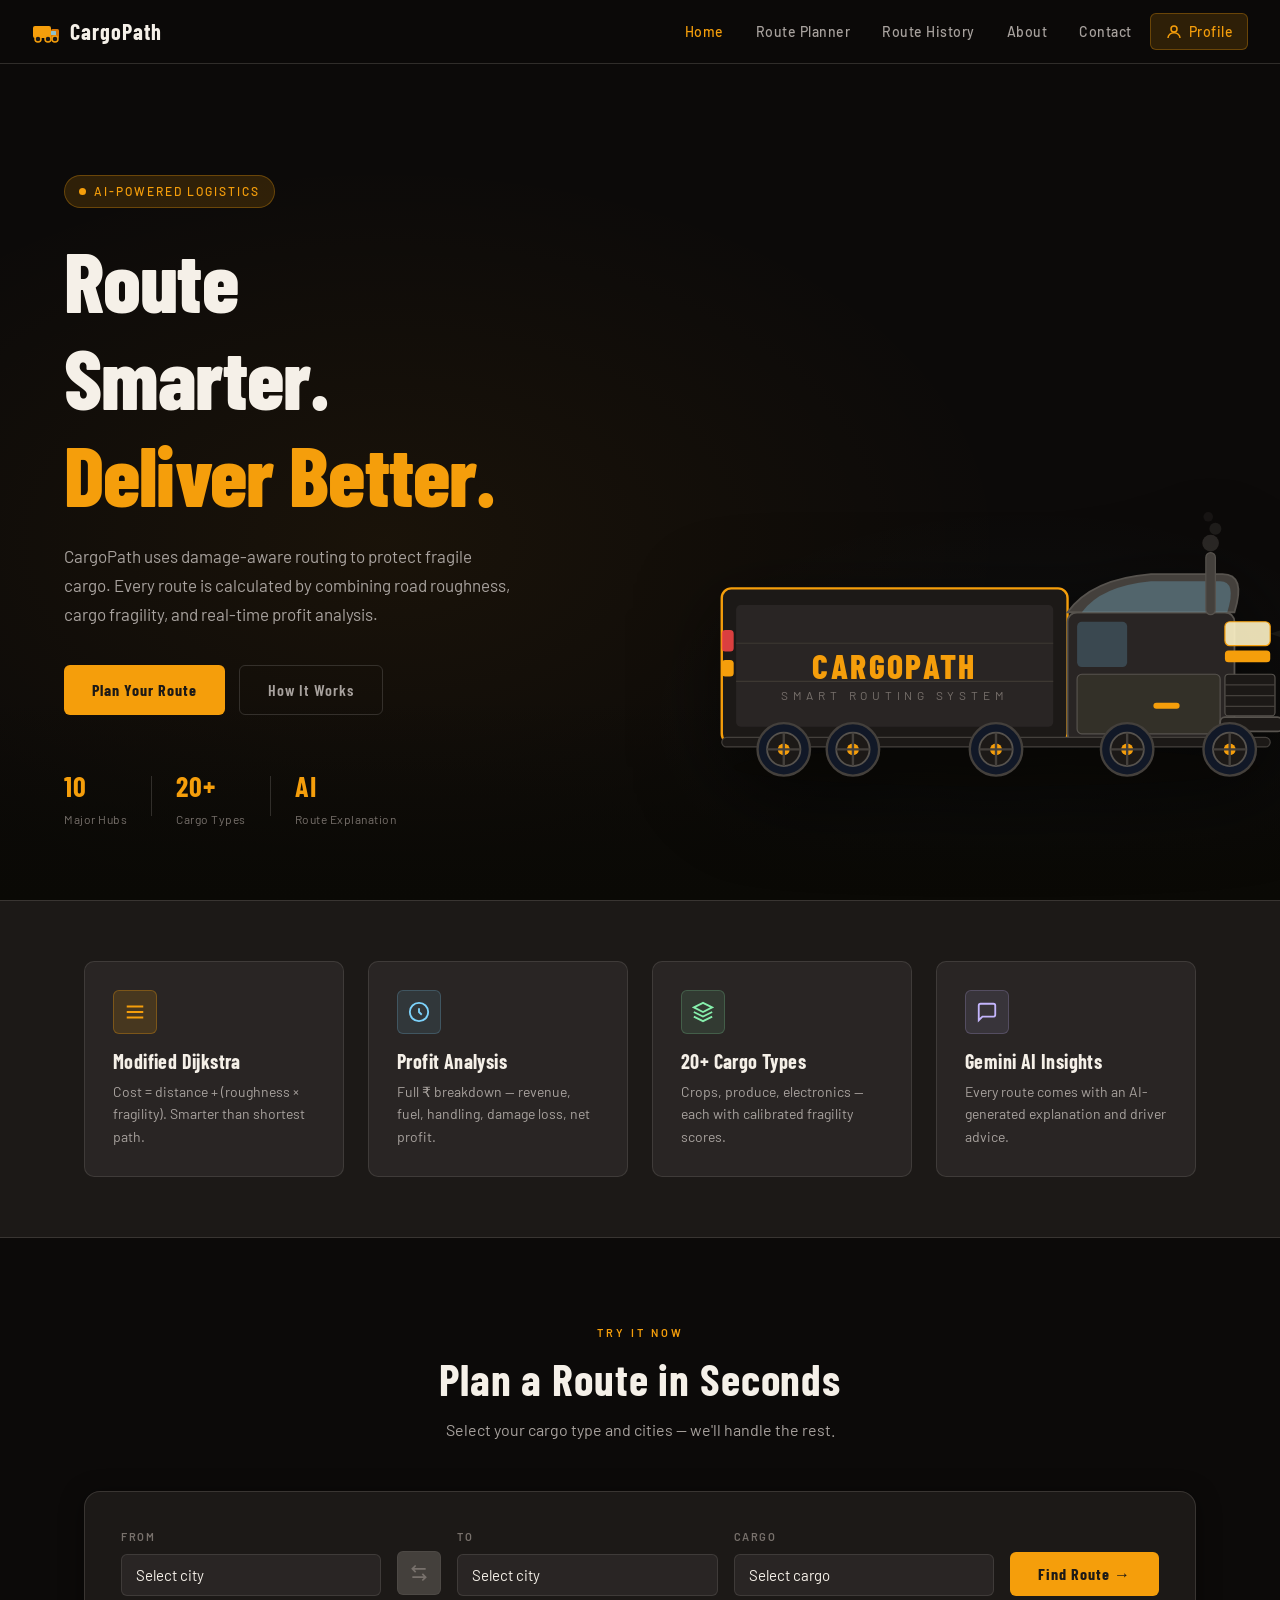
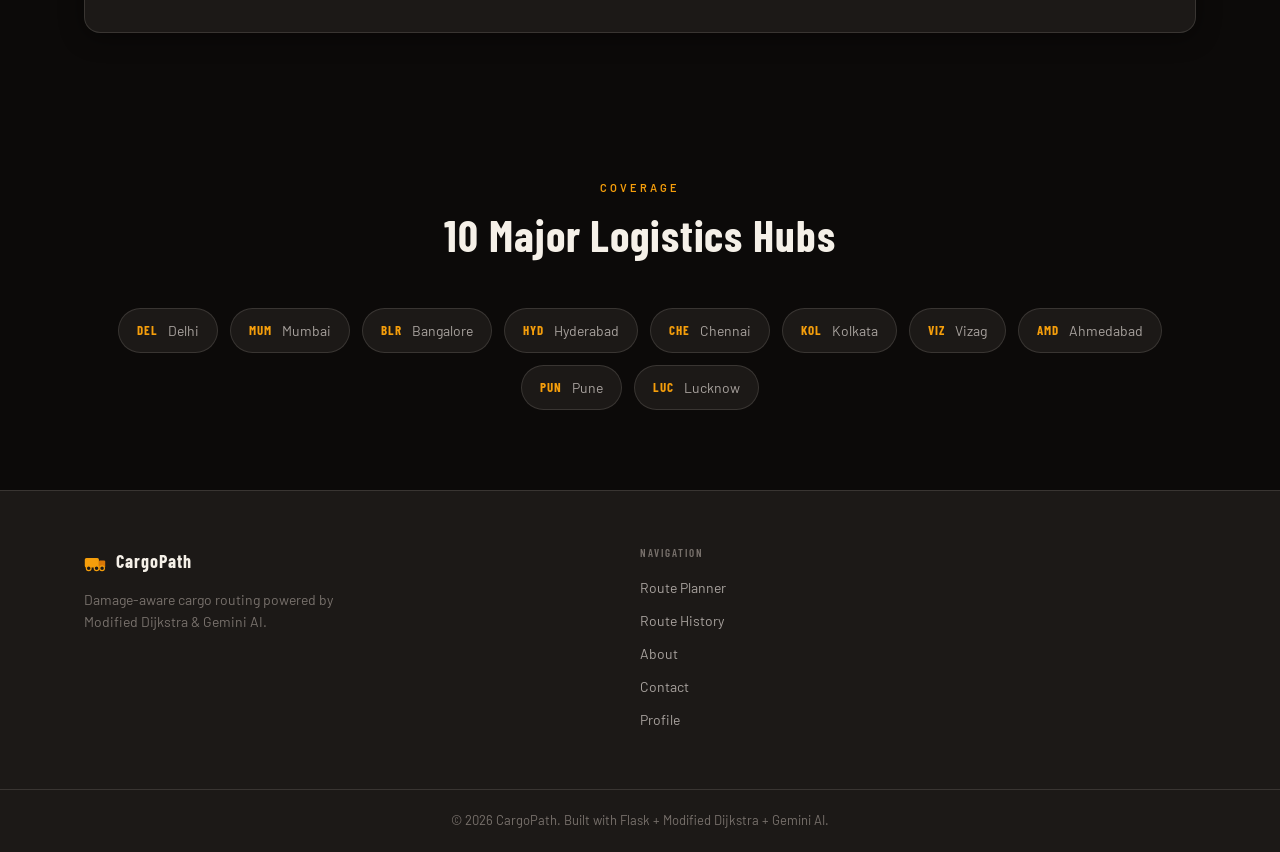
<file: templates/index.html>
<!DOCTYPE html>
<html lang="en">
<head>
<meta charset="UTF-8">
<meta name="viewport" content="width=device-width, initial-scale=1.0">
<title>CargoPath — Smart Cargo Routing</title>
<link rel="preconnect" href="https://fonts.googleapis.com">
<link href="https://fonts.googleapis.com/css2?family=Barlow+Condensed:wght@400;600;700;800&family=Barlow:wght@300;400;500;600&display=swap" rel="stylesheet">
<link rel="stylesheet" href="/static/style.css">
</head>
<body>
<nav class="navbar">
  <a href="/" class="nav-logo">
    <svg width="28" height="28" viewBox="0 0 28 28" fill="none"><rect x="1" y="9" width="18" height="12" rx="2" fill="#F59E0B"/><rect x="19" y="12" width="8" height="9" rx="1.5" fill="#D97706"/><circle cx="6" cy="22" r="3" fill="#1C1917" stroke="#F59E0B" stroke-width="1.5"/><circle cx="16" cy="22" r="3" fill="#1C1917" stroke="#F59E0B" stroke-width="1.5"/><circle cx="23" cy="22" r="3" fill="#1C1917" stroke="#F59E0B" stroke-width="1.5"/><rect x="19" y="14" width="5" height="4" rx="0.5" fill="#7DD3FC" opacity="0.8"/></svg>
    CargoPath
  </a>
  <ul class="nav-links" id="navMenu">
    <li><a href="/" class="active">Home</a></li>
    <li><a href="/route-planner">Route Planner</a></li>
    <li><a href="/history">Route History</a></li>
    <li><a href="/about">About</a></li>
    <li><a href="/contact">Contact</a></li>
    <li><a href="/profile" class="nav-profile">
      <svg width="18" height="18" viewBox="0 0 24 24" fill="none" stroke="currentColor" stroke-width="2"><circle cx="12" cy="8" r="4"/><path d="M4 20c0-4 3.6-7 8-7s8 3 8 7"/></svg>Profile
    </a></li>
  </ul>
  <button class="nav-toggle" id="navToggle"><span></span><span></span><span></span></button>
</nav>

<section class="hero">
  <div class="hero-bg">
    <div class="road-lines">
      <div class="road-stripe"></div><div class="road-stripe"></div><div class="road-stripe"></div>
      <div class="road-stripe"></div><div class="road-stripe"></div>
    </div>
  </div>
  <div class="hero-content">
    <div class="hero-badge"><span class="badge-dot"></span>AI-Powered Logistics</div>
    <h1 class="hero-title">Route Smarter.<br><span class="text-amber">Deliver Better.</span></h1>
    <p class="hero-sub">CargoPath uses damage-aware routing to protect fragile cargo. Every route is calculated by combining road roughness, cargo fragility, and real-time profit analysis.</p>
    <div class="hero-cta">
      <a href="/route-planner" class="btn-primary">Plan Your Route</a>
      <a href="/about" class="btn-ghost">How It Works</a>
    </div>
    <div class="hero-stats">
      <div class="stat-item"><span class="stat-num">10</span><span class="stat-label">Major Hubs</span></div>
      <div class="stat-divider"></div>
      <div class="stat-item"><span class="stat-num">20+</span><span class="stat-label">Cargo Types</span></div>
      <div class="stat-divider"></div>
      <div class="stat-item"><span class="stat-num">AI</span><span class="stat-label">Route Explanation</span></div>
    </div>
  </div>

  <div class="hero-truck">
    <svg class="truck-svg" viewBox="0 0 520 260" fill="none" xmlns="http://www.w3.org/2000/svg">
      <ellipse cx="260" cy="230" rx="220" ry="16" fill="#0a0905" opacity="0.5"/>
      <rect x="30" y="80" width="290" height="130" rx="8" fill="#1C1917"/>
      <rect x="30" y="80" width="290" height="130" rx="8" stroke="#F59E0B" stroke-width="2"/>
      <rect x="42" y="94" width="266" height="102" rx="4" fill="#292524"/>
      <text x="175" y="156" font-family="Barlow Condensed, sans-serif" font-size="28" font-weight="800" fill="#F59E0B" text-anchor="middle" letter-spacing="2">CARGOPATH</text>
      <text x="175" y="174" font-family="Barlow, sans-serif" font-size="10" fill="#78716C" text-anchor="middle" letter-spacing="4">SMART ROUTING SYSTEM</text>
      <line x1="42" y1="126" x2="308" y2="126" stroke="#3D3832" stroke-width="1"/>
      <line x1="42" y1="158" x2="308" y2="158" stroke="#3D3832" stroke-width="1"/>
      <rect x="320" y="100" width="140" height="110" rx="8" fill="#292524"/>
      <rect x="320" y="100" width="140" height="110" rx="8" stroke="#57534E" stroke-width="1.5"/>
      <path d="M320 100 Q340 72 390 68 L450 68 Q470 68 460 100 Z" fill="#44403C"/>
      <path d="M320 100 Q340 72 390 68 L450 68 Q470 68 460 100 Z" stroke="#57534E" stroke-width="1.5"/>
      <path d="M332 100 Q348 78 390 74 L448 74 Q462 74 454 100 Z" fill="#7DD3FC" opacity="0.25"/>
      <rect x="328" y="108" width="42" height="38" rx="4" fill="#7DD3FC" opacity="0.2"/>
      <rect x="328" y="152" width="120" height="50" rx="4" fill="#333028" stroke="#57534E" stroke-width="1"/>
      <rect x="392" y="176" width="22" height="5" rx="2.5" fill="#F59E0B"/>
      <rect x="436" y="50" width="8" height="52" rx="4" fill="#44403C" stroke="#57534E" stroke-width="1"/>
      <circle cx="440" cy="42" r="7" fill="#57534E" opacity="0.4" class="smoke smoke1"/>
      <circle cx="444" cy="30" r="5" fill="#57534E" opacity="0.25" class="smoke smoke2"/>
      <circle cx="438" cy="20" r="4" fill="#57534E" opacity="0.15" class="smoke smoke3"/>
      <rect x="452" y="152" width="42" height="35" rx="3" fill="#1C1917" stroke="#57534E" stroke-width="1"/>
      <line x1="452" y1="161" x2="494" y2="161" stroke="#44403C" stroke-width="1"/>
      <line x1="452" y1="170" x2="494" y2="170" stroke="#44403C" stroke-width="1"/>
      <line x1="452" y1="179" x2="494" y2="179" stroke="#44403C" stroke-width="1"/>
      <rect x="452" y="108" width="38" height="20" rx="4" fill="#FEF3C7" opacity="0.9"/>
      <rect x="452" y="108" width="38" height="20" rx="4" stroke="#F59E0B" stroke-width="1"/>
      <path d="M490 118 L520 108 L520 128 Z" fill="#FEF3C7" opacity="0.06"/>
      <rect x="452" y="132" width="38" height="10" rx="3" fill="#F59E0B" class="blink"/>
      <rect x="448" y="188" width="52" height="12" rx="4" fill="#1C1917" stroke="#57534E" stroke-width="1.5"/>
      <rect x="30" y="205" width="460" height="8" rx="4" fill="#1C1917" stroke="#44403C" stroke-width="1"/>
      <circle cx="82"  cy="215" r="22" fill="#111827" stroke="#44403C" stroke-width="2"/>
      <circle cx="82"  cy="215" r="14" fill="#1C1917" stroke="#57534E" stroke-width="1.5"/>
      <circle cx="82"  cy="215" r="5" fill="#F59E0B"/>
      <line x1="82" y1="201" x2="82" y2="229" stroke="#44403C" stroke-width="2"/>
      <line x1="68" y1="215" x2="96" y2="215" stroke="#44403C" stroke-width="2"/>
      <circle cx="140" cy="215" r="22" fill="#111827" stroke="#44403C" stroke-width="2"/>
      <circle cx="140" cy="215" r="14" fill="#1C1917" stroke="#57534E" stroke-width="1.5"/>
      <circle cx="140" cy="215" r="5" fill="#F59E0B"/>
      <line x1="140" y1="201" x2="140" y2="229" stroke="#44403C" stroke-width="2"/>
      <line x1="126" y1="215" x2="154" y2="215" stroke="#44403C" stroke-width="2"/>
      <circle cx="260" cy="215" r="22" fill="#111827" stroke="#44403C" stroke-width="2"/>
      <circle cx="260" cy="215" r="14" fill="#1C1917" stroke="#57534E" stroke-width="1.5"/>
      <circle cx="260" cy="215" r="5" fill="#F59E0B"/>
      <line x1="260" y1="201" x2="260" y2="229" stroke="#44403C" stroke-width="2"/>
      <line x1="246" y1="215" x2="274" y2="215" stroke="#44403C" stroke-width="2"/>
      <circle cx="370" cy="215" r="22" fill="#111827" stroke="#44403C" stroke-width="2"/>
      <circle cx="370" cy="215" r="14" fill="#1C1917" stroke="#57534E" stroke-width="1.5"/>
      <circle cx="370" cy="215" r="5" fill="#F59E0B"/>
      <line x1="370" y1="201" x2="370" y2="229" stroke="#44403C" stroke-width="2"/>
      <line x1="356" y1="215" x2="384" y2="215" stroke="#44403C" stroke-width="2"/>
      <circle cx="456" cy="215" r="22" fill="#111827" stroke="#44403C" stroke-width="2"/>
      <circle cx="456" cy="215" r="14" fill="#1C1917" stroke="#57534E" stroke-width="1.5"/>
      <circle cx="456" cy="215" r="5" fill="#F59E0B"/>
      <line x1="456" y1="201" x2="456" y2="229" stroke="#44403C" stroke-width="2"/>
      <line x1="442" y1="215" x2="470" y2="215" stroke="#44403C" stroke-width="2"/>
      <rect x="30" y="115" width="10" height="18" rx="3" fill="#EF4444" opacity="0.9" class="tail-blink"/>
      <rect x="30" y="140" width="10" height="14" rx="3" fill="#F59E0B" class="blink"/>
    </svg>
  </div>
</section>

<section class="features-strip">
  <div class="container">
    <div class="features-grid">
      <div class="feature-card">
        <div class="feature-icon amber"><svg width="22" height="22" viewBox="0 0 24 24" fill="none" stroke="currentColor" stroke-width="2"><path d="M3 12h18M3 6h18M3 18h18"/></svg></div>
        <h3>Modified Dijkstra</h3>
        <p>Cost = distance + (roughness × fragility). Smarter than shortest path.</p>
      </div>
      <div class="feature-card">
        <div class="feature-icon blue"><svg width="22" height="22" viewBox="0 0 24 24" fill="none" stroke="currentColor" stroke-width="2"><circle cx="12" cy="12" r="10"/><path d="M12 8v4l3 3"/></svg></div>
        <h3>Profit Analysis</h3>
        <p>Full ₹ breakdown — revenue, fuel, handling, damage loss, net profit.</p>
      </div>
      <div class="feature-card">
        <div class="feature-icon green"><svg width="22" height="22" viewBox="0 0 24 24" fill="none" stroke="currentColor" stroke-width="2"><path d="M12 2L2 7l10 5 10-5-10-5zM2 17l10 5 10-5M2 12l10 5 10-5"/></svg></div>
        <h3>20+ Cargo Types</h3>
        <p>Crops, produce, electronics — each with calibrated fragility scores.</p>
      </div>
      <div class="feature-card">
        <div class="feature-icon purple"><svg width="22" height="22" viewBox="0 0 24 24" fill="none" stroke="currentColor" stroke-width="2"><path d="M21 15a2 2 0 0 1-2 2H7l-4 4V5a2 2 0 0 1 2-2h14a2 2 0 0 1 2 2z"/></svg></div>
        <h3>Gemini AI Insights</h3>
        <p>Every route comes with an AI-generated explanation and driver advice.</p>
      </div>
    </div>
  </div>
</section>

<section class="route-preview">
  <div class="container">
    <div class="section-header">
      <span class="section-tag">Try It Now</span>
      <h2>Plan a Route in Seconds</h2>
      <p>Select your cargo type and cities — we'll handle the rest.</p>
    </div>
    <div class="quick-form-card">
      <div class="quick-form">
        <div class="form-group">
          <label>From</label>
          <select id="quickFrom">
            <option value="">Select city</option>
            <option value="DEL">Delhi (DEL)</option><option value="MUM">Mumbai (MUM)</option>
            <option value="BLR">Bangalore (BLR)</option><option value="HYD">Hyderabad (HYD)</option>
            <option value="CHE">Chennai (CHE)</option><option value="KOL">Kolkata (KOL)</option>
            <option value="VIZ">Vizag (VIZ)</option><option value="AMD">Ahmedabad (AMD)</option>
            <option value="PUN">Pune (PUN)</option><option value="LUC">Lucknow (LUC)</option>
          </select>
        </div>
        <div class="form-swap" onclick="swapCities()">
          <svg width="20" height="20" viewBox="0 0 24 24" fill="none" stroke="currentColor" stroke-width="2"><path d="M8 3L4 7l4 4M4 7h16M16 21l4-4-4-4M20 17H4"/></svg>
        </div>
        <div class="form-group">
          <label>To</label>
          <select id="quickTo">
            <option value="">Select city</option>
            <option value="DEL">Delhi (DEL)</option><option value="MUM">Mumbai (MUM)</option>
            <option value="BLR">Bangalore (BLR)</option><option value="HYD">Hyderabad (HYD)</option>
            <option value="CHE">Chennai (CHE)</option><option value="KOL">Kolkata (KOL)</option>
            <option value="VIZ">Vizag (VIZ)</option><option value="AMD">Ahmedabad (AMD)</option>
            <option value="PUN">Pune (PUN)</option><option value="LUC">Lucknow (LUC)</option>
          </select>
        </div>
        <div class="form-group">
          <label>Cargo</label>
          <select id="quickCargo">
            <option value="">Select cargo</option>
            <optgroup label="Crops"><option>Tomato</option><option>Potato</option><option>Onion</option><option>Mango</option><option>Grapes</option><option>Wheat</option><option>Rice</option><option>Banana</option><option>Apple</option><option>Strawberry</option></optgroup>
            <optgroup label="Goods"><option>Electronics</option><option>Furniture</option><option>Glassware</option><option>Textiles</option><option>Pharmaceuticals</option></optgroup>
          </select>
        </div>
        <a href="/route-planner" class="btn-primary btn-go">Find Route →</a>
      </div>
    </div>
  </div>
</section>

<section class="cities-section">
  <div class="container">
    <div class="section-header"><span class="section-tag">Coverage</span><h2>10 Major Logistics Hubs</h2></div>
    <div class="cities-grid">
      <div class="city-chip"><span class="city-code">DEL</span> Delhi</div>
      <div class="city-chip"><span class="city-code">MUM</span> Mumbai</div>
      <div class="city-chip"><span class="city-code">BLR</span> Bangalore</div>
      <div class="city-chip"><span class="city-code">HYD</span> Hyderabad</div>
      <div class="city-chip"><span class="city-code">CHE</span> Chennai</div>
      <div class="city-chip"><span class="city-code">KOL</span> Kolkata</div>
      <div class="city-chip"><span class="city-code">VIZ</span> Vizag</div>
      <div class="city-chip"><span class="city-code">AMD</span> Ahmedabad</div>
      <div class="city-chip"><span class="city-code">PUN</span> Pune</div>
      <div class="city-chip"><span class="city-code">LUC</span> Lucknow</div>
    </div>
  </div>
</section>

<footer class="footer">
  <div class="container footer-inner">
    <div class="footer-brand">
      <a href="/" class="nav-logo" style="margin-bottom:12px">
        <svg width="22" height="22" viewBox="0 0 28 28" fill="none"><rect x="1" y="9" width="18" height="12" rx="2" fill="#F59E0B"/><rect x="19" y="12" width="8" height="9" rx="1.5" fill="#D97706"/><circle cx="6" cy="22" r="3" fill="#1C1917" stroke="#F59E0B" stroke-width="1.5"/><circle cx="16" cy="22" r="3" fill="#1C1917" stroke="#F59E0B" stroke-width="1.5"/><circle cx="23" cy="22" r="3" fill="#1C1917" stroke="#F59E0B" stroke-width="1.5"/></svg>
        CargoPath
      </a>
      <p>Damage-aware cargo routing powered by Modified Dijkstra & Gemini AI.</p>
    </div>
    <div class="footer-links">
      <h4>Navigation</h4>
      <a href="/route-planner">Route Planner</a>
      <a href="/history">Route History</a>
      <a href="/about">About</a>
      <a href="/contact">Contact</a>
      <a href="/profile">Profile</a>
    </div>
  </div>
  <div class="footer-bottom"><p>© 2026 CargoPath. Built with Flask + Modified Dijkstra + Gemini AI.</p></div>
</footer>
<script>
function swapCities(){const f=document.getElementById('quickFrom'),t=document.getElementById('quickTo');const tmp=f.value;f.value=t.value;t.value=tmp;}
document.getElementById('navToggle').addEventListener('click',()=>document.getElementById('navMenu').classList.toggle('open'));
</script>
</body>
</html>
</file>
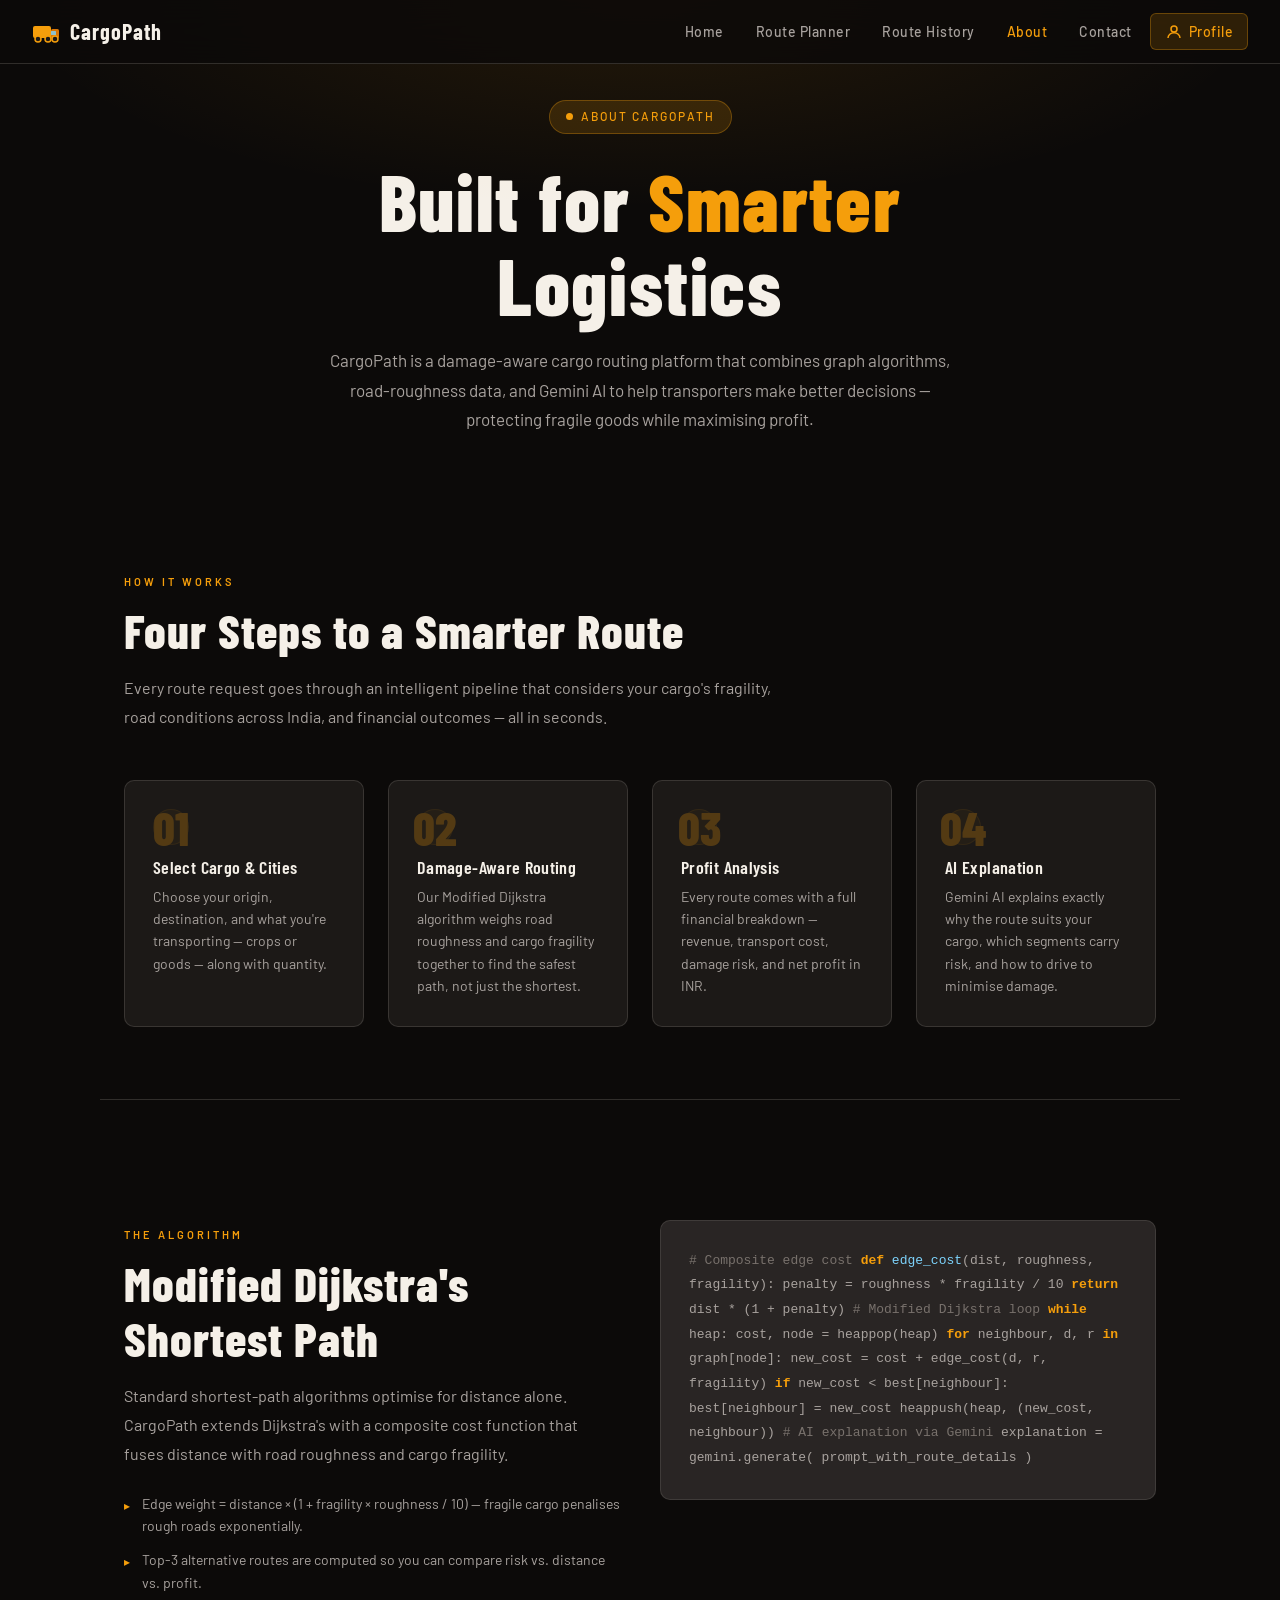
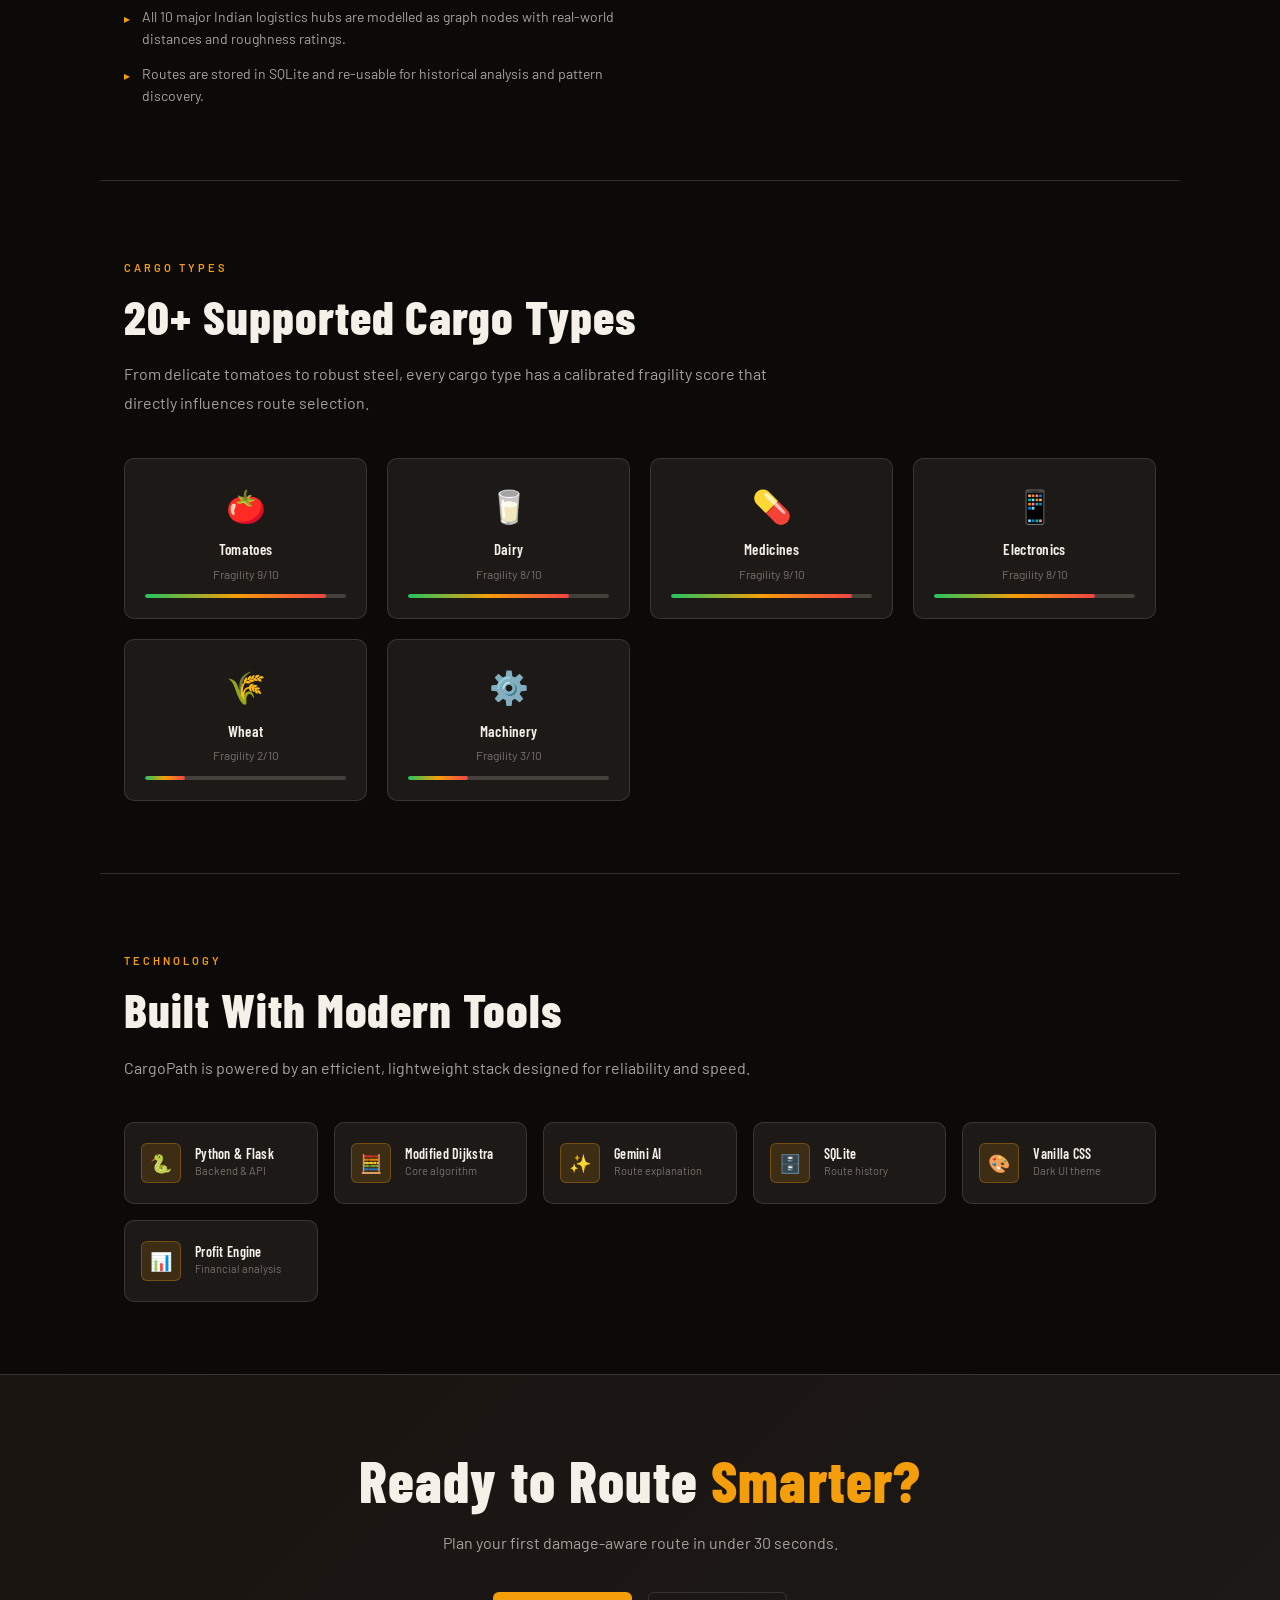
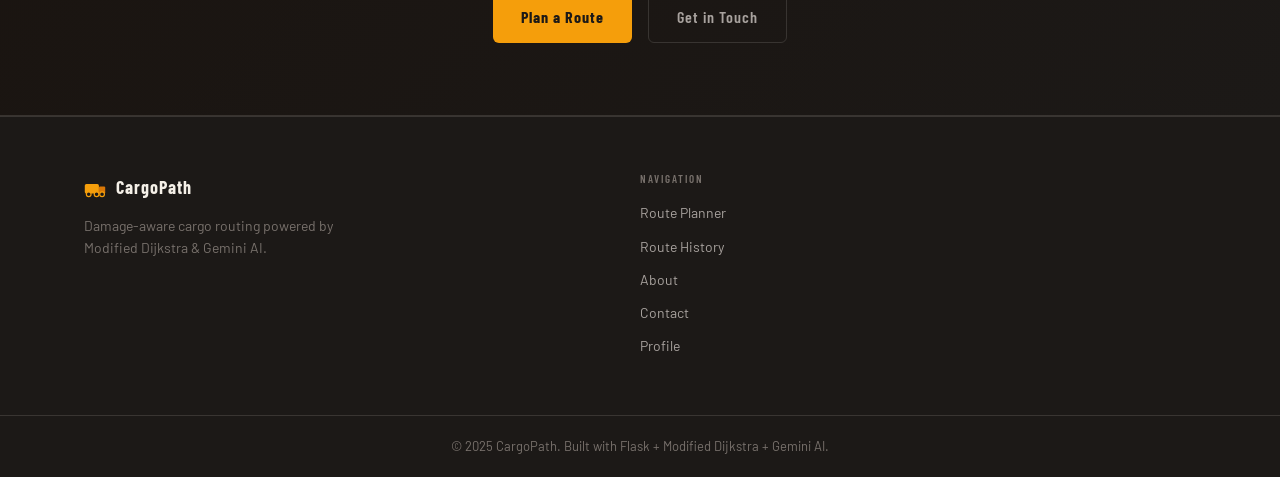
<file: templates/About.html>
<!DOCTYPE html>
<html lang="en">
<head>
<meta charset="UTF-8">
<meta name="viewport" content="width=device-width, initial-scale=1.0">
<title>About — CargoPath</title>
<link rel="preconnect" href="https://fonts.googleapis.com">
<link href="https://fonts.googleapis.com/css2?family=Barlow+Condensed:wght@400;600;700;800&family=Barlow:wght@300;400;500;600&display=swap" rel="stylesheet">
<link rel="stylesheet" href="/static/style.css">
<style>
/* ── Page Hero ── */
.about-hero {
  padding: 100px 24px 60px;
  text-align: center;
  position: relative;
  overflow: hidden;
}
.about-hero::before {
  content: '';
  position: absolute; inset: 0;
  background: radial-gradient(ellipse 70% 60% at 50% 0%,
    rgba(245,158,11,0.10) 0%, transparent 70%);
  pointer-events: none;
}
.about-hero .hero-badge {
  display: inline-flex; align-items: center; gap: 8px;
  background: var(--amber-glow); border: 1px solid var(--border-amber);
  border-radius: 99px; padding: 6px 16px;
  font-size: 12px; letter-spacing: 2px; text-transform: uppercase;
  color: var(--amber); margin-bottom: 24px;
}
.about-hero h1 {
  font-family: 'Barlow Condensed', sans-serif;
  font-size: clamp(46px, 7vw, 80px);
  font-weight: 800; line-height: 1.05;
  color: var(--text-primary); margin-bottom: 20px;
}
.about-hero h1 span { color: var(--amber); }
.about-hero p {
  font-size: 17px; color: var(--text-secondary);
  line-height: 1.75; max-width: 620px; margin: 0 auto;
}

/* ── Section common ── */
.about-section {
  padding: 72px 24px;
  max-width: 1080px;
  margin: 0 auto;
}
.about-section + .about-section {
  border-top: 1px solid var(--border);
}
.section-tag {
  font-size: 11px; letter-spacing: 3px; text-transform: uppercase;
  color: var(--amber); font-weight: 600; margin-bottom: 12px;
}
.section-title {
  font-family: 'Barlow Condensed', sans-serif;
  font-size: clamp(32px, 4vw, 48px); font-weight: 800;
  color: var(--text-primary); margin-bottom: 16px;
}
.section-body {
  font-size: 16px; color: var(--text-secondary);
  line-height: 1.8; max-width: 680px;
}

/* ── How it works steps ── */
.steps-grid {
  display: grid;
  grid-template-columns: repeat(auto-fit, minmax(220px, 1fr));
  gap: 24px;
  margin-top: 48px;
}
.step-card {
  background: var(--bg-800);
  border: 1px solid var(--border);
  border-radius: var(--radius-md);
  padding: 28px;
  transition: border-color 0.2s, transform 0.2s;
  position: relative;
  overflow: hidden;
}
.step-card::before {
  content: '';
  position: absolute; top: 0; left: 0; right: 0;
  height: 2px;
  background: linear-gradient(90deg, var(--amber), transparent);
  opacity: 0;
  transition: opacity 0.2s;
}
.step-card:hover { border-color: var(--border-amber); transform: translateY(-4px); }
.step-card:hover::before { opacity: 1; }
.step-num {
  font-family: 'Barlow Condensed', sans-serif;
  font-size: 48px; font-weight: 800;
  color: var(--amber); opacity: 0.25;
  line-height: 1; margin-bottom: 12px;
}
.step-card h3 { font-size: 18px; font-weight: 600; margin-bottom: 8px; }
.step-card p { font-size: 14px; color: var(--text-secondary); line-height: 1.6; }

/* ── Algorithm two-column ── */
.algo-grid {
  display: grid;
  grid-template-columns: 1fr 1fr;
  gap: 40px;
  margin-top: 48px;
  align-items: start;
}
.algo-text .section-body { margin-bottom: 24px; }
.algo-detail-list {
  list-style: none; padding: 0; margin: 0;
  display: flex; flex-direction: column; gap: 12px;
}
.algo-detail-list li {
  display: flex; align-items: flex-start; gap: 12px;
  font-size: 14px; color: var(--text-secondary); line-height: 1.6;
}
.algo-detail-list li::before {
  content: '▸';
  color: var(--amber); font-size: 12px; margin-top: 3px; flex-shrink: 0;
}
.algo-code-block {
  background: var(--bg-700);
  border: 1px solid var(--border);
  border-radius: var(--radius-md);
  padding: 28px;
  font-family: 'Courier New', monospace;
  font-size: 13px;
  line-height: 1.9;
  color: var(--text-secondary);
  overflow-x: auto;
}
.algo-code-block .kw { color: var(--amber); font-weight: 700; }
.algo-code-block .cm { color: var(--text-muted); }
.algo-code-block .fn { color: #7DD3FC; }

/* ── Cargo cards ── */
.cargo-grid {
  display: grid;
  grid-template-columns: repeat(auto-fit, minmax(200px, 1fr));
  gap: 20px;
  margin-top: 40px;
}
.cargo-card {
  background: var(--bg-800);
  border: 1px solid var(--border);
  border-radius: var(--radius-md);
  padding: 20px;
  text-align: center;
  transition: border-color 0.2s, transform 0.2s;
}
.cargo-card:hover { border-color: var(--border-amber); transform: translateY(-3px); }
.cargo-emoji { font-size: 32px; margin-bottom: 10px; }
.cargo-card h4 { font-size: 15px; font-weight: 600; margin-bottom: 6px; }
.cargo-card p { font-size: 12px; color: var(--text-muted); }
.fragility-bar {
  margin-top: 10px;
  height: 4px; background: var(--bg-600);
  border-radius: 2px; overflow: hidden;
}
.fragility-fill {
  height: 100%; border-radius: 2px;
  background: linear-gradient(90deg, #22c55e, #f59e0b, #ef4444);
}

/* ── Team / Tech stack ── */
.stack-grid {
  display: grid;
  grid-template-columns: repeat(auto-fit, minmax(160px, 1fr));
  gap: 16px;
  margin-top: 40px;
}
.stack-item {
  background: var(--bg-800);
  border: 1px solid var(--border);
  border-radius: var(--radius-md);
  padding: 20px 16px;
  display: flex; align-items: center; gap: 14px;
}
.stack-icon {
  width: 40px; height: 40px; border-radius: var(--radius-sm);
  background: var(--amber-glow); border: 1px solid var(--border-amber);
  display: flex; align-items: center; justify-content: center;
  color: var(--amber); flex-shrink: 0; font-size: 18px;
}
.stack-item h4 { font-size: 14px; font-weight: 600; }
.stack-item p { font-size: 11px; color: var(--text-muted); }

/* ── CTA banner ── */
.about-cta {
  background: linear-gradient(135deg, #1a1410 0%, var(--bg-800) 100%);
  border-top: 1px solid var(--border);
  border-bottom: 1px solid var(--border);
  padding: 72px 24px;
  text-align: center;
}
.about-cta h2 {
  font-family: 'Barlow Condensed', sans-serif;
  font-size: clamp(36px, 5vw, 58px); font-weight: 800;
  color: var(--text-primary); margin-bottom: 16px;
}
.about-cta h2 span { color: var(--amber); }
.about-cta p { font-size: 16px; color: var(--text-secondary); margin-bottom: 36px; }
.about-cta-btns { display: flex; gap: 16px; justify-content: center; flex-wrap: wrap; }

@media (max-width: 768px) {
  .algo-grid { grid-template-columns: 1fr; }
  .about-section { padding: 52px 20px; }
}
</style>
</head>
<body>
<nav class="navbar">
  <a href="/" class="nav-logo">
    <svg width="28" height="28" viewBox="0 0 28 28" fill="none"><rect x="1" y="9" width="18" height="12" rx="2" fill="#F59E0B"/><rect x="19" y="12" width="8" height="9" rx="1.5" fill="#D97706"/><circle cx="6" cy="22" r="3" fill="#1C1917" stroke="#F59E0B" stroke-width="1.5"/><circle cx="16" cy="22" r="3" fill="#1C1917" stroke="#F59E0B" stroke-width="1.5"/><circle cx="23" cy="22" r="3" fill="#1C1917" stroke="#F59E0B" stroke-width="1.5"/><rect x="19" y="14" width="5" height="4" rx="0.5" fill="#7DD3FC" opacity="0.8"/></svg>
    CargoPath
  </a>
  <ul class="nav-links" id="navMenu">
    <li><a href="/">Home</a></li>
    <li><a href="/route-planner">Route Planner</a></li>
    <li><a href="/history">Route History</a></li>
    <li><a href="/about" class="active">About</a></li>
    <li><a href="/contact">Contact</a></li>
    <li><a href="/profile" class="nav-profile">
      <svg width="18" height="18" viewBox="0 0 24 24" fill="none" stroke="currentColor" stroke-width="2"><circle cx="12" cy="8" r="4"/><path d="M4 20c0-4 3.6-7 8-7s8 3 8 7"/></svg>Profile
    </a></li>
  </ul>
  <button class="nav-toggle" id="navToggle"><span></span><span></span><span></span></button>
</nav>

<!-- Hero -->
<section class="about-hero">
  <div class="hero-badge"><span class="badge-dot"></span>About CargoPath</div>
  <h1>Built for <span>Smarter</span><br>Logistics</h1>
  <p>CargoPath is a damage-aware cargo routing platform that combines graph algorithms, road-roughness data, and Gemini AI to help transporters make better decisions — protecting fragile goods while maximising profit.</p>
</section>

<!-- How It Works -->
<section class="about-section">
  <div class="section-tag">How It Works</div>
  <h2 class="section-title">Four Steps to a Smarter Route</h2>
  <p class="section-body">Every route request goes through an intelligent pipeline that considers your cargo's fragility, road conditions across India, and financial outcomes — all in seconds.</p>

  <div class="steps-grid">
    <div class="step-card">
      <div class="step-num">01</div>
      <h3>Select Cargo &amp; Cities</h3>
      <p>Choose your origin, destination, and what you're transporting — crops or goods — along with quantity.</p>
    </div>
    <div class="step-card">
      <div class="step-num">02</div>
      <h3>Damage-Aware Routing</h3>
      <p>Our Modified Dijkstra algorithm weighs road roughness and cargo fragility together to find the safest path, not just the shortest.</p>
    </div>
    <div class="step-card">
      <div class="step-num">03</div>
      <h3>Profit Analysis</h3>
      <p>Every route comes with a full financial breakdown — revenue, transport cost, damage risk, and net profit in INR.</p>
    </div>
    <div class="step-card">
      <div class="step-num">04</div>
      <h3>AI Explanation</h3>
      <p>Gemini AI explains exactly why the route suits your cargo, which segments carry risk, and how to drive to minimise damage.</p>
    </div>
  </div>
</section>

<!-- Algorithm -->
<section class="about-section">
  <div class="algo-grid">
    <div class="algo-text">
      <div class="section-tag">The Algorithm</div>
      <h2 class="section-title">Modified Dijkstra's Shortest Path</h2>
      <p class="section-body">Standard shortest-path algorithms optimise for distance alone. CargoPath extends Dijkstra's with a composite cost function that fuses distance with road roughness and cargo fragility.</p>
      <ul class="algo-detail-list">
        <li>Edge weight = distance × (1 + fragility × roughness / 10) — fragile cargo penalises rough roads exponentially.</li>
        <li>Top-3 alternative routes are computed so you can compare risk vs. distance vs. profit.</li>
        <li>All 10 major Indian logistics hubs are modelled as graph nodes with real-world distances and roughness ratings.</li>
        <li>Routes are stored in SQLite and re-usable for historical analysis and pattern discovery.</li>
      </ul>
    </div>
    <div class="algo-code-block">
<span class="cm"># Composite edge cost</span>
<span class="kw">def</span> <span class="fn">edge_cost</span>(dist, roughness, fragility):
    penalty = roughness * fragility / 10
    <span class="kw">return</span> dist * (1 + penalty)

<span class="cm"># Modified Dijkstra loop</span>
<span class="kw">while</span> heap:
    cost, node = heappop(heap)
    <span class="kw">for</span> neighbour, d, r <span class="kw">in</span> graph[node]:
        new_cost = cost + edge_cost(d, r, fragility)
        <span class="kw">if</span> new_cost &lt; best[neighbour]:
            best[neighbour] = new_cost
            heappush(heap, (new_cost, neighbour))

<span class="cm"># AI explanation via Gemini</span>
explanation = gemini.generate(
    prompt_with_route_details
)
    </div>
  </div>
</section>

<!-- Cargo Types -->
<section class="about-section">
  <div class="section-tag">Cargo Types</div>
  <h2 class="section-title">20+ Supported Cargo Types</h2>
  <p class="section-body">From delicate tomatoes to robust steel, every cargo type has a calibrated fragility score that directly influences route selection.</p>
  <div class="cargo-grid">
    <div class="cargo-card">
      <div class="cargo-emoji">🍅</div>
      <h4>Tomatoes</h4>
      <p>Fragility 9/10</p>
      <div class="fragility-bar"><div class="fragility-fill" style="width:90%"></div></div>
    </div>
    <div class="cargo-card">
      <div class="cargo-emoji">🥛</div>
      <h4>Dairy</h4>
      <p>Fragility 8/10</p>
      <div class="fragility-bar"><div class="fragility-fill" style="width:80%"></div></div>
    </div>
    <div class="cargo-card">
      <div class="cargo-emoji">💊</div>
      <h4>Medicines</h4>
      <p>Fragility 9/10</p>
      <div class="fragility-bar"><div class="fragility-fill" style="width:90%"></div></div>
    </div>
    <div class="cargo-card">
      <div class="cargo-emoji">📱</div>
      <h4>Electronics</h4>
      <p>Fragility 8/10</p>
      <div class="fragility-bar"><div class="fragility-fill" style="width:80%"></div></div>
    </div>
    <div class="cargo-card">
      <div class="cargo-emoji">🌾</div>
      <h4>Wheat</h4>
      <p>Fragility 2/10</p>
      <div class="fragility-bar"><div class="fragility-fill" style="width:20%"></div></div>
    </div>
    <div class="cargo-card">
      <div class="cargo-emoji">⚙️</div>
      <h4>Machinery</h4>
      <p>Fragility 3/10</p>
      <div class="fragility-bar"><div class="fragility-fill" style="width:30%"></div></div>
    </div>
  </div>
</section>

<!-- Tech Stack -->
<section class="about-section">
  <div class="section-tag">Technology</div>
  <h2 class="section-title">Built With Modern Tools</h2>
  <p class="section-body">CargoPath is powered by an efficient, lightweight stack designed for reliability and speed.</p>
  <div class="stack-grid">
    <div class="stack-item">
      <div class="stack-icon">🐍</div>
      <div><h4>Python &amp; Flask</h4><p>Backend &amp; API</p></div>
    </div>
    <div class="stack-item">
      <div class="stack-icon">🧮</div>
      <div><h4>Modified Dijkstra</h4><p>Core algorithm</p></div>
    </div>
    <div class="stack-item">
      <div class="stack-icon">✨</div>
      <div><h4>Gemini AI</h4><p>Route explanation</p></div>
    </div>
    <div class="stack-item">
      <div class="stack-icon">🗄️</div>
      <div><h4>SQLite</h4><p>Route history</p></div>
    </div>
    <div class="stack-item">
      <div class="stack-icon">🎨</div>
      <div><h4>Vanilla CSS</h4><p>Dark UI theme</p></div>
    </div>
    <div class="stack-item">
      <div class="stack-icon">📊</div>
      <div><h4>Profit Engine</h4><p>Financial analysis</p></div>
    </div>
  </div>
</section>

<!-- CTA -->
<section class="about-cta">
  <h2>Ready to Route <span>Smarter?</span></h2>
  <p>Plan your first damage-aware route in under 30 seconds.</p>
  <div class="about-cta-btns">
    <a href="/route-planner" class="btn-primary">Plan a Route</a>
    <a href="/contact" class="btn-ghost">Get in Touch</a>
  </div>
</section>

<footer class="footer">
  <div class="container footer-inner">
    <div class="footer-brand">
      <a href="/" class="nav-logo" style="margin-bottom:12px">
        <svg width="22" height="22" viewBox="0 0 28 28" fill="none"><rect x="1" y="9" width="18" height="12" rx="2" fill="#F59E0B"/><rect x="19" y="12" width="8" height="9" rx="1.5" fill="#D97706"/><circle cx="6" cy="22" r="3" fill="#1C1917" stroke="#F59E0B" stroke-width="1.5"/><circle cx="16" cy="22" r="3" fill="#1C1917" stroke="#F59E0B" stroke-width="1.5"/><circle cx="23" cy="22" r="3" fill="#1C1917" stroke="#F59E0B" stroke-width="1.5"/></svg>
        CargoPath
      </a>
      <p>Damage-aware cargo routing powered by Modified Dijkstra &amp; Gemini AI.</p>
    </div>
    <div class="footer-links">
      <h4>Navigation</h4>
      <a href="/route-planner">Route Planner</a>
      <a href="/history">Route History</a>
      <a href="/about">About</a>
      <a href="/contact">Contact</a>
      <a href="/profile">Profile</a>
    </div>
  </div>
  <div class="footer-bottom"><p>© 2025 CargoPath. Built with Flask + Modified Dijkstra + Gemini AI.</p></div>
</footer>
<script>
document.getElementById('navToggle').addEventListener('click', () =>
  document.getElementById('navMenu').classList.toggle('open'));
</script>
</body>
</html>
</file>
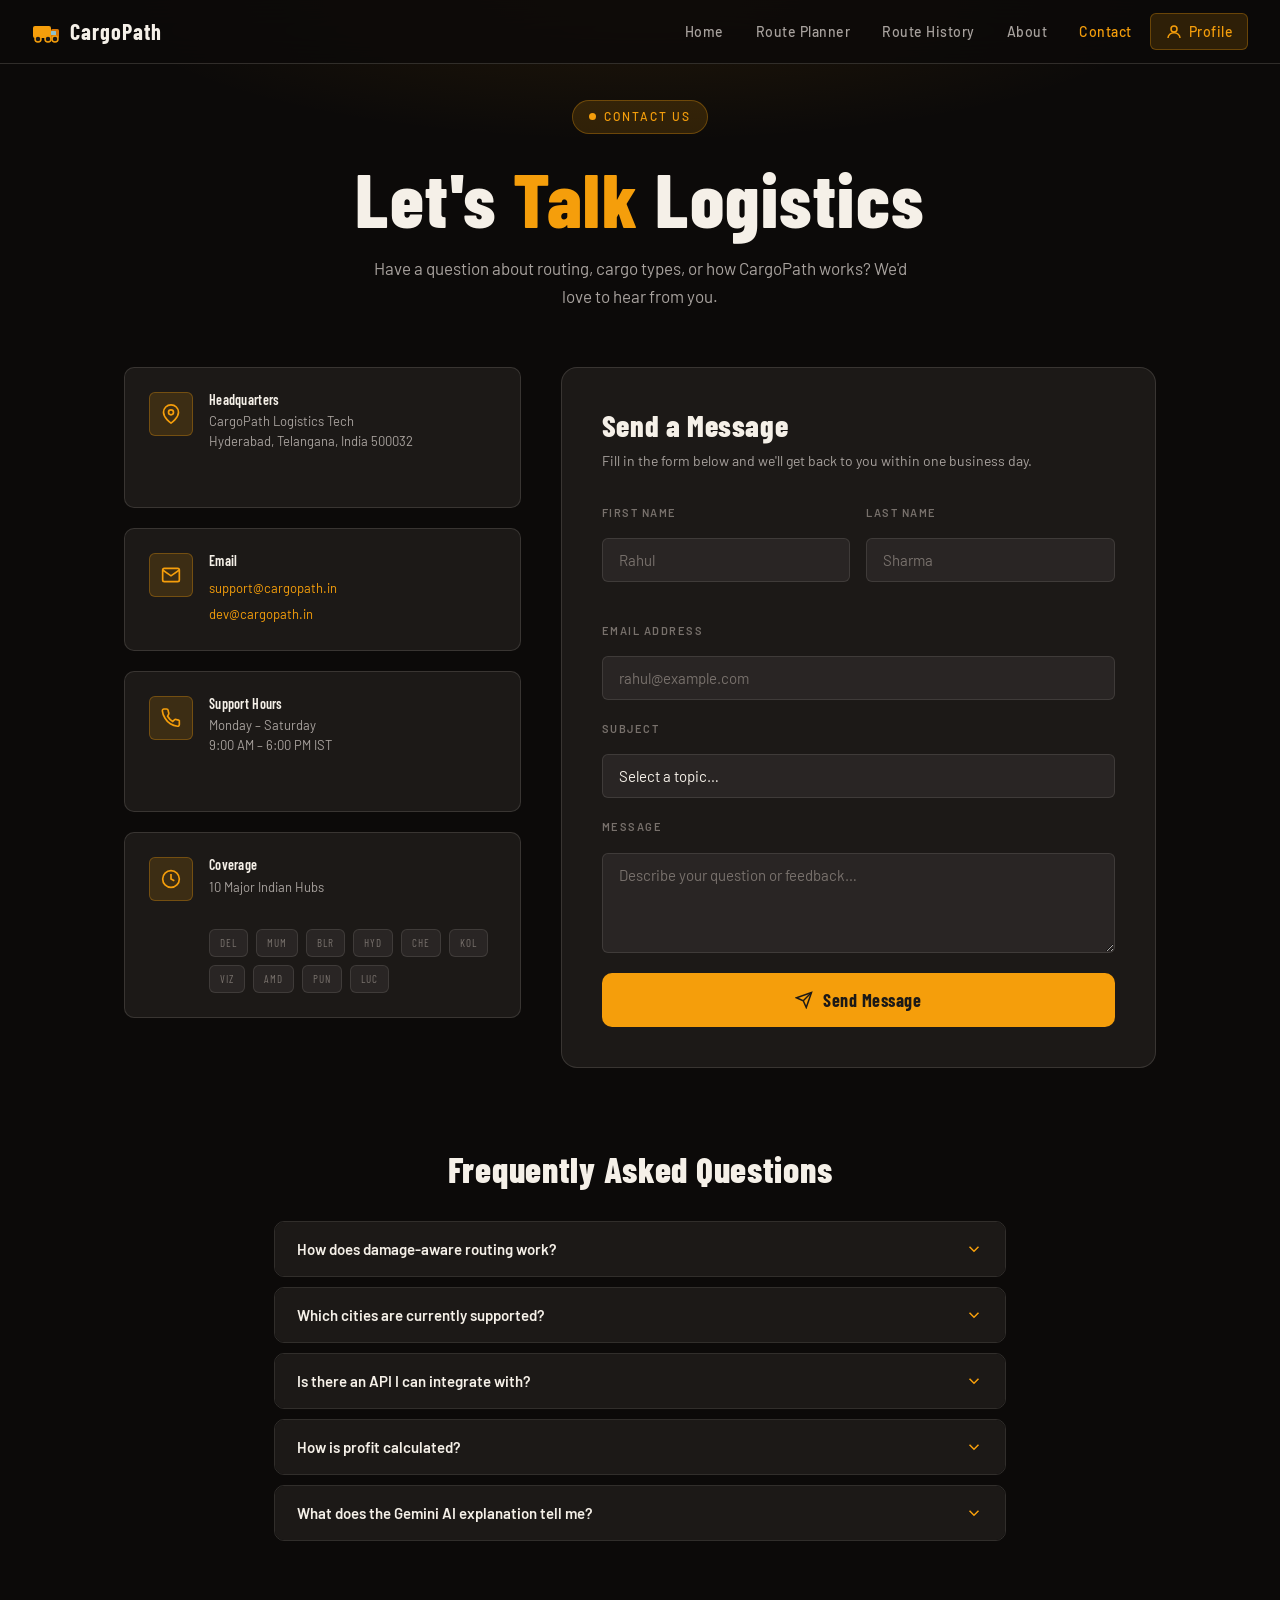
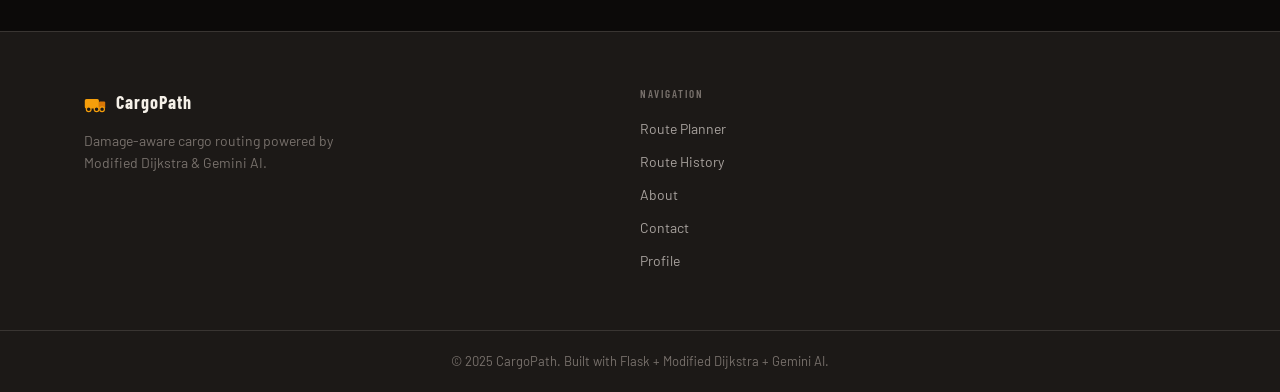
<file: templates/Contact.html>
<!DOCTYPE html>
<html lang="en">
<head>
<meta charset="UTF-8">
<meta name="viewport" content="width=device-width, initial-scale=1.0">
<title>Contact — CargoPath</title>
<link rel="preconnect" href="https://fonts.googleapis.com">
<link href="https://fonts.googleapis.com/css2?family=Barlow+Condensed:wght@400;600;700;800&family=Barlow:wght@300;400;500;600&display=swap" rel="stylesheet">
<link rel="stylesheet" href="/static/style.css">
<style>
/* ── Page layout ── */
.contact-page {
  min-height: 100vh;
  background: var(--bg-900);
}

.contact-hero {
  padding: 100px 24px 56px;
  text-align: center;
  position: relative;
  overflow: hidden;
}
.contact-hero::before {
  content: '';
  position: absolute; inset: 0;
  background: radial-gradient(ellipse 60% 55% at 50% 0%,
    rgba(245,158,11,0.09) 0%, transparent 70%);
  pointer-events: none;
}
.contact-hero .hero-badge {
  display: inline-flex; align-items: center; gap: 8px;
  background: var(--amber-glow); border: 1px solid var(--border-amber);
  border-radius: 99px; padding: 6px 16px;
  font-size: 12px; letter-spacing: 2px; text-transform: uppercase;
  color: var(--amber); margin-bottom: 24px;
}
.contact-hero h1 {
  font-family: 'Barlow Condensed', sans-serif;
  font-size: clamp(44px, 7vw, 76px);
  font-weight: 800; line-height: 1.05;
  color: var(--text-primary); margin-bottom: 16px;
}
.contact-hero h1 span { color: var(--amber); }
.contact-hero p {
  font-size: 17px; color: var(--text-secondary);
  line-height: 1.7; max-width: 560px; margin: 0 auto;
}

/* ── Main grid ── */
.contact-body {
  max-width: 1080px;
  margin: 0 auto;
  padding: 0 24px 80px;
  display: grid;
  grid-template-columns: 1fr 1.5fr;
  gap: 40px;
  align-items: start;
}

/* ── Info panel ── */
.contact-info { display: flex; flex-direction: column; gap: 20px; }

.info-card {
  background: var(--bg-800);
  border: 1px solid var(--border);
  border-radius: var(--radius-md);
  padding: 24px;
  display: flex;
  gap: 16px;
  align-items: flex-start;
  transition: border-color 0.2s, transform 0.2s;
}
.info-card:hover { border-color: var(--border-amber); transform: translateX(4px); }
.info-icon {
  width: 44px; height: 44px; border-radius: var(--radius-sm);
  background: var(--amber-glow); border: 1px solid var(--border-amber);
  display: flex; align-items: center; justify-content: center;
  color: var(--amber); flex-shrink: 0;
}
.info-card h4 { font-size: 14px; font-weight: 600; margin-bottom: 4px; }
.info-card p { font-size: 13px; color: var(--text-secondary); line-height: 1.5; }
.info-card a { color: var(--amber); text-decoration: none; font-size: 13px; }
.info-card a:hover { text-decoration: underline; }

.hub-chips {
  display: flex; flex-wrap: wrap; gap: 8px; margin-top: 6px;
}
.hub-chip {
  background: var(--bg-700); border: 1px solid var(--border);
  border-radius: 6px; padding: 4px 10px;
  font-size: 11px; color: var(--text-muted);
  font-family: 'Barlow Condensed', sans-serif; letter-spacing: 1px;
}

/* ── Form panel ── */
.contact-form-wrap {
  background: var(--bg-800);
  border: 1px solid var(--border);
  border-radius: 16px;
  padding: 40px;
}
.contact-form-wrap h2 {
  font-family: 'Barlow Condensed', sans-serif;
  font-size: 30px; font-weight: 800;
  color: var(--text-primary); margin-bottom: 6px;
}
.contact-form-wrap > p {
  font-size: 14px; color: var(--text-secondary); margin-bottom: 32px;
}

.form-row { display: grid; grid-template-columns: 1fr 1fr; gap: 16px; }
.form-field { margin-bottom: 20px; }
.form-label {
  display: block;
  font-size: 11px; font-weight: 600;
  letter-spacing: 1.5px; text-transform: uppercase;
  color: var(--text-muted); margin-bottom: 8px;
}
.form-input, .form-select, .form-textarea {
  width: 100%;
  background: var(--bg-700);
  border: 1px solid var(--border);
  border-radius: var(--radius-sm);
  padding: 12px 16px;
  font-size: 15px;
  font-family: 'Barlow', sans-serif;
  color: var(--text-primary);
  outline: none;
  transition: border-color 0.2s, box-shadow 0.2s;
  box-sizing: border-box;
}
.form-input:focus, .form-select:focus, .form-textarea:focus {
  border-color: var(--amber);
  box-shadow: 0 0 0 3px rgba(245,158,11,0.12);
}
.form-input::placeholder, .form-textarea::placeholder { color: var(--text-muted); }
.form-select option { background: var(--bg-700); }
.form-textarea { resize: vertical; min-height: 130px; }

.form-submit {
  width: 100%;
  padding: 16px;
  background: var(--amber);
  color: #1C1917;
  font-family: 'Barlow Condensed', sans-serif;
  font-size: 18px; font-weight: 700; letter-spacing: 0.5px;
  border: none; border-radius: var(--radius-md);
  cursor: pointer;
  transition: background 0.2s, transform 0.15s;
  display: flex; align-items: center; justify-content: center; gap: 10px;
}
.form-submit:hover { background: var(--amber-light); transform: translateY(-2px); }
.form-submit:active { transform: translateY(0); }

/* Success message */
.form-success {
  display: none;
  background: rgba(34,197,94,0.1);
  border: 1px solid rgba(34,197,94,0.3);
  border-radius: var(--radius-md);
  padding: 20px;
  text-align: center;
  color: #86efac;
  margin-top: 16px;
}
.form-success.visible { display: block; animation: fadeIn 0.4s ease; }
@keyframes fadeIn { from { opacity: 0; transform: translateY(8px); } to { opacity: 1; transform: translateY(0); } }

/* ── FAQ ── */
.contact-faq {
  max-width: 780px; margin: 0 auto;
  padding: 0 24px 80px;
}
.faq-heading {
  font-family: 'Barlow Condensed', sans-serif;
  font-size: 36px; font-weight: 800;
  color: var(--text-primary); margin-bottom: 32px; text-align: center;
}
.faq-item {
  border: 1px solid var(--border);
  border-radius: var(--radius-md);
  overflow: hidden;
  margin-bottom: 10px;
}
.faq-q {
  width: 100%; background: var(--bg-800);
  border: none; outline: none; cursor: pointer;
  padding: 18px 22px;
  display: flex; justify-content: space-between; align-items: center;
  font-family: 'Barlow', sans-serif;
  font-size: 15px; font-weight: 600;
  color: var(--text-primary); text-align: left;
  transition: background 0.2s;
}
.faq-q:hover { background: var(--bg-700); }
.faq-chevron { color: var(--amber); transition: transform 0.3s; flex-shrink: 0; }
.faq-item.open .faq-chevron { transform: rotate(180deg); }
.faq-a {
  display: none;
  padding: 0 22px 18px;
  background: var(--bg-800);
  font-size: 14px; color: var(--text-secondary); line-height: 1.7;
}
.faq-item.open .faq-a { display: block; }

@media (max-width: 768px) {
  .contact-body { grid-template-columns: 1fr; }
  .form-row { grid-template-columns: 1fr; }
  .contact-form-wrap { padding: 28px 20px; }
}
</style>
</head>
<body>
<nav class="navbar">
  <a href="/" class="nav-logo">
    <svg width="28" height="28" viewBox="0 0 28 28" fill="none"><rect x="1" y="9" width="18" height="12" rx="2" fill="#F59E0B"/><rect x="19" y="12" width="8" height="9" rx="1.5" fill="#D97706"/><circle cx="6" cy="22" r="3" fill="#1C1917" stroke="#F59E0B" stroke-width="1.5"/><circle cx="16" cy="22" r="3" fill="#1C1917" stroke="#F59E0B" stroke-width="1.5"/><circle cx="23" cy="22" r="3" fill="#1C1917" stroke="#F59E0B" stroke-width="1.5"/><rect x="19" y="14" width="5" height="4" rx="0.5" fill="#7DD3FC" opacity="0.8"/></svg>
    CargoPath
  </a>
  <ul class="nav-links" id="navMenu">
    <li><a href="/">Home</a></li>
    <li><a href="/route-planner">Route Planner</a></li>
    <li><a href="/history">Route History</a></li>
    <li><a href="/about">About</a></li>
    <li><a href="/contact" class="active">Contact</a></li>
    <li><a href="/profile" class="nav-profile">
      <svg width="18" height="18" viewBox="0 0 24 24" fill="none" stroke="currentColor" stroke-width="2"><circle cx="12" cy="8" r="4"/><path d="M4 20c0-4 3.6-7 8-7s8 3 8 7"/></svg>Profile
    </a></li>
  </ul>
  <button class="nav-toggle" id="navToggle"><span></span><span></span><span></span></button>
</nav>

<div class="contact-page">
  <!-- Hero -->
  <section class="contact-hero">
    <div class="hero-badge"><span class="badge-dot"></span>Contact Us</div>
    <h1>Let's <span>Talk</span> Logistics</h1>
    <p>Have a question about routing, cargo types, or how CargoPath works? We'd love to hear from you.</p>
  </section>

  <!-- Body grid -->
  <div class="contact-body">
    <!-- Info side -->
    <div class="contact-info">
      <div class="info-card">
        <div class="info-icon">
          <svg width="20" height="20" viewBox="0 0 24 24" fill="none" stroke="currentColor" stroke-width="2"><path d="M21 10c0 7-9 13-9 13s-9-6-9-13a9 9 0 0 1 18 0z"/><circle cx="12" cy="10" r="3"/></svg>
        </div>
        <div>
          <h4>Headquarters</h4>
          <p>CargoPath Logistics Tech<br>Hyderabad, Telangana, India 500032</p>
        </div>
      </div>

      <div class="info-card">
        <div class="info-icon">
          <svg width="20" height="20" viewBox="0 0 24 24" fill="none" stroke="currentColor" stroke-width="2"><path d="M4 4h16c1.1 0 2 .9 2 2v12c0 1.1-.9 2-2 2H4c-1.1 0-2-.9-2-2V6c0-1.1.9-2 2-2z"/><polyline points="22,6 12,13 2,6"/></svg>
        </div>
        <div>
          <h4>Email</h4>
          <a href="mailto:support@cargopath.in">support@cargopath.in</a><br>
          <a href="mailto:dev@cargopath.in">dev@cargopath.in</a>
        </div>
      </div>

      <div class="info-card">
        <div class="info-icon">
          <svg width="20" height="20" viewBox="0 0 24 24" fill="none" stroke="currentColor" stroke-width="2"><path d="M22 16.92v3a2 2 0 0 1-2.18 2 19.79 19.79 0 0 1-8.63-3.07A19.5 19.5 0 0 1 4.69 12 19.79 19.79 0 0 1 1.61 3.4 2 2 0 0 1 3.6 1.21l3-.01a2 2 0 0 1 2 1.72c.13 1 .37 2 .7 2.93a2 2 0 0 1-.45 2.11L7.91 9.91a16 16 0 0 0 6.18 6.18l1.96-1.84a2 2 0 0 1 2.11-.45c.93.33 1.93.57 2.93.7A2 2 0 0 1 22 16.92z"/></svg>
        </div>
        <div>
          <h4>Support Hours</h4>
          <p>Monday – Saturday<br>9:00 AM – 6:00 PM IST</p>
        </div>
      </div>

      <div class="info-card">
        <div class="info-icon">
          <svg width="20" height="20" viewBox="0 0 24 24" fill="none" stroke="currentColor" stroke-width="2"><circle cx="12" cy="12" r="10"/><polyline points="12 6 12 12 16 14"/></svg>
        </div>
        <div>
          <h4>Coverage</h4>
          <p>10 Major Indian Hubs</p>
          <div class="hub-chips">
            <span class="hub-chip">DEL</span><span class="hub-chip">MUM</span>
            <span class="hub-chip">BLR</span><span class="hub-chip">HYD</span>
            <span class="hub-chip">CHE</span><span class="hub-chip">KOL</span>
            <span class="hub-chip">VIZ</span><span class="hub-chip">AMD</span>
            <span class="hub-chip">PUN</span><span class="hub-chip">LUC</span>
          </div>
        </div>
      </div>
    </div>

    <!-- Form side -->
    <div class="contact-form-wrap">
      <h2>Send a Message</h2>
      <p>Fill in the form below and we'll get back to you within one business day.</p>

      <div class="form-row">
        <div class="form-field">
          <label class="form-label" for="firstName">First Name</label>
          <input type="text" id="firstName" class="form-input" placeholder="Rahul">
        </div>
        <div class="form-field">
          <label class="form-label" for="lastName">Last Name</label>
          <input type="text" id="lastName" class="form-input" placeholder="Sharma">
        </div>
      </div>

      <div class="form-field">
        <label class="form-label" for="email">Email Address</label>
        <input type="email" id="email" class="form-input" placeholder="rahul@example.com">
      </div>

      <div class="form-field">
        <label class="form-label" for="subject">Subject</label>
        <select id="subject" class="form-select">
          <option value="" disabled selected>Select a topic…</option>
          <option>Route Planning Help</option>
          <option>Cargo Type Question</option>
          <option>API / Integration</option>
          <option>Bug Report</option>
          <option>Feature Request</option>
          <option>General Enquiry</option>
        </select>
      </div>

      <div class="form-field">
        <label class="form-label" for="message">Message</label>
        <textarea id="message" class="form-textarea" placeholder="Describe your question or feedback…"></textarea>
      </div>

      <button class="form-submit" id="submitBtn" onclick="handleSubmit()">
        <svg width="18" height="18" viewBox="0 0 24 24" fill="none" stroke="currentColor" stroke-width="2"><line x1="22" y1="2" x2="11" y2="13"/><polygon points="22 2 15 22 11 13 2 9 22 2"/></svg>
        Send Message
      </button>

      <div class="form-success" id="formSuccess">
        <svg width="24" height="24" viewBox="0 0 24 24" fill="none" stroke="#4ade80" stroke-width="2" style="margin-bottom:8px"><circle cx="12" cy="12" r="10"/><polyline points="9 12 11 14 15 10"/></svg><br>
        <strong>Message sent!</strong><br>
        We'll get back to you within one business day.
      </div>
    </div>
  </div>

  <!-- FAQ -->
  <div class="contact-faq">
    <h2 class="faq-heading">Frequently Asked Questions</h2>

    <div class="faq-item">
      <button class="faq-q" onclick="toggleFaq(this)">
        How does damage-aware routing work?
        <svg class="faq-chevron" width="18" height="18" viewBox="0 0 24 24" fill="none" stroke="currentColor" stroke-width="2"><polyline points="6 9 12 15 18 9"/></svg>
      </button>
      <div class="faq-a">
        Our Modified Dijkstra algorithm assigns each road segment a composite cost that combines physical distance with road roughness and your cargo's fragility score. Fragile goods like tomatoes or electronics are automatically steered away from rough roads, even if that means a slightly longer path.
      </div>
    </div>

    <div class="faq-item">
      <button class="faq-q" onclick="toggleFaq(this)">
        Which cities are currently supported?
        <svg class="faq-chevron" width="18" height="18" viewBox="0 0 24 24" fill="none" stroke="currentColor" stroke-width="2"><polyline points="6 9 12 15 18 9"/></svg>
      </button>
      <div class="faq-a">
        CargoPath currently covers 10 major Indian logistics hubs: Delhi (DEL), Mumbai (MUM), Bangalore (BLR), Hyderabad (HYD), Chennai (CHE), Kolkata (KOL), Vizag (VIZ), Ahmedabad (AMD), Pune (PUN), and Lucknow (LUC). More cities are on the roadmap.
      </div>
    </div>

    <div class="faq-item">
      <button class="faq-q" onclick="toggleFaq(this)">
        Is there an API I can integrate with?
        <svg class="faq-chevron" width="18" height="18" viewBox="0 0 24 24" fill="none" stroke="currentColor" stroke-width="2"><polyline points="6 9 12 15 18 9"/></svg>
      </button>
      <div class="faq-a">
        Yes. CargoPath exposes a REST API at <code>/api/route</code>, <code>/api/cargo</code>, and <code>/api/history</code>. Send us a message using the form above to request API documentation or an access key.
      </div>
    </div>

    <div class="faq-item">
      <button class="faq-q" onclick="toggleFaq(this)">
        How is profit calculated?
        <svg class="faq-chevron" width="18" height="18" viewBox="0 0 24 24" fill="none" stroke="currentColor" stroke-width="2"><polyline points="6 9 12 15 18 9"/></svg>
      </button>
      <div class="faq-a">
        Each cargo type has a profit-per-km rate. The profit engine multiplies this by total distance and units, then subtracts an estimated transport cost (based on distance and route roughness). The result is shown as Net Profit in INR, along with a breakdown of revenue, cost, and damage risk.
      </div>
    </div>

    <div class="faq-item">
      <button class="faq-q" onclick="toggleFaq(this)">
        What does the Gemini AI explanation tell me?
        <svg class="faq-chevron" width="18" height="18" viewBox="0 0 24 24" fill="none" stroke="currentColor" stroke-width="2"><polyline points="6 9 12 15 18 9"/></svg>
      </button>
      <div class="faq-a">
        After each route is calculated, Gemini AI generates a three-paragraph explanation: why the chosen route suits your cargo's fragility, which specific segments carry the highest risk, and practical driving recommendations to minimise damage in transit.
      </div>
    </div>
  </div>
</div>

<footer class="footer">
  <div class="container footer-inner">
    <div class="footer-brand">
      <a href="/" class="nav-logo" style="margin-bottom:12px">
        <svg width="22" height="22" viewBox="0 0 28 28" fill="none"><rect x="1" y="9" width="18" height="12" rx="2" fill="#F59E0B"/><rect x="19" y="12" width="8" height="9" rx="1.5" fill="#D97706"/><circle cx="6" cy="22" r="3" fill="#1C1917" stroke="#F59E0B" stroke-width="1.5"/><circle cx="16" cy="22" r="3" fill="#1C1917" stroke="#F59E0B" stroke-width="1.5"/><circle cx="23" cy="22" r="3" fill="#1C1917" stroke="#F59E0B" stroke-width="1.5"/></svg>
        CargoPath
      </a>
      <p>Damage-aware cargo routing powered by Modified Dijkstra &amp; Gemini AI.</p>
    </div>
    <div class="footer-links">
      <h4>Navigation</h4>
      <a href="/route-planner">Route Planner</a>
      <a href="/history">Route History</a>
      <a href="/about">About</a>
      <a href="/contact">Contact</a>
      <a href="/profile">Profile</a>
    </div>
  </div>
  <div class="footer-bottom"><p>© 2025 CargoPath. Built with Flask + Modified Dijkstra + Gemini AI.</p></div>
</footer>

<script>
document.getElementById('navToggle').addEventListener('click', () =>
  document.getElementById('navMenu').classList.toggle('open'));

function toggleFaq(btn) {
  const item = btn.closest('.faq-item');
  const isOpen = item.classList.contains('open');
  document.querySelectorAll('.faq-item.open').forEach(el => el.classList.remove('open'));
  if (!isOpen) item.classList.add('open');
}

function handleSubmit() {
  const name = document.getElementById('firstName').value.trim();
  const email = document.getElementById('email').value.trim();
  const subject = document.getElementById('subject').value;
  const message = document.getElementById('message').value.trim();

  if (!name || !email || !subject || !message) {
    alert('Please fill in all fields before sending.');
    return;
  }
  if (!email.includes('@')) {
    alert('Please enter a valid email address.');
    return;
  }

  // Simulate send
  document.getElementById('submitBtn').textContent = 'Sending…';
  document.getElementById('submitBtn').disabled = true;

  setTimeout(() => {
    document.getElementById('formSuccess').classList.add('visible');
    document.getElementById('submitBtn').style.display = 'none';
    // reset form fields
    ['firstName','lastName','email','message'].forEach(id =>
      document.getElementById(id).value = '');
    document.getElementById('subject').selectedIndex = 0;
  }, 900);
}
</script>
</body>
</html>
</file>
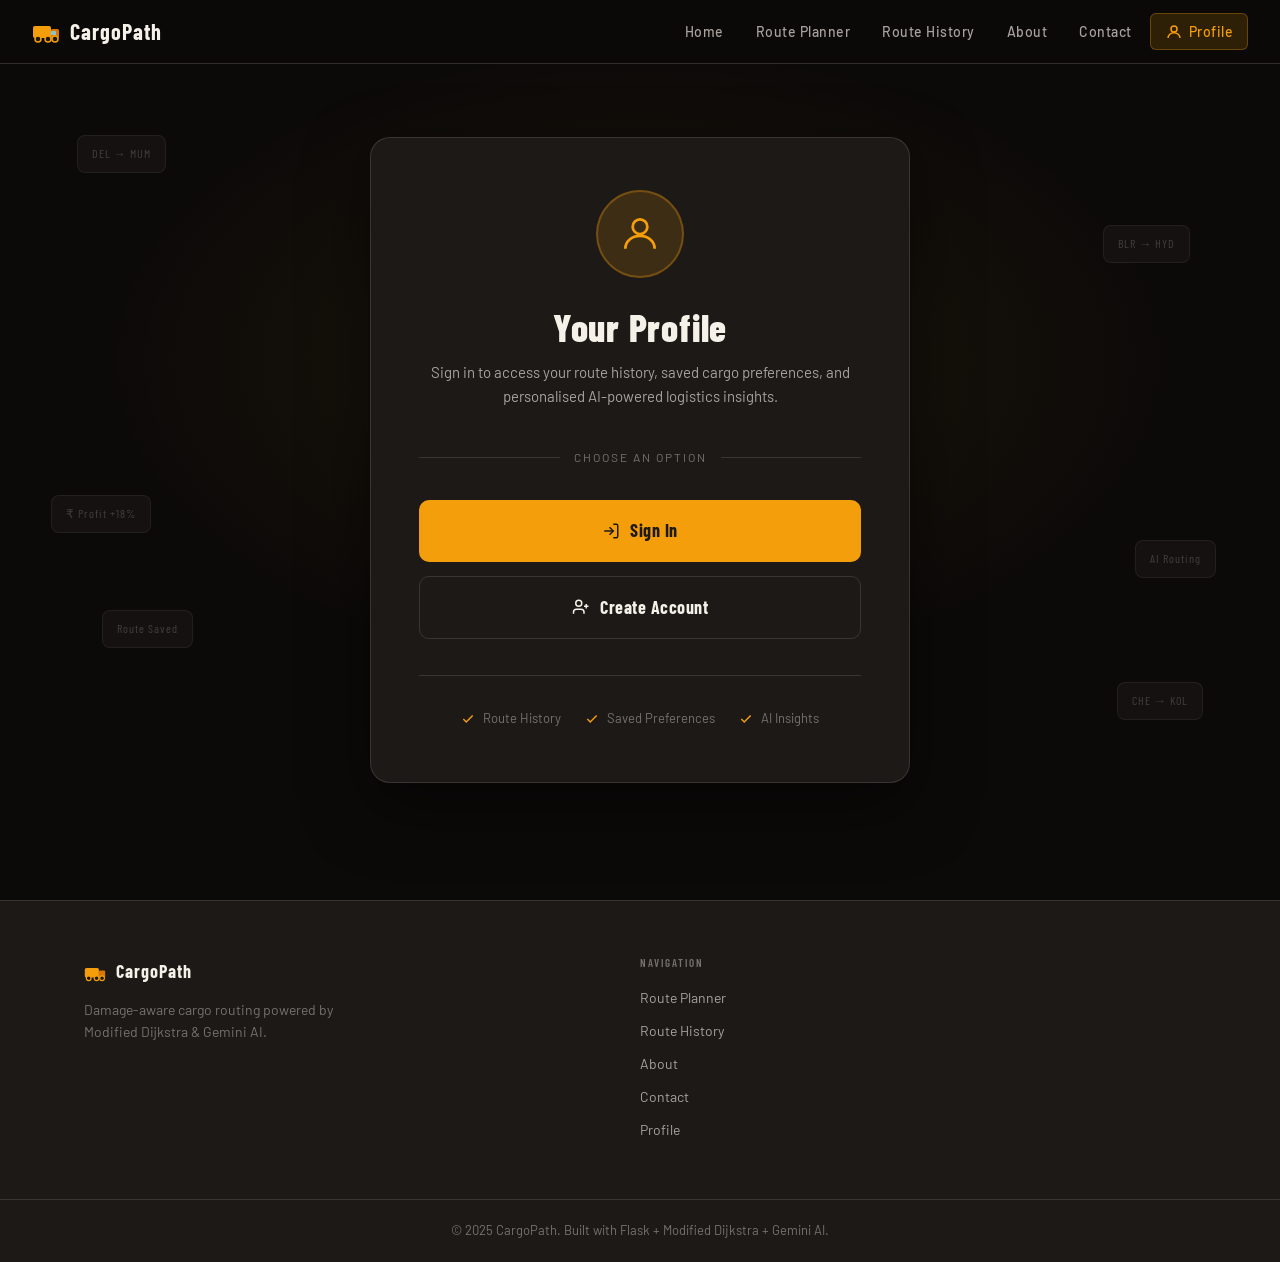
<file: templates/Profile.html>
<!DOCTYPE html>
<html lang="en">
<head>
<meta charset="UTF-8">
<meta name="viewport" content="width=device-width, initial-scale=1.0">
<title>Profile — CargoPath</title>
<link rel="preconnect" href="https://fonts.googleapis.com">
<link href="https://fonts.googleapis.com/css2?family=Barlow+Condensed:wght@400;600;700;800&family=Barlow:wght@300;400;500;600&display=swap" rel="stylesheet">
<link rel="stylesheet" href="/static/style.css">
<style>
.profile-page {
  min-height: 100vh;
  background: var(--bg-900);
  display: flex;
  flex-direction: column;
}

.profile-hero {
  flex: 1;
  display: flex;
  align-items: center;
  justify-content: center;
  padding: 80px 24px 60px;
  position: relative;
  overflow: hidden;
}

.profile-hero::before {
  content: '';
  position: absolute;
  inset: 0;
  background: radial-gradient(ellipse 60% 50% at 50% 40%,
    rgba(245,158,11,0.08) 0%, transparent 70%);
  pointer-events: none;
}

.profile-card {
  width: 100%;
  max-width: 540px;
  background: var(--bg-800);
  border: 1px solid var(--border);
  border-radius: 20px;
  padding: 52px 48px;
  position: relative;
  z-index: 1;
  text-align: center;
  box-shadow: 0 24px 64px rgba(0,0,0,0.5);
}

.profile-icon-wrap {
  width: 88px;
  height: 88px;
  border-radius: 50%;
  background: var(--amber-glow);
  border: 2px solid var(--border-amber);
  display: flex;
  align-items: center;
  justify-content: center;
  margin: 0 auto 28px;
  color: var(--amber);
}

.profile-card h1 {
  font-family: 'Barlow Condensed', sans-serif;
  font-size: 38px;
  font-weight: 800;
  margin-bottom: 10px;
  color: var(--text-primary);
}

.profile-card p {
  font-size: 15px;
  color: var(--text-secondary);
  line-height: 1.6;
  margin-bottom: 40px;
}

.profile-divider {
  display: flex;
  align-items: center;
  gap: 14px;
  margin-bottom: 32px;
}

.profile-divider::before,
.profile-divider::after {
  content: '';
  flex: 1;
  height: 1px;
  background: var(--border);
}

.profile-divider span {
  font-size: 12px;
  letter-spacing: 2px;
  text-transform: uppercase;
  color: var(--text-muted);
  white-space: nowrap;
}

.profile-actions {
  display: flex;
  flex-direction: column;
  gap: 14px;
}

.btn-profile-signin {
  display: flex;
  align-items: center;
  justify-content: center;
  gap: 10px;
  padding: 16px 24px;
  background: var(--amber);
  color: #1C1917;
  font-family: 'Barlow Condensed', sans-serif;
  font-size: 18px;
  font-weight: 700;
  letter-spacing: 0.5px;
  border-radius: var(--radius-md);
  text-decoration: none;
  transition: background 0.2s, transform 0.15s;
}

.btn-profile-signin:hover {
  background: var(--amber-light);
  transform: translateY(-2px);
  color: #1C1917;
}

.btn-profile-signup {
  display: flex;
  align-items: center;
  justify-content: center;
  gap: 10px;
  padding: 16px 24px;
  background: transparent;
  color: var(--text-primary);
  font-family: 'Barlow Condensed', sans-serif;
  font-size: 18px;
  font-weight: 700;
  letter-spacing: 0.5px;
  border: 1px solid var(--border);
  border-radius: var(--radius-md);
  text-decoration: none;
  transition: border-color 0.2s, background 0.2s, transform 0.15s;
}

.btn-profile-signup:hover {
  border-color: var(--amber);
  background: var(--amber-glow);
  color: var(--amber);
  transform: translateY(-2px);
}

.profile-features {
  display: flex;
  justify-content: center;
  gap: 24px;
  margin-top: 36px;
  padding-top: 32px;
  border-top: 1px solid var(--border);
  flex-wrap: wrap;
}

.profile-feature {
  display: flex;
  align-items: center;
  gap: 8px;
  font-size: 13px;
  color: var(--text-muted);
}

.profile-feature svg {
  color: var(--amber);
  flex-shrink: 0;
}

/* Floating chips background */
.profile-chips-bg {
  position: absolute;
  top: 0; left: 0; right: 0; bottom: 0;
  pointer-events: none;
  overflow: hidden;
}

.float-chip {
  position: absolute;
  background: var(--bg-800);
  border: 1px solid var(--border);
  border-radius: 8px;
  padding: 8px 14px;
  font-size: 12px;
  color: var(--text-muted);
  font-family: 'Barlow Condensed', sans-serif;
  letter-spacing: 1px;
  opacity: 0.5;
  animation: float-drift 8s ease-in-out infinite;
}

.float-chip:nth-child(1) { top: 15%; left: 6%; animation-delay: 0s; }
.float-chip:nth-child(2) { top: 25%; right: 7%; animation-delay: 1.5s; }
.float-chip:nth-child(3) { bottom: 28%; left: 8%; animation-delay: 3s; }
.float-chip:nth-child(4) { bottom: 20%; right: 6%; animation-delay: 2s; }
.float-chip:nth-child(5) { top: 55%; left: 4%; animation-delay: 4s; }
.float-chip:nth-child(6) { top: 60%; right: 5%; animation-delay: 0.5s; }

@keyframes float-drift {
  0%, 100% { transform: translateY(0px); }
  50% { transform: translateY(-10px); }
}

@media (max-width: 600px) {
  .profile-card {
    padding: 36px 24px;
    border-radius: 14px;
  }
  .profile-card h1 { font-size: 30px; }
  .float-chip { display: none; }
  .profile-features { gap: 16px; }
}
</style>
</head>
<body>
<nav class="navbar">
  <a href="/" class="nav-logo">
    <svg width="28" height="28" viewBox="0 0 28 28" fill="none"><rect x="1" y="9" width="18" height="12" rx="2" fill="#F59E0B"/><rect x="19" y="12" width="8" height="9" rx="1.5" fill="#D97706"/><circle cx="6" cy="22" r="3" fill="#1C1917" stroke="#F59E0B" stroke-width="1.5"/><circle cx="16" cy="22" r="3" fill="#1C1917" stroke="#F59E0B" stroke-width="1.5"/><circle cx="23" cy="22" r="3" fill="#1C1917" stroke="#F59E0B" stroke-width="1.5"/><rect x="19" y="14" width="5" height="4" rx="0.5" fill="#7DD3FC" opacity="0.8"/></svg>
    CargoPath
  </a>
  <ul class="nav-links" id="navMenu">
    <li><a href="/">Home</a></li>
    <li><a href="/route-planner">Route Planner</a></li>
    <li><a href="/history">Route History</a></li>
    <li><a href="/about">About</a></li>
    <li><a href="/contact">Contact</a></li>
    <li><a href="/profile" class="nav-profile active">
      <svg width="18" height="18" viewBox="0 0 24 24" fill="none" stroke="currentColor" stroke-width="2"><circle cx="12" cy="8" r="4"/><path d="M4 20c0-4 3.6-7 8-7s8 3 8 7"/></svg>Profile
    </a></li>
  </ul>
  <button class="nav-toggle" id="navToggle"><span></span><span></span><span></span></button>
</nav>

<div class="profile-page">
  <div class="profile-hero">
    <!-- floating background chips -->
    <div class="profile-chips-bg">
      <span class="float-chip">DEL → MUM</span>
      <span class="float-chip">BLR → HYD</span>
      <span class="float-chip">Route Saved</span>
      <span class="float-chip">CHE → KOL</span>
      <span class="float-chip">₹ Profit +18%</span>
      <span class="float-chip">AI Routing</span>
    </div>

    <div class="profile-card">
      <div class="profile-icon-wrap">
        <svg width="44" height="44" viewBox="0 0 24 24" fill="none" stroke="currentColor" stroke-width="1.5">
          <circle cx="12" cy="8" r="4"/>
          <path d="M4 20c0-4 3.6-7 8-7s8 3 8 7"/>
        </svg>
      </div>

      <h1>Your Profile</h1>
      <p>Sign in to access your route history, saved cargo preferences, and personalised AI-powered logistics insights.</p>

      <div class="profile-divider"><span>Choose an option</span></div>

      <div class="profile-actions">
        <a href="/signin" class="btn-profile-signin">
          <svg width="18" height="18" viewBox="0 0 24 24" fill="none" stroke="currentColor" stroke-width="2">
            <path d="M15 3h4a2 2 0 0 1 2 2v14a2 2 0 0 1-2 2h-4"/>
            <polyline points="10 17 15 12 10 7"/>
            <line x1="15" y1="12" x2="3" y2="12"/>
          </svg>
          Sign In
        </a>
        <a href="/signup" class="btn-profile-signup">
          <svg width="18" height="18" viewBox="0 0 24 24" fill="none" stroke="currentColor" stroke-width="2">
            <path d="M16 21v-2a4 4 0 0 0-4-4H6a4 4 0 0 0-4 4v2"/>
            <circle cx="9" cy="7" r="4"/>
            <line x1="19" y1="8" x2="19" y2="14"/>
            <line x1="22" y1="11" x2="16" y2="11"/>
          </svg>
          Create Account
        </a>
      </div>

      <div class="profile-features">
        <div class="profile-feature">
          <svg width="14" height="14" viewBox="0 0 24 24" fill="none" stroke="currentColor" stroke-width="2.5"><polyline points="20 6 9 17 4 12"/></svg>
          Route History
        </div>
        <div class="profile-feature">
          <svg width="14" height="14" viewBox="0 0 24 24" fill="none" stroke="currentColor" stroke-width="2.5"><polyline points="20 6 9 17 4 12"/></svg>
          Saved Preferences
        </div>
        <div class="profile-feature">
          <svg width="14" height="14" viewBox="0 0 24 24" fill="none" stroke="currentColor" stroke-width="2.5"><polyline points="20 6 9 17 4 12"/></svg>
          AI Insights
        </div>
      </div>
    </div>
  </div>
</div>

<footer class="footer">
  <div class="container footer-inner">
    <div class="footer-brand">
      <a href="/" class="nav-logo" style="margin-bottom:12px">
        <svg width="22" height="22" viewBox="0 0 28 28" fill="none"><rect x="1" y="9" width="18" height="12" rx="2" fill="#F59E0B"/><rect x="19" y="12" width="8" height="9" rx="1.5" fill="#D97706"/><circle cx="6" cy="22" r="3" fill="#1C1917" stroke="#F59E0B" stroke-width="1.5"/><circle cx="16" cy="22" r="3" fill="#1C1917" stroke="#F59E0B" stroke-width="1.5"/><circle cx="23" cy="22" r="3" fill="#1C1917" stroke="#F59E0B" stroke-width="1.5"/></svg>
        CargoPath
      </a>
      <p>Damage-aware cargo routing powered by Modified Dijkstra &amp; Gemini AI.</p>
    </div>
    <div class="footer-links">
      <h4>Navigation</h4>
      <a href="/route-planner">Route Planner</a>
      <a href="/history">Route History</a>
      <a href="/about">About</a>
      <a href="/contact">Contact</a>
      <a href="/profile">Profile</a>
    </div>
  </div>
  <div class="footer-bottom"><p>© 2025 CargoPath. Built with Flask + Modified Dijkstra + Gemini AI.</p></div>
</footer>

<script>
document.getElementById('navToggle').addEventListener('click', () =>
  document.getElementById('navMenu').classList.toggle('open'));
</script>
</body>
</html>
</file>
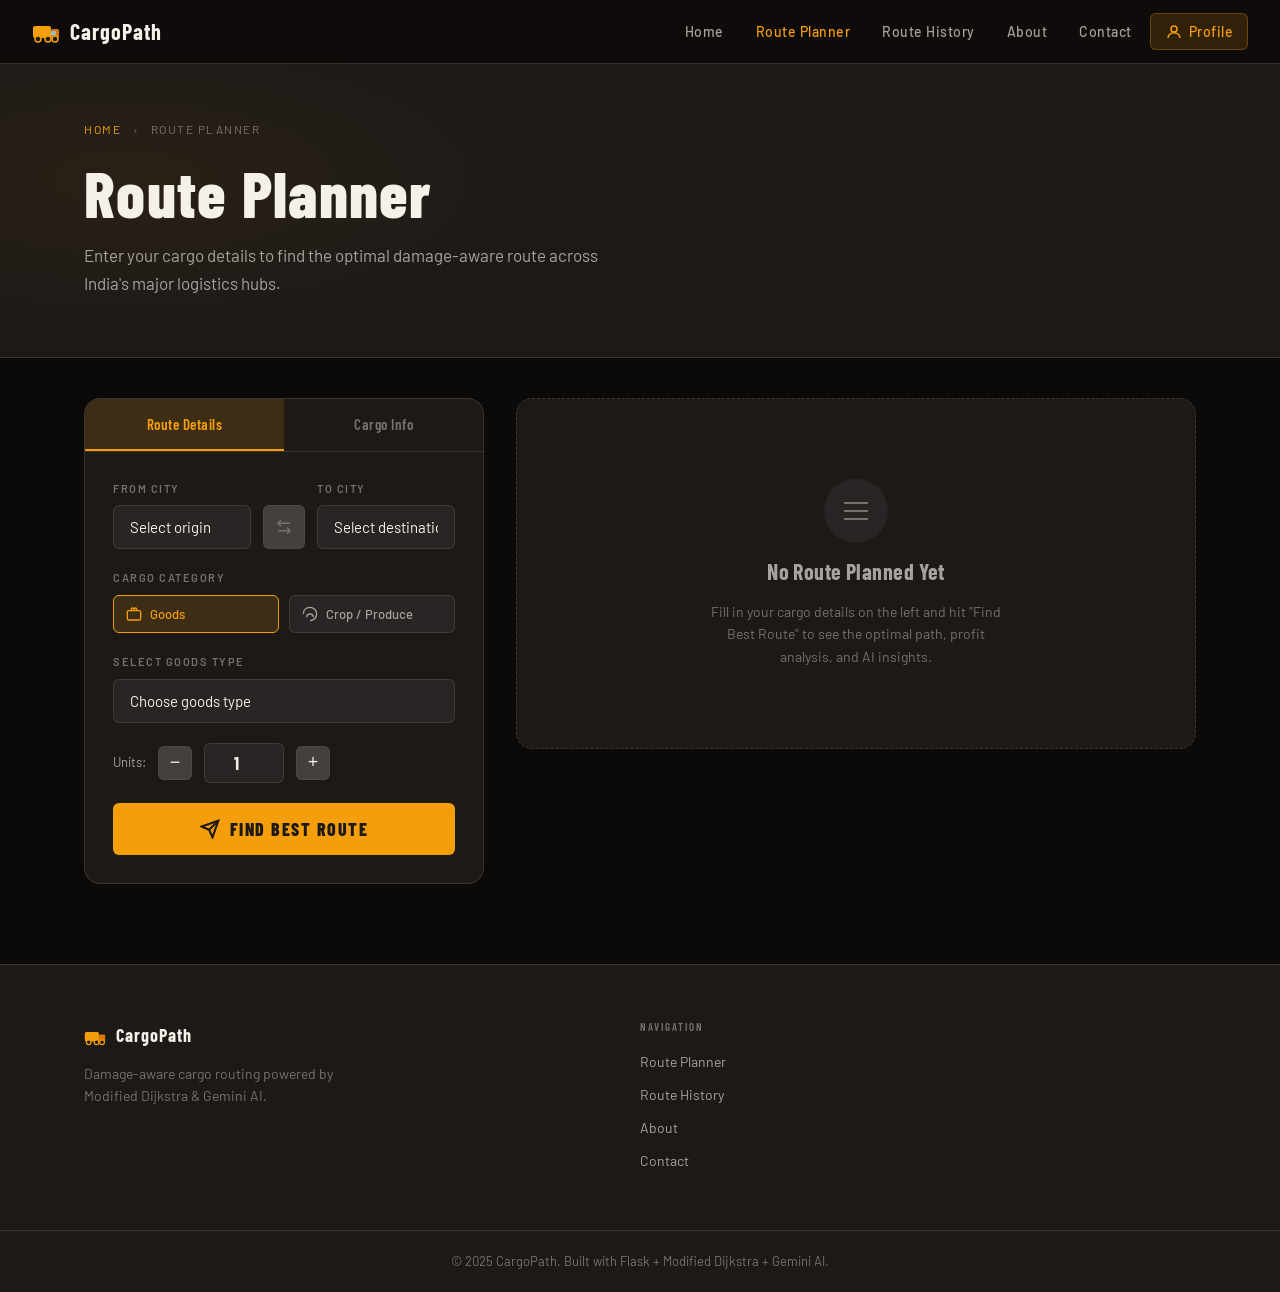
<file: templates/route.html>
<!DOCTYPE html>
<html lang="en">
<head>
<meta charset="UTF-8">
<meta name="viewport" content="width=device-width, initial-scale=1.0">
<title>Route Planner — CargoPath</title>
<link rel="preconnect" href="https://fonts.googleapis.com">
<link href="https://fonts.googleapis.com/css2?family=Barlow+Condensed:wght@400;600;700;800&family=Barlow:wght@300;400;500;600&display=swap" rel="stylesheet">
<link rel="stylesheet" href="/static/style.css">
<style>
/* ── PAGE-SPECIFIC STYLES ─── */
.planner-layout {
  display: grid;
  grid-template-columns: 400px 1fr;
  gap: 32px;
  padding: 40px 0 80px;
  align-items: start;
}

/* LEFT PANEL */
.planner-panel {
  background: var(--bg-800);
  border: 1px solid var(--border);
  border-radius: var(--radius-lg);
  overflow: hidden;
  position: sticky;
  top: 88px;
}
.panel-tabs {
  display: grid;
  grid-template-columns: 1fr 1fr;
  border-bottom: 1px solid var(--border);
}
.panel-tab {
  padding: 16px;
  text-align: center;
  font-family: 'Barlow Condensed', sans-serif;
  font-size: 15px;
  font-weight: 600;
  letter-spacing: 0.5px;
  color: var(--text-muted);
  cursor: pointer;
  border: none;
  background: none;
  transition: all 0.2s;
  border-bottom: 2px solid transparent;
}
.panel-tab.active {
  color: var(--amber);
  background: var(--amber-glow);
  border-bottom-color: var(--amber);
}
.panel-body { padding: 28px; }

.panel-section { display: none; }
.panel-section.active { display: block; }

/* Form elements */
.field-label {
  display: block;
  font-size: 11px;
  font-weight: 600;
  letter-spacing: 1.5px;
  text-transform: uppercase;
  color: var(--text-muted);
  margin-bottom: 8px;
}
.field-input {
  width: 100%;
  background: var(--bg-700);
  border: 1px solid var(--border);
  border-radius: var(--radius-sm);
  color: var(--text-primary);
  font-family: 'Barlow', sans-serif;
  font-size: 15px;
  padding: 12px 16px;
  appearance: none;
  outline: none;
  transition: border-color 0.2s, box-shadow 0.2s;
  margin-bottom: 20px;
}
.field-input:focus {
  border-color: var(--amber);
  box-shadow: 0 0 0 3px var(--amber-glow);
}
.field-input option { background: var(--bg-700); }

.city-swap-row {
  display: flex;
  align-items: flex-end;
  gap: 12px;
  margin-bottom: 20px;
}
.city-swap-row .city-field { flex: 1; margin-bottom: 0; }
.city-swap-row .city-field .field-input { margin-bottom: 0; }
.swap-btn {
  width: 42px;
  height: 44px;
  flex-shrink: 0;
  background: var(--bg-600);
  border: 1px solid var(--border);
  border-radius: var(--radius-sm);
  color: var(--text-muted);
  cursor: pointer;
  display: flex;
  align-items: center;
  justify-content: center;
  transition: all 0.2s;
  margin-bottom: 0;
}
.swap-btn:hover { color: var(--amber); border-color: var(--border-amber); }

.cargo-type-row {
  display: grid;
  grid-template-columns: 1fr 1fr;
  gap: 10px;
  margin-bottom: 20px;
}
.cargo-type-btn {
  padding: 10px 12px;
  border: 1px solid var(--border);
  border-radius: var(--radius-sm);
  background: var(--bg-700);
  color: var(--text-secondary);
  font-family: 'Barlow', sans-serif;
  font-size: 13px;
  font-weight: 500;
  cursor: pointer;
  display: flex;
  align-items: center;
  gap: 8px;
  transition: all 0.2s;
}
.cargo-type-btn.active {
  border-color: var(--amber);
  background: var(--amber-glow);
  color: var(--amber);
}
.cargo-type-btn svg { flex-shrink: 0; }

.crop-follow-up {
  display: none;
  background: rgba(245,158,11,0.08);
  border: 1px solid var(--border-amber);
  border-radius: var(--radius-sm);
  padding: 14px;
  margin-bottom: 20px;
}
.crop-follow-up.visible { display: block; }
.crop-follow-up .follow-label {
  font-size: 12px;
  color: var(--amber);
  font-weight: 600;
  letter-spacing: 1px;
  text-transform: uppercase;
  margin-bottom: 10px;
  display: flex;
  align-items: center;
  gap: 6px;
}

.fragility-meter {
  display: flex;
  align-items: center;
  gap: 10px;
  margin-bottom: 20px;
  padding: 12px 14px;
  background: var(--bg-700);
  border: 1px solid var(--border);
  border-radius: var(--radius-sm);
}
.fragility-meter-label { font-size: 13px; color: var(--text-secondary); flex-shrink: 0; }
.fragility-track {
  flex: 1;
  height: 6px;
  background: var(--bg-600);
  border-radius: 3px;
  overflow: hidden;
}
.fragility-fill {
  height: 100%;
  border-radius: 3px;
  transition: width 0.4s ease, background 0.4s ease;
  width: 0%;
}
.fragility-score {
  font-family: 'Barlow Condensed', sans-serif;
  font-size: 18px;
  font-weight: 700;
  min-width: 28px;
  text-align: right;
}

.units-row {
  display: flex;
  align-items: center;
  gap: 12px;
  margin-bottom: 20px;
}
.units-row label { font-size: 13px; color: var(--text-secondary); flex-shrink: 0; }
.units-row input[type="number"] {
  width: 80px;
  background: var(--bg-700);
  border: 1px solid var(--border);
  border-radius: var(--radius-sm);
  color: var(--text-primary);
  font-family: 'Barlow Condensed', sans-serif;
  font-size: 18px;
  font-weight: 700;
  padding: 8px 12px;
  text-align: center;
  outline: none;
}
.units-row input[type="number"]:focus { border-color: var(--amber); }
.unit-btn {
  width: 34px; height: 34px;
  background: var(--bg-600);
  border: 1px solid var(--border);
  border-radius: var(--radius-sm);
  color: var(--text-primary);
  font-size: 18px;
  cursor: pointer;
  display: flex; align-items: center; justify-content: center;
  transition: all 0.2s;
}
.unit-btn:hover { background: var(--bg-500); }

.submit-btn {
  width: 100%;
  background: var(--amber);
  color: #1C1917;
  font-family: 'Barlow Condensed', sans-serif;
  font-size: 18px;
  font-weight: 800;
  letter-spacing: 1.5px;
  padding: 15px;
  border: none;
  border-radius: var(--radius-sm);
  cursor: pointer;
  transition: all 0.2s;
  display: flex;
  align-items: center;
  justify-content: center;
  gap: 10px;
}
.submit-btn:hover { background: var(--amber-light); transform: translateY(-1px); }
.submit-btn:active { transform: translateY(0); }
.submit-btn:disabled { opacity: 0.5; cursor: not-allowed; transform: none; }

/* Cargo info card */
.cargo-info-card {
  background: var(--bg-700);
  border: 1px solid var(--border);
  border-radius: var(--radius-sm);
  padding: 14px;
  margin-bottom: 20px;
  display: none;
}
.cargo-info-card.visible { display: block; }
.cargo-info-name {
  font-family: 'Barlow Condensed', sans-serif;
  font-size: 18px;
  font-weight: 700;
  margin-bottom: 4px;
  text-transform: capitalize;
}
.cargo-info-note { font-size: 13px; color: var(--text-muted); line-height: 1.5; }

/* RIGHT PANEL — Results */
.result-area {
  min-height: 400px;
}
.empty-state {
  background: var(--bg-800);
  border: 1px dashed var(--border);
  border-radius: var(--radius-lg);
  padding: 80px 40px;
  text-align: center;
  display: flex;
  flex-direction: column;
  align-items: center;
  gap: 16px;
}
.empty-icon {
  width: 64px; height: 64px;
  background: var(--bg-700);
  border-radius: 50%;
  display: flex; align-items: center; justify-content: center;
  color: var(--text-muted);
}
.empty-state h3 { font-size: 22px; font-weight: 700; color: var(--text-secondary); }
.empty-state p { font-size: 14px; color: var(--text-muted); max-width: 300px; line-height: 1.6; }

.loading-overlay {
  background: var(--bg-800);
  border: 1px solid var(--border);
  border-radius: var(--radius-lg);
  padding: 80px 40px;
  text-align: center;
  display: none;
  flex-direction: column;
  align-items: center;
  gap: 20px;
}
.loading-overlay.visible { display: flex; }
.spinner-ring {
  width: 48px; height: 48px;
  border: 3px solid var(--bg-600);
  border-top-color: var(--amber);
  border-radius: 50%;
  animation: spin 0.9s linear infinite;
}
@keyframes spin { to { transform: rotate(360deg); } }
.loading-overlay h3 { font-size: 20px; font-weight: 700; color: var(--text-primary); }
.loading-overlay p { font-size: 14px; color: var(--text-muted); }

/* Result sections */
.result-block {
  display: none;
  animation: fadeUp 0.4s ease;
}
.result-block.visible { display: block; }
@keyframes fadeUp { from { opacity: 0; transform: translateY(14px); } to { opacity: 1; transform: translateY(0); } }

.result-header {
  background: var(--bg-800);
  border: 1px solid var(--border-amber);
  border-radius: var(--radius-lg);
  padding: 24px 28px;
  margin-bottom: 20px;
  display: flex;
  justify-content: space-between;
  align-items: flex-start;
  flex-wrap: wrap;
  gap: 16px;
}
/* .result-title-area is a structural wrapper — no additional styles needed */
.result-cargo-tag {
  font-size: 11px;
  font-weight: 600;
  letter-spacing: 2px;
  text-transform: uppercase;
  color: var(--amber);
  margin-bottom: 8px;
  display: flex;
  align-items: center;
  gap: 8px;
}
.result-route-title {
  font-family: 'Barlow Condensed', sans-serif;
  font-size: 32px;
  font-weight: 800;
  letter-spacing: 0.5px;
}
.result-actions { display: flex; gap: 10px; }
.icon-btn {
  width: 38px; height: 38px;
  background: var(--bg-700);
  border: 1px solid var(--border);
  border-radius: var(--radius-sm);
  color: var(--text-muted);
  cursor: pointer;
  display: flex; align-items: center; justify-content: center;
  transition: all 0.2s;
}
.icon-btn:hover { color: var(--amber); border-color: var(--border-amber); }

/* Route path visual */
.route-path-visual {
  background: var(--bg-800);
  border: 1px solid var(--border);
  border-radius: var(--radius-lg);
  padding: 24px 28px;
  margin-bottom: 20px;
  overflow-x: auto;
}
.route-path-visual h4 {
  font-size: 12px;
  font-weight: 600;
  letter-spacing: 2px;
  text-transform: uppercase;
  color: var(--text-muted);
  margin-bottom: 20px;
}
.path-stops {
  display: flex;
  align-items: center;
  gap: 0;
  min-width: max-content;
}
.path-stop {
  display: flex;
  flex-direction: column;
  align-items: center;
  gap: 6px;
}
.stop-dot {
  width: 14px; height: 14px;
  border-radius: 50%;
  border: 2px solid var(--amber);
  background: var(--bg-900);
  position: relative;
  z-index: 1;
}
.stop-dot.start, .stop-dot.end { background: var(--amber); }
.stop-code {
  font-family: 'Barlow Condensed', sans-serif;
  font-size: 16px;
  font-weight: 700;
  color: var(--amber);
  letter-spacing: 1px;
}
.stop-name {
  font-size: 11px;
  color: var(--text-muted);
  white-space: nowrap;
}
.path-connector {
  flex: 1;
  min-width: 60px;
  display: flex;
  flex-direction: column;
  align-items: center;
  gap: 6px;
  padding: 0 4px;
  margin-top: -22px;
}
.connector-line {
  width: 100%;
  height: 2px;
  background: linear-gradient(90deg, var(--amber) 0%, rgba(245,158,11,0.3) 100%);
  position: relative;
}
.connector-arrow {
  position: absolute;
  right: -4px; top: -4px;
  width: 10px; height: 10px;
  border-right: 2px solid var(--amber);
  border-top: 2px solid var(--amber);
  transform: rotate(45deg);
}
.connector-km {
  font-size: 11px;
  color: var(--text-muted);
  white-space: nowrap;
}
.connector-rough {
  font-size: 10px;
  color: var(--text-muted);
  white-space: nowrap;
}

/* Metrics grid */
.metrics-grid {
  display: grid;
  grid-template-columns: repeat(4, 1fr);
  gap: 14px;
  margin-bottom: 20px;
}
.metric-tile {
  background: var(--bg-800);
  border: 1px solid var(--border);
  border-radius: var(--radius-md);
  padding: 18px;
}
.metric-tile-label {
  font-size: 11px;
  font-weight: 600;
  letter-spacing: 1px;
  text-transform: uppercase;
  color: var(--text-muted);
  margin-bottom: 8px;
}
.metric-tile-value {
  font-family: 'Barlow Condensed', sans-serif;
  font-size: 26px;
  font-weight: 700;
  line-height: 1;
}
.metric-tile-sub {
  font-size: 12px;
  color: var(--text-muted);
  margin-top: 4px;
}
.c-amber { color: var(--amber); }
.c-green { color: var(--green); }
.c-blue  { color: var(--blue); }
.c-red   { color: var(--red); }
.c-purple{ color: var(--purple); }

/* Segments table */
.table-card {
  background: var(--bg-800);
  border: 1px solid var(--border);
  border-radius: var(--radius-lg);
  overflow: hidden;
  margin-bottom: 20px;
}
.table-card-header {
  padding: 16px 24px;
  border-bottom: 1px solid var(--border);
  display: flex;
  justify-content: space-between;
  align-items: center;
}
.table-card-header h4 {
  font-size: 14px;
  font-weight: 600;
  letter-spacing: 0.5px;
}
.seg-table {
  width: 100%;
  border-collapse: collapse;
  font-size: 14px;
}
.seg-table th {
  text-align: left;
  font-size: 11px;
  font-weight: 600;
  letter-spacing: 1px;
  text-transform: uppercase;
  color: var(--text-muted);
  padding: 12px 24px;
  background: var(--bg-700);
  border-bottom: 1px solid var(--border);
}
.seg-table td {
  padding: 14px 24px;
  border-bottom: 1px solid rgba(87,83,78,0.25);
  color: var(--text-secondary);
}
.seg-table tr:last-child td { border-bottom: none; }
.seg-table tr:hover td { background: rgba(255,255,255,0.02); }
.rough-bar-wrap { display: flex; align-items: center; gap: 10px; }
.rough-track {
  width: 80px; height: 5px;
  background: var(--bg-600);
  border-radius: 3px;
  overflow: hidden;
}
.rough-fill {
  height: 100%;
  border-radius: 3px;
}
.r-low  { background: var(--green); }
.r-mid  { background: #FBBF24; }
.r-high { background: var(--red); }
.cost-pill {
  display: inline-block;
  background: var(--bg-600);
  color: var(--text-primary);
  padding: 3px 10px;
  border-radius: 100px;
  font-family: 'Barlow Condensed', sans-serif;
  font-size: 14px;
  font-weight: 600;
}

/* Finance card */
.finance-card {
  background: var(--bg-800);
  border: 1px solid var(--border);
  border-radius: var(--radius-lg);
  overflow: hidden;
  margin-bottom: 20px;
}
.finance-rows { padding: 8px 0; }
.finance-row {
  display: flex;
  justify-content: space-between;
  align-items: center;
  padding: 12px 24px;
  border-bottom: 1px solid rgba(87,83,78,0.25);
}
.finance-row:last-child { border-bottom: none; }
.finance-row.total {
  background: var(--bg-700);
  border-top: 1px solid var(--border);
  border-bottom: none;
  margin-top: 8px;
}
.finance-row .fr-label { font-size: 14px; color: var(--text-secondary); display: flex; align-items: center; gap: 8px; }
.finance-row .fr-dot { width: 8px; height: 8px; border-radius: 50%; flex-shrink: 0; }
.finance-row .fr-value {
  font-family: 'Barlow Condensed', sans-serif;
  font-size: 18px;
  font-weight: 700;
}
.finance-row.total .fr-label { font-weight: 600; color: var(--text-primary); font-size: 15px; }
.finance-row.total .fr-value { font-size: 24px; }

/* AI explanation */
.ai-card {
  background: var(--bg-800);
  border: 1px solid var(--border);
  border-left: 3px solid var(--amber);
  border-radius: var(--radius-lg);
  padding: 24px 28px;
  margin-bottom: 20px;
}
.ai-card-header {
  display: flex;
  align-items: center;
  gap: 10px;
  margin-bottom: 14px;
}
.ai-card-header h4 {
  font-size: 13px;
  font-weight: 600;
  letter-spacing: 1.5px;
  text-transform: uppercase;
  color: var(--amber);
}
.ai-pulse {
  width: 8px; height: 8px;
  border-radius: 50%;
  background: var(--amber);
  animation: pulse 1.8s infinite;
}
@keyframes pulse { 0%,100%{opacity:1;transform:scale(1)} 50%{opacity:0.4;transform:scale(0.8)} }
.ai-text { font-size: 14px; color: var(--text-secondary); line-height: 1.8; }

/* Alternatives tab */
.alt-card {
  background: var(--bg-800);
  border: 1px solid var(--border);
  border-radius: var(--radius-md);
  padding: 20px 24px;
  margin-bottom: 12px;
  cursor: pointer;
  transition: border-color 0.2s;
  display: grid;
  grid-template-columns: 1fr auto;
  gap: 16px;
  align-items: center;
}
.alt-card:hover { border-color: var(--border-amber); }
.alt-card.best { border-color: var(--amber); background: rgba(245,158,11,0.06); }
.alt-rank {
  font-family: 'Barlow Condensed', sans-serif;
  font-size: 12px;
  font-weight: 700;
  letter-spacing: 2px;
  text-transform: uppercase;
  color: var(--text-muted);
  margin-bottom: 6px;
}
.alt-rank.best { color: var(--amber); }
.alt-path {
  font-family: 'Barlow Condensed', sans-serif;
  font-size: 18px;
  font-weight: 700;
  margin-bottom: 8px;
}
.alt-meta { display: flex; gap: 20px; }
.alt-meta-item { font-size: 13px; color: var(--text-muted); }
.alt-meta-item span { color: var(--text-primary); font-weight: 500; }
.alt-profit-box { text-align: right; }
.alt-profit {
  font-family: 'Barlow Condensed', sans-serif;
  font-size: 24px;
  font-weight: 700;
}

/* ── RESPONSIVE ── */
@media (max-width: 1100px) {
  .planner-layout { grid-template-columns: 1fr; }
  .planner-panel { position: static; }
  .metrics-grid { grid-template-columns: repeat(2, 1fr); }
}
@media (max-width: 600px) {
  .metrics-grid { grid-template-columns: 1fr 1fr; }
  .result-header { flex-direction: column; }
  .seg-table th:nth-child(3),
  .seg-table td:nth-child(3) { display: none; }
}
</style>
</head>
<body>

<!-- NAV -->
<nav class="navbar">
  <a href="/" class="nav-logo">
    <svg width="28" height="28" viewBox="0 0 28 28" fill="none">
      <rect x="1" y="9" width="18" height="12" rx="2" fill="#F59E0B"/>
      <rect x="19" y="12" width="8" height="9" rx="1.5" fill="#D97706"/>
      <circle cx="6" cy="22" r="3" fill="#1C1917" stroke="#F59E0B" stroke-width="1.5"/>
      <circle cx="16" cy="22" r="3" fill="#1C1917" stroke="#F59E0B" stroke-width="1.5"/>
      <circle cx="23" cy="22" r="3" fill="#1C1917" stroke="#F59E0B" stroke-width="1.5"/>
      <rect x="19" y="14" width="5" height="4" rx="0.5" fill="#7DD3FC" opacity="0.8"/>
    </svg>
    CargoPath
  </a>
  <ul class="nav-links" id="navMenu">
    <li><a href="/">Home</a></li>
    <li><a href="/route-planner" class="active">Route Planner</a></li>
    <li><a href="/history">Route History</a></li>
    <li><a href="/about">About</a></li>
    <li><a href="/contact">Contact</a></li>
    <li><a href="/profile" class="nav-profile">
      <svg width="18" height="18" viewBox="0 0 24 24" fill="none" stroke="currentColor" stroke-width="2"><circle cx="12" cy="8" r="4"/><path d="M4 20c0-4 3.6-7 8-7s8 3 8 7"/></svg>
      Profile
    </a></li>
  </ul>
  <button class="nav-toggle" id="navToggle"><span></span><span></span><span></span></button>
</nav>

<!-- PAGE HEADER -->
<div class="page-header">
  <div class="container">
    <div class="breadcrumb"><a href="/">Home</a> <span>›</span> Route Planner</div>
    <h1>Route Planner</h1>
    <p>Enter your cargo details to find the optimal damage-aware route across India's major logistics hubs.</p>
  </div>
</div>

<!-- MAIN -->
<main class="container">
  <div class="planner-layout">

    <!-- LEFT: FORM PANEL -->
    <aside class="planner-panel">
      <div class="panel-tabs">
        <button class="panel-tab active" onclick="switchTab('route')">Route Details</button>
        <button class="panel-tab" onclick="switchTab('cargo')">Cargo Info</button>
      </div>

      <!-- ROUTE TAB -->
      <div class="panel-body">
        <div class="panel-section active" id="tab-route">

          <!-- City selectors -->
          <div style="display:grid;grid-template-columns:1fr 42px 1fr;gap:12px;margin-bottom:6px">
            <label class="field-label" style="margin-bottom:0">From City</label>
            <span></span>
            <label class="field-label" style="margin-bottom:0">To City</label>
          </div>
          <div class="city-swap-row">
            <div class="city-field">
              <select class="field-input" id="fromCity" style="margin-bottom:0">
                <option value="">Select origin</option>
                <option value="DEL">Delhi (DEL)</option>
                <option value="MUM">Mumbai (MUM)</option>
                <option value="BLR">Bangalore (BLR)</option>
                <option value="HYD">Hyderabad (HYD)</option>
                <option value="CHE">Chennai (CHE)</option>
                <option value="KOL">Kolkata (KOL)</option>
                <option value="VIZ">Vizag (VIZ)</option>
                <option value="AMD">Ahmedabad (AMD)</option>
                <option value="PUN">Pune (PUN)</option>
                <option value="LUC">Lucknow (LUC)</option>
              </select>
            </div>
            <button class="swap-btn" onclick="swapCities()" title="Swap cities">
              <svg width="18" height="18" viewBox="0 0 24 24" fill="none" stroke="currentColor" stroke-width="2"><path d="M8 3L4 7l4 4M4 7h16M16 21l4-4-4-4M20 17H4"/></svg>
            </button>
            <div class="city-field">
              <select class="field-input" id="toCity" style="margin-bottom:0">
                <option value="">Select destination</option>
                <option value="DEL">Delhi (DEL)</option>
                <option value="MUM">Mumbai (MUM)</option>
                <option value="BLR">Bangalore (BLR)</option>
                <option value="HYD">Hyderabad (HYD)</option>
                <option value="CHE">Chennai (CHE)</option>
                <option value="KOL">Kolkata (KOL)</option>
                <option value="VIZ">Vizag (VIZ)</option>
                <option value="AMD">Ahmedabad (AMD)</option>
                <option value="PUN">Pune (PUN)</option>
                <option value="LUC">Lucknow (LUC)</option>
              </select>
            </div>
          </div>

          <!-- Cargo category -->
          <label class="field-label">Cargo Category</label>
          <div class="cargo-type-row">
            <button class="cargo-type-btn active" id="typeGoods" onclick="setCargoType('goods')">
              <svg width="16" height="16" viewBox="0 0 24 24" fill="none" stroke="currentColor" stroke-width="2"><rect x="2" y="7" width="20" height="14" rx="2"/><path d="M16 7V5a2 2 0 0 0-4 0v2M8 7V5a2 2 0 0 1 4 0"/></svg>
              Goods
            </button>
            <button class="cargo-type-btn" id="typeCrop" onclick="setCargoType('crop')">
              <svg width="16" height="16" viewBox="0 0 24 24" fill="none" stroke="currentColor" stroke-width="2"><path d="M12 2a10 10 0 0 1 0 20"/><path d="M12 2C6 2 2 6 2 12"/><path d="M12 12a5 5 0 0 0-5 5"/><path d="M12 12a5 5 0 0 1 5 5"/></svg>
              Crop / Produce
            </button>
          </div>

          <!-- Goods selector -->
          <div id="goodsSelector">
            <label class="field-label">Select Goods Type</label>
            <select class="field-input" id="goodsSelect" onchange="onCargoChange()">
              <option value="">Choose goods type</option>
              <option value="electronics" data-fragility="8" data-profit="35" data-note="Sensitive to shocks; requires cushioning and smooth roads.">Electronics (Fragility 8/10)</option>
              <option value="furniture"   data-fragility="4" data-profit="12" data-note="Bulky but moderately tolerant of road vibrations.">Furniture (Fragility 4/10)</option>
              <option value="glassware"   data-fragility="9" data-profit="20" data-note="Extremely fragile; minimal bumps tolerated.">Glassware (Fragility 9/10)</option>
              <option value="textiles"    data-fragility="2" data-profit="8"  data-note="Very robust; road quality barely matters.">Textiles (Fragility 2/10)</option>
              <option value="machinery"   data-fragility="3" data-profit="25" data-note="Heavy and sturdy; slight roughness acceptable.">Machinery (Fragility 3/10)</option>
              <option value="pharmaceuticals" data-fragility="7" data-profit="50" data-note="Temperature + vibration sensitive.">Pharmaceuticals (Fragility 7/10)</option>
            </select>
          </div>

          <!-- Crop selector (hidden by default) -->
          <div id="cropSelector" style="display:none">
            <label class="field-label">Select Crop Type</label>
            <div class="crop-follow-up visible">
              <div class="follow-label">
                <svg width="14" height="14" viewBox="0 0 24 24" fill="none" stroke="currentColor" stroke-width="2"><circle cx="12" cy="12" r="10"/><path d="M12 8v4m0 4h.01"/></svg>
                Fragility varies by crop — specify carefully
              </div>
            </div>
            <select class="field-input" id="cropSelect" onchange="onCargoChange()">
              <option value="">Choose crop</option>
              <option value="tomato"      data-fragility="9"  data-profit="18" data-note="Highly perishable; bruises easily on rough roads.">Tomato (Fragility 9/10)</option>
              <option value="potato"      data-fragility="3"  data-profit="7"  data-note="Dense and robust; handles moderate roughness well.">Potato (Fragility 3/10)</option>
              <option value="onion"       data-fragility="4"  data-profit="9"  data-note="Moderate fragility; some bruising on very rough roads.">Onion (Fragility 4/10)</option>
              <option value="mango"       data-fragility="8"  data-profit="30" data-note="Soft skin bruises easily; smooth roads preferred.">Mango (Fragility 8/10)</option>
              <option value="grapes"      data-fragility="10" data-profit="40" data-note="Extremely fragile clusters; require near-perfect roads.">Grapes (Fragility 10/10)</option>
              <option value="wheat"       data-fragility="1"  data-profit="5"  data-note="Grain cargo; completely indifferent to road roughness.">Wheat (Fragility 1/10)</option>
              <option value="rice"        data-fragility="2"  data-profit="6"  data-note="Packaged grain; very resilient.">Rice (Fragility 2/10)</option>
              <option value="banana"      data-fragility="7"  data-profit="22" data-note="Bruises on bumpy roads; moderate care needed.">Banana (Fragility 7/10)</option>
              <option value="apple"       data-fragility="6"  data-profit="28" data-note="Skin bruises; prefers smoother routes.">Apple (Fragility 6/10)</option>
              <option value="strawberry"  data-fragility="10" data-profit="45" data-note="Ultra-fragile; requires refrigerated, ultra-smooth transport.">Strawberry (Fragility 10/10)</option>
              <option value="cabbage"     data-fragility="3"  data-profit="8"  data-note="Leafy but compact; fairly tolerant.">Cabbage (Fragility 3/10)</option>
              <option value="cauliflower" data-fragility="5"  data-profit="14" data-note="Head can break on sharp jolts.">Cauliflower (Fragility 5/10)</option>
              <option value="sugarcane"   data-fragility="2"  data-profit="6"  data-note="Fibrous stalks; very resilient to bumps.">Sugarcane (Fragility 2/10)</option>
              <option value="cotton"      data-fragility="1"  data-profit="10" data-note="Baled cotton is practically indestructible in transit.">Cotton (Fragility 1/10)</option>
            </select>
          </div>

          <!-- Cargo info display -->
          <div class="cargo-info-card" id="cargoInfoCard">
            <div class="cargo-info-name" id="cargoInfoName">—</div>
            <div class="fragility-meter">
              <span class="fragility-meter-label">Fragility</span>
              <div class="fragility-track"><div class="fragility-fill" id="fragilityFill"></div></div>
              <span class="fragility-score" id="fragilityScore">—</span>
            </div>
            <div class="cargo-info-note" id="cargoInfoNote"></div>
          </div>

          <!-- Units -->
          <div class="units-row">
            <label>Units:</label>
            <button class="unit-btn" onclick="changeUnits(-1)">−</button>
            <input type="number" id="units" value="1" min="1" max="999">
            <button class="unit-btn" onclick="changeUnits(1)">+</button>
          </div>

          <button class="submit-btn" id="submitBtn" onclick="planRoute()">
            <svg width="20" height="20" viewBox="0 0 24 24" fill="none" stroke="currentColor" stroke-width="2.5"><polyline points="22 2 11 13"/><polygon points="22 2 15 22 11 13 2 9 22 2"/></svg>
            FIND BEST ROUTE
          </button>
        </div>

        <!-- CARGO INFO TAB -->
        <div class="panel-section" id="tab-cargo">
          <div style="margin-bottom:20px">
            <div class="field-label" style="margin-bottom:12px">Fragility Reference</div>
            <div id="cargoReferenceList"></div>
          </div>
        </div>
      </div>
    </aside>

    <!-- RIGHT: RESULTS -->
    <div class="result-area">

      <!-- Empty state -->
      <div class="empty-state" id="emptyState">
        <div class="empty-icon">
          <svg width="32" height="32" viewBox="0 0 24 24" fill="none" stroke="currentColor" stroke-width="1.5"><path d="M3 12h18M3 6h18M3 18h18"/></svg>
        </div>
        <h3>No Route Planned Yet</h3>
        <p>Fill in your cargo details on the left and hit "Find Best Route" to see the optimal path, profit analysis, and AI insights.</p>
      </div>

      <!-- Loading -->
      <div class="loading-overlay" id="loadingState">
        <div class="spinner-ring"></div>
        <h3>Calculating Optimal Route</h3>
        <p>Running damage-aware Dijkstra across the road network…</p>
      </div>

      <!-- Results block -->
      <div class="result-block" id="resultBlock">

        <!-- Header -->
        <div class="result-header">
          <div class="result-title-area">
            <div class="result-cargo-tag">
              <div class="ai-pulse"></div>
              <span id="rCargoTag">—</span>
            </div>
            <div class="result-route-title" id="rRouteTitle">—</div>
          </div>
          <div class="result-actions">
            <button class="icon-btn" onclick="saveToHistory()" title="Save to history">
              <svg width="16" height="16" viewBox="0 0 24 24" fill="none" stroke="currentColor" stroke-width="2"><path d="M19 21H5a2 2 0 0 1-2-2V5a2 2 0 0 1 2-2h11l5 5v11a2 2 0 0 1-2 2z"/><polyline points="17 21 17 13 7 13 7 21"/><polyline points="7 3 7 8 15 8"/></svg>
            </button>
            <button class="icon-btn" onclick="printRoute()" title="Print">
              <svg width="16" height="16" viewBox="0 0 24 24" fill="none" stroke="currentColor" stroke-width="2"><polyline points="6 9 6 2 18 2 18 9"/><path d="M6 18H4a2 2 0 0 1-2-2v-5a2 2 0 0 1 2-2h16a2 2 0 0 1 2 2v5a2 2 0 0 1-2 2h-2"/><rect x="6" y="14" width="12" height="8"/></svg>
            </button>
          </div>
        </div>

        <!-- Route path visual -->
        <div class="route-path-visual">
          <h4>Route Path</h4>
          <div class="path-stops" id="pathStops"></div>
        </div>

        <!-- Metrics -->
        <div class="metrics-grid">
          <div class="metric-tile">
            <div class="metric-tile-label">Total Distance</div>
            <div class="metric-tile-value c-amber" id="rDistance">—</div>
            <div class="metric-tile-sub">kilometres</div>
          </div>
          <div class="metric-tile">
            <div class="metric-tile-label">Weighted Cost</div>
            <div class="metric-tile-value c-blue" id="rCost">—</div>
            <div class="metric-tile-sub">dist + rough×fragility</div>
          </div>
          <div class="metric-tile">
            <div class="metric-tile-label">Net Profit</div>
            <div class="metric-tile-value" id="rProfit">—</div>
            <div class="metric-tile-sub" id="rProfitLabel">—</div>
          </div>
          <div class="metric-tile">
            <div class="metric-tile-label">Fragility</div>
            <div class="metric-tile-value c-purple" id="rFragility">—</div>
            <div class="metric-tile-sub">out of 10</div>
          </div>
        </div>

        <!-- Segment table -->
        <div class="table-card">
          <div class="table-card-header">
            <h4>Segment Breakdown</h4>
            <span style="font-size:12px;color:var(--text-muted)" id="rSegCount">—</span>
          </div>
          <table class="seg-table">
            <thead>
              <tr>
                <th>From → To</th>
                <th>Distance</th>
                <th>Roughness</th>
                <th>Road Quality</th>
                <th>Edge Cost</th>
              </tr>
            </thead>
            <tbody id="segTableBody"></tbody>
          </table>
        </div>

        <!-- Financials -->
        <div class="finance-card">
          <div class="table-card-header">
            <h4>Financial Analysis</h4>
            <span style="font-size:12px;color:var(--text-muted)" id="rUnitsLabel">—</span>
          </div>
          <div class="finance-rows" id="financeRows"></div>
        </div>

        <!-- AI Explanation -->
        <div class="ai-card">
          <div class="ai-card-header">
            <div class="ai-pulse"></div>
            <h4>Gemini AI Route Explanation</h4>
          </div>
          <div class="ai-text" id="aiText">Loading AI analysis…</div>
        </div>

        <!-- Alternatives -->
        <div class="table-card" id="altBlock">
          <div class="table-card-header">
            <h4>Alternative Routes</h4>
            <span style="font-size:12px;color:var(--text-muted)">Top 3 compared</span>
          </div>
          <div style="padding:16px" id="altList"></div>
        </div>

      </div>
    </div>
  </div>
</main>

<!-- FOOTER -->
<footer class="footer">
  <div class="container footer-inner">
    <div class="footer-brand">
      <a href="/" class="nav-logo" style="margin-bottom:12px">
        <svg width="22" height="22" viewBox="0 0 28 28" fill="none"><rect x="1" y="9" width="18" height="12" rx="2" fill="#F59E0B"/><rect x="19" y="12" width="8" height="9" rx="1.5" fill="#D97706"/><circle cx="6" cy="22" r="3" fill="#1C1917" stroke="#F59E0B" stroke-width="1.5"/><circle cx="16" cy="22" r="3" fill="#1C1917" stroke="#F59E0B" stroke-width="1.5"/><circle cx="23" cy="22" r="3" fill="#1C1917" stroke="#F59E0B" stroke-width="1.5"/></svg>
        CargoPath
      </a>
      <p>Damage-aware cargo routing powered by Modified Dijkstra & Gemini AI.</p>
    </div>
    <div class="footer-links">
      <h4>Navigation</h4>
      <a href="/route-planner">Route Planner</a>
      <a href="/history">Route History</a>
      <a href="/about">About</a>
      <a href="/contact">Contact</a>
    </div>
  </div>
  <div class="footer-bottom"><p>© 2025 CargoPath. Built with Flask + Modified Dijkstra + Gemini AI.</p></div>
</footer>

<!-- TOAST -->
<div class="toast" id="toast" style="display:none"></div>

<script>
// ── DATA ─────────────────────────────────────────────────────
const GRAPH = {
  DEL:{LUC:[555,2],AMD:[950,3],MUM:[1400,3]},
  LUC:{DEL:[555,2],KOL:[980,4],HYD:[1490,4]},
  AMD:{DEL:[950,3],MUM:[530,2],PUN:[670,3]},
  MUM:{DEL:[1400,3],AMD:[530,2],PUN:[150,1],HYD:[710,4]},
  PUN:{MUM:[150,1],AMD:[670,3],HYD:[560,4],BLR:[840,5]},
  HYD:{LUC:[1490,4],MUM:[710,4],PUN:[560,4],BLR:[570,3],CHE:[630,3],VIZ:[625,3]},
  BLR:{PUN:[840,5],HYD:[570,3],CHE:[345,2]},
  CHE:{BLR:[345,2],HYD:[630,3],VIZ:[790,3]},
  VIZ:{HYD:[625,3],CHE:[790,3],KOL:[1070,5]},
  KOL:{LUC:[980,4],VIZ:[1070,5]}
};
const NODE_NAMES={DEL:'Delhi',MUM:'Mumbai',BLR:'Bangalore',HYD:'Hyderabad',CHE:'Chennai',KOL:'Kolkata',VIZ:'Vizag',AMD:'Ahmedabad',PUN:'Pune',LUC:'Lucknow'};
const ROAD_QUALITY={1:'Expressway',2:'NH Expressway',3:'National Hwy',4:'State Hwy',5:'Mixed Road',6:'District Rd',7:'Rural Rd',8:'Rough Road'};

// ── DIJKSTRA ──────────────────────────────────────────────────
function dijkstra(start, end, fragility) {
  const dist={}, prev={}, visited=new Set(), pq=[];
  Object.keys(GRAPH).forEach(n=>{dist[n]=Infinity;prev[n]=null;});
  dist[start]=0;
  pq.push({node:start,cost:0,path:[start],segs:[]});
  while(pq.length){
    pq.sort((a,b)=>a.cost-b.cost);
    const {node,cost,path,segs}=pq.shift();
    if(visited.has(node))continue;
    visited.add(node);
    if(node===end)return{found:true,path,segs,totalCost:cost,totalDist:segs.reduce((s,g)=>s+g.dist,0),totalRough:segs.reduce((s,g)=>s+g.rough,0)};
    for(const [nbr,[d,r]] of Object.entries(GRAPH[node]||{})){
      if(visited.has(nbr))continue;
      const ec=d+(r*fragility);
      if(cost+ec<dist[nbr]){
        dist[nbr]=cost+ec;
        pq.push({node:nbr,cost:cost+ec,path:[...path,nbr],segs:[...segs,{from:node,to:nbr,dist:d,rough:r,ec:Math.round(ec*10)/10}]});
      }
    }
  }
  return{found:false,path:[],segs:[],totalCost:0,totalDist:0,totalRough:0};
}

function findAlts(start,end,fragility){
  const routes=[];
  const best=dijkstra(start,end,fragility);
  if(!best.found)return[];
  routes.push(best);
  const seen=new Set([best.path.join('->')]);
  for(const seg of best.segs){
    const savedFwd=GRAPH[seg.from]?.[seg.to];
    const savedBwd=GRAPH[seg.to]?.[seg.from];
    if(GRAPH[seg.from])delete GRAPH[seg.from][seg.to];
    if(GRAPH[seg.to])delete GRAPH[seg.to][seg.from];
    const alt=dijkstra(start,end,fragility);
    if(savedFwd!==undefined&&GRAPH[seg.from])GRAPH[seg.from][seg.to]=savedFwd;
    if(savedBwd!==undefined&&GRAPH[seg.to])GRAPH[seg.to][seg.from]=savedBwd;
    if(alt.found&&!seen.has(alt.path.join('->'))){
      seen.add(alt.path.join('->'));
      routes.push(alt);
    }
    if(routes.length>=3)break;
  }
  return routes.sort((a,b)=>a.totalCost-b.totalCost).slice(0,3);
}

// ── PROFIT ─────────────────────────────────────────────────
const FUEL=8,DRIVER=2.5,DAMAGE_FACTOR=5;
function calcProfit(route,fragility,profitPerKm,handlingCost,units){
  const d=route.totalDist,r=route.totalRough;
  const revenue=profitPerKm*d*units;
  const fuel=FUEL*d,driver=DRIVER*d;
  const handling=handlingCost*units;
  const damage=DAMAGE_FACTOR*r*fragility*units;
  const total=fuel+driver+handling+damage;
  return{revenue:Math.round(revenue),fuel:Math.round(fuel),driver:Math.round(driver),handling:Math.round(handling),damage:Math.round(damage),total:Math.round(total),net:Math.round(revenue-total),profit:revenue>total};
}

// ── STATE ─────────────────────────────────────────────────
let cargoType='goods';
let currentResult=null;

function switchTab(tab){
  document.querySelectorAll('.panel-tab').forEach((t,i)=>{
    t.classList.toggle('active',i===(tab==='route'?0:1));
  });
  document.querySelectorAll('.panel-section').forEach((s,i)=>{
    s.classList.toggle('active',i===(tab==='route'?0:1));
  });
  if(tab==='cargo')buildCargoRef();
}

function setCargoType(type){
  cargoType=type;
  document.getElementById('typeGoods').classList.toggle('active',type==='goods');
  document.getElementById('typeCrop').classList.toggle('active',type==='crop');
  document.getElementById('goodsSelector').style.display=type==='goods'?'block':'none';
  document.getElementById('cropSelector').style.display=type==='crop'?'block':'none';
  document.getElementById('cargoInfoCard').classList.remove('visible');
}

function onCargoChange(){
  const sel=cargoType==='goods'?document.getElementById('goodsSelect'):document.getElementById('cropSelect');
  const opt=sel.options[sel.selectedIndex];
  if(!opt.value){document.getElementById('cargoInfoCard').classList.remove('visible');return;}
  const fragility=parseInt(opt.dataset.fragility);
  const note=opt.dataset.note;
  document.getElementById('cargoInfoCard').classList.add('visible');
  document.getElementById('cargoInfoName').textContent=opt.value.charAt(0).toUpperCase()+opt.value.slice(1);
  document.getElementById('cargoInfoNote').textContent=note;
  const fill=document.getElementById('fragilityFill');
  const score=document.getElementById('fragilityScore');
  fill.style.width=(fragility*10)+'%';
  fill.style.background=fragility>=8?'var(--red)':fragility>=5?'#FBBF24':'var(--green)';
  score.style.color=fragility>=8?'var(--red)':fragility>=5?'#FBBF24':'var(--green)';
  score.textContent=fragility+'/10';
}

function swapCities(){
  const f=document.getElementById('fromCity'),t=document.getElementById('toCity');
  const tmp=f.value; f.value=t.value; t.value=tmp;
}

function changeUnits(d){
  const el=document.getElementById('units');
  el.value=Math.max(1,Math.min(999,parseInt(el.value||1)+d));
}

// ── PLAN ROUTE ─────────────────────────────────────────────
async function planRoute(){
  const from=document.getElementById('fromCity').value;
  const to=document.getElementById('toCity').value;
  const units=parseInt(document.getElementById('units').value)||1;
  const sel=cargoType==='goods'?document.getElementById('goodsSelect'):document.getElementById('cropSelect');
  const opt=sel.options[sel.selectedIndex];

  if(!from){showToast('Please select a departure city.','⚠');return;}
  if(!to){showToast('Please select a destination city.','⚠');return;}
  if(from===to){showToast('Departure and destination cannot be the same.','⚠');return;}
  if(!opt.value){showToast('Please select a cargo type.','⚠');return;}

  const cargoName=opt.value;

  // Show loading
  document.getElementById('emptyState').style.display='none';
  document.getElementById('resultBlock').classList.remove('visible');
  document.getElementById('loadingState').classList.add('visible');

  try{
    // Call Flask backend — runs real Dijkstra + saves to SQLite automatically
    const body={
      start:from,
      destination:to,
      good:cargoType==='crop'?'crop':cargoName,
      units:units
    };
    if(cargoType==='crop') body.crop=cargoName;

    const res=await fetch('/api/route',{
      method:'POST',
      headers:{'Content-Type':'application/json'},
      body:JSON.stringify(body)
    });
    const data=await res.json();

    document.getElementById('loadingState').classList.remove('visible');

    if(!data.success){
      showToast(data.error||'Could not calculate route.','✗');
      document.getElementById('emptyState').style.display='flex';
      return;
    }

    // Map API response → local format for renderResult
    const route=apiRouteToLocal(data.route);
    const profit=apiProfitToLocal(data.financial_analysis);
    const aiText=data.ai_explanation||'';

    // Build alternatives using local Dijkstra for display only
    const fragility=data.cargo.fragility;
    const alts=findAlts(from,to,fragility);

    currentResult={from,to,cargoName,fragility,units,route,profit,alts,aiText};
    renderResult(from,to,cargoName,fragility,units,route,profit,alts,aiText);
    document.getElementById('resultBlock').classList.add('visible');
    showToast('Route saved to history!','✓');

  }catch(err){
    document.getElementById('loadingState').classList.remove('visible');
    document.getElementById('emptyState').style.display='flex';
    showToast('Network error — could not connect to server.','✗');
    console.error(err);
  }
}

// Map API route response → local format used by renderResult
function apiRouteToLocal(r){
  const segs=(r.segments||[]).map(s=>({
    from:s.from, to:s.to, dist:s.distance_km, rough:s.roughness, ec:s.edge_cost
  }));
  return{
    found:true,
    path:r.path_codes||r.path.map(p=>p.code||p),
    segs:segs,
    totalCost:r.total_weighted_cost,
    totalDist:r.total_distance_km,
    totalRough:r.total_roughness_sum
  };
}

// Map API profit response → local format used by renderResult
function apiProfitToLocal(p){
  return{
    revenue:p.revenue_inr,
    fuel:p.fuel_cost_inr,
    driver:p.driver_cost_inr,
    handling:p.handling_cost_inr,
    damage:p.damage_loss_inr,
    total:p.total_cost_inr,
    net:p.net_profit_inr,
    profit:p.profitable
  };
}

// ── RENDER ─────────────────────────────────────────────────
function renderResult(from,to,cargo,frag,units,route,profit,alts){
  // Header
  document.getElementById('rCargoTag').textContent=cargo.toUpperCase()+' — Fragility '+frag+'/10 — '+units+' unit'+(units>1?'s':'');
  document.getElementById('rRouteTitle').textContent=NODE_NAMES[from]+' → '+NODE_NAMES[to];

  // Metrics
  document.getElementById('rDistance').textContent=route.totalDist.toLocaleString()+' km';
  document.getElementById('rCost').textContent=route.totalCost.toLocaleString();
  const profitEl=document.getElementById('rProfit');
  profitEl.textContent='₹'+Math.abs(profit.net).toLocaleString();
  profitEl.className='metric-tile-value '+(profit.profit?'c-green':'c-red');
  document.getElementById('rProfitLabel').textContent=profit.profit?'Profitable ✓':'Loss ✗';
  document.getElementById('rFragility').textContent=frag;

  // Path visual
  const stopsEl=document.getElementById('pathStops');
  stopsEl.innerHTML='';
  route.path.forEach((node,i)=>{
    const stopDiv=document.createElement('div');
    stopDiv.className='path-stop';
    const isEnd=i===route.path.length-1;
    stopDiv.innerHTML=`<div class="stop-dot ${i===0?'start':isEnd?'end':''}"></div><div class="stop-code">${node}</div><div class="stop-name">${NODE_NAMES[node]}</div>`;
    stopsEl.appendChild(stopDiv);
    if(!isEnd){
      const seg=route.segs[i];
      const conn=document.createElement('div');
      conn.className='path-connector';
      conn.innerHTML=`<div class="connector-line"><div class="connector-arrow"></div></div><div class="connector-km">${seg.dist} km</div><div class="connector-rough">R:${seg.rough}</div>`;
      stopsEl.appendChild(conn);
    }
  });

  // Segments table
  const tbody=document.getElementById('segTableBody');
  tbody.innerHTML='';
  document.getElementById('rSegCount').textContent=route.segs.length+' segments';
  route.segs.forEach(s=>{
    const rClass=s.rough<=2?'r-low':s.rough<=4?'r-mid':'r-high';
    const quality=ROAD_QUALITY[s.rough]||'Poor Road';
    tbody.innerHTML+=`<tr>
      <td style="color:var(--text-primary);font-weight:500">${NODE_NAMES[s.from]} → ${NODE_NAMES[s.to]}</td>
      <td>${s.dist.toLocaleString()} km</td>
      <td><div class="rough-bar-wrap"><div class="rough-track"><div class="rough-fill ${rClass}" style="width:${s.rough*10}%"></div></div><span style="font-size:13px">${s.rough}/10</span></div></td>
      <td style="color:${s.rough<=2?'var(--green)':s.rough<=4?'#FBBF24':'var(--red)'};font-size:13px">${quality}</td>
      <td><span class="cost-pill">${s.ec}</span></td>
    </tr>`;
  });

  // Finance
  document.getElementById('rUnitsLabel').textContent=units+' unit'+(units>1?'s':'');
  const finRows=[
    {label:'Revenue',val:profit.revenue,dot:'#86EFAC',sign:'+',color:'var(--green)'},
    {label:'Fuel Cost',val:profit.fuel,dot:'#FCA5A5',sign:'−',color:'var(--red)'},
    {label:'Driver Cost',val:profit.driver,dot:'#FBBF24',sign:'−',color:'#FBBF24'},
    {label:'Handling Cost',val:profit.handling,dot:'#C4B5FD',sign:'−',color:'var(--purple)'},
    {label:'Damage Loss',val:profit.damage,dot:'#F97316',sign:'−',color:'#F97316'},
  ];
  const fr=document.getElementById('financeRows');
  fr.innerHTML='';
  finRows.forEach(r=>{
    fr.innerHTML+=`<div class="finance-row"><span class="fr-label"><span class="fr-dot" style="background:${r.dot}"></span>${r.label}</span><span class="fr-value" style="color:${r.color}">${r.sign}₹${r.val.toLocaleString()}</span></div>`;
  });
  fr.innerHTML+=`<div class="finance-row total"><span class="fr-label">Net Profit</span><span class="fr-value" style="color:${profit.profit?'var(--green)':'var(--red)'}">${profit.profit?'+':'−'}₹${Math.abs(profit.net).toLocaleString()}</span></div>`;

  // AI Explanation from Gemini (passed from server response)
  const aiEl=document.getElementById('aiText');
  aiEl.textContent='';
  const aiText=arguments[8]||generateAIExplanation(from,to,cargo,frag,route,profit).join('');
  let i=0;
  const aiInt=setInterval(()=>{
    if(i<aiText.length){aiEl.textContent+=aiText[i];i++;}
    else clearInterval(aiInt);
  },12);

  // Alternatives
  const altList=document.getElementById('altList');
  altList.innerHTML='';
  alts.forEach((alt,idx)=>{
    const ap=calcProfit(alt,frag,10,50,units);
    const isBest=idx===0;
    altList.innerHTML+=`<div class="alt-card ${isBest?'best':''}">
      <div>
        <div class="alt-rank ${isBest?'best':''}">${isBest?'★ BEST ROUTE':'ALTERNATIVE '+(idx+1)}</div>
        <div class="alt-path">${alt.path.map(n=>NODE_NAMES[n]).join(' → ')}</div>
        <div class="alt-meta">
          <div class="alt-meta-item">Distance: <span>${alt.totalDist.toLocaleString()} km</span></div>
          <div class="alt-meta-item">Cost: <span>${alt.totalCost.toLocaleString()}</span></div>
          <div class="alt-meta-item">Segments: <span>${alt.segs.length}</span></div>
        </div>
      </div>
      <div class="alt-profit-box">
        <div class="alt-profit" style="color:${ap.profit?'var(--green)':'var(--red)'}">${ap.profit?'+':'−'}₹${Math.abs(ap.net).toLocaleString()}</div>
        <div style="font-size:12px;color:var(--text-muted)">${ap.profit?'Profitable':'Loss'}</div>
      </div>
    </div>`;
  });
}

function generateAIExplanation(from,to,cargo,frag,route,profit){
  const fromName=NODE_NAMES[from],toName=NODE_NAMES[to];
  const smooth=route.segs.filter(s=>s.rough<=2).length;
  const rough=route.segs.filter(s=>s.rough>=5).length;
  const worstSeg=route.segs.reduce((a,b)=>b.rough>a.rough?b:a,route.segs[0]);
  const text=`The optimal route from ${fromName} to ${toName} was selected based on the cargo fragility score of ${frag}/10 for ${cargo}. The CargoPath Modified Dijkstra algorithm prioritised smoother road corridors over purely shorter distances, since rough roads impose a higher damage multiplier (roughness × ${frag}) on the weighted cost function. `+
    `This route uses ${smooth} expressway or national highway segment${smooth!==1?'s':''} and ${rough} mixed-quality stretch${rough!==1?'es':''}. `+
    `The most critical segment is ${NODE_NAMES[worstSeg.from]} → ${NODE_NAMES[worstSeg.to]} (roughness ${worstSeg.rough}/10), where reduced vehicle speed and extra cushioning are advised to minimise cargo damage. `+
    `The estimated net result is ${profit.profit?'a profit':'a loss'} of ₹${Math.abs(profit.net).toLocaleString()} after accounting for fuel, driver, handling, and projected damage costs. `+
    (frag>=8?`Given the extreme fragility of ${cargo}, the driver should maintain speeds below 60 km/h on rougher stretches and perform pre-departure packaging checks.`:`The cargo is relatively resilient; standard packing should suffice, but keep an eye on the highway transitions.`);
  return text.split('');
}

// ── SAVE TO HISTORY ─────────────────────────────────────────
function saveToHistory(){
  // Routes are automatically saved to the database by the server
  // on every /api/route call — just navigate to history page
  window.location.href='/history';
}

function printRoute(){window.print();}

// ── CARGO REFERENCE ─────────────────────────────────────────
const ALL_CARGO=[
  {name:'Strawberry',f:10,c:'crop'},{name:'Grapes',f:10,c:'crop'},{name:'Glassware',f:9,c:'goods'},
  {name:'Tomato',f:9,c:'crop'},{name:'Electronics',f:8,c:'goods'},{name:'Mango',f:8,c:'crop'},
  {name:'Pharmaceuticals',f:7,c:'goods'},{name:'Banana',f:7,c:'crop'},{name:'Apple',f:6,c:'crop'},
  {name:'Cauliflower',f:5,c:'crop'},{name:'Onion',f:4,c:'crop'},{name:'Furniture',f:4,c:'goods'},
  {name:'Machinery',f:3,c:'goods'},{name:'Cabbage',f:3,c:'crop'},{name:'Potato',f:3,c:'crop'},
  {name:'Rice',f:2,c:'crop'},{name:'Sugarcane',f:2,c:'crop'},{name:'Textiles',f:2,c:'goods'},
  {name:'Wheat',f:1,c:'crop'},{name:'Cotton',f:1,c:'crop'}
];
function buildCargoRef(){
  const el=document.getElementById('cargoReferenceList');
  el.innerHTML='';
  ALL_CARGO.forEach(c=>{
    const col=c.f>=8?'var(--red)':c.f>=5?'#FBBF24':'var(--green)';
    el.innerHTML+=`<div style="display:flex;align-items:center;gap:10px;padding:9px 0;border-bottom:1px solid rgba(87,83,78,0.3)">
      <div style="flex:1;font-size:14px">${c.name} <span style="font-size:11px;color:var(--text-muted);text-transform:uppercase;letter-spacing:0.5px">${c.c}</span></div>
      <div style="width:80px;height:5px;background:var(--bg-600);border-radius:3px;overflow:hidden"><div style="height:100%;width:${c.f*10}%;background:${col};border-radius:3px"></div></div>
      <div style="font-family:'Barlow Condensed',sans-serif;font-size:16px;font-weight:700;color:${col};min-width:32px;text-align:right">${c.f}</div>
    </div>`;
  });
}

// ── TOAST ─────────────────────────────────────────────────
function showToast(msg,icon='ℹ'){
  const t=document.getElementById('toast');
  t.innerHTML=`<span style="font-size:16px">${icon}</span> ${msg}`;
  t.style.display='flex';
  clearTimeout(t._timeout);
  t._timeout=setTimeout(()=>{t.classList.add('fade-out');setTimeout(()=>{t.style.display='none';t.classList.remove('fade-out');},300);},3000);
}

// ── NAV TOGGLE ─────────────────────────────────────────────
document.getElementById('navToggle').addEventListener('click',()=>{
  document.getElementById('navMenu').classList.toggle('open');
});

// Populate from URL params (deep linking)
window.addEventListener('DOMContentLoaded',()=>{
  const p=new URLSearchParams(location.search);
  if(p.get('from'))document.getElementById('fromCity').value=p.get('from');
  if(p.get('to'))document.getElementById('toCity').value=p.get('to');
  buildCargoRef();
});
</script>
</body>
</html>
</file>
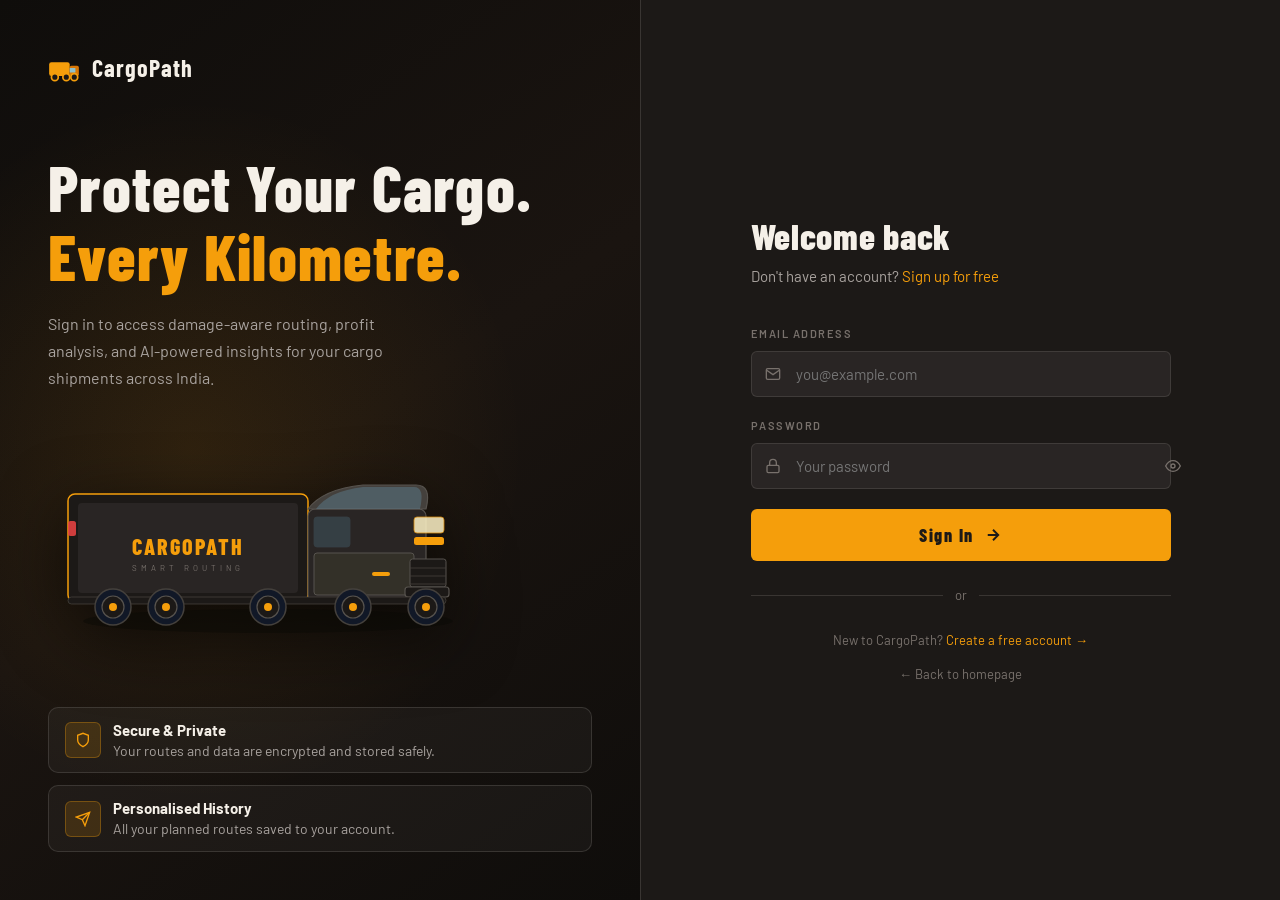
<file: templates/signiin.html>
<!DOCTYPE html>
<html lang="en">
<head>
<meta charset="UTF-8">
<meta name="viewport" content="width=device-width, initial-scale=1.0">
<title>Sign In — CargoPath</title>
<link rel="preconnect" href="https://fonts.googleapis.com">
<link href="https://fonts.googleapis.com/css2?family=Barlow+Condensed:wght@400;600;700;800&family=Barlow:wght@300;400;500;600&display=swap" rel="stylesheet">
<link rel="stylesheet" href="/static/style.css">
<style>
.auth-page {
  min-height: 100vh;
  display: grid;
  grid-template-columns: 1fr 1fr;
  background: var(--bg-900);
}

/* LEFT PANEL — branding */
.auth-left {
  position: relative;
  overflow: hidden;
  background: linear-gradient(145deg, #0f0d0b 0%, #1a1410 50%, #0f0d0b 100%);
  display: flex;
  flex-direction: column;
  justify-content: space-between;
  padding: 48px;
}
.auth-left::before {
  content: '';
  position: absolute; inset: 0;
  background: radial-gradient(ellipse 80% 60% at 30% 50%,
    rgba(245,158,11,0.10) 0%, transparent 65%);
}
.auth-left-content { position: relative; z-index: 1; }
.auth-brand {
  display: flex; align-items: center; gap: 12px;
  font-family: 'Barlow Condensed', sans-serif;
  font-size: 24px; font-weight: 700; letter-spacing: 1px;
  color: var(--text-primary); margin-bottom: 64px;
  text-decoration: none;
}
.auth-headline {
  font-family: 'Barlow Condensed', sans-serif;
  font-size: clamp(42px, 5vw, 64px);
  font-weight: 800; line-height: 1.08;
  color: var(--text-primary);
  margin-bottom: 20px;
}
.auth-headline span { color: var(--amber); display: block; }
.auth-sub {
  font-size: 16px; color: var(--text-secondary);
  line-height: 1.7; max-width: 380px;
}

/* Animated truck on auth left */
.auth-truck-wrap {
  position: relative; z-index: 1; margin-top: 48px;
  filter: drop-shadow(0 16px 32px rgba(0,0,0,0.6));
}
.auth-truck-wrap svg { width: 100%; max-width: 440px; }

/* Feature chips */
.auth-chips {
  position: relative; z-index: 1;
  display: flex; flex-direction: column; gap: 12px;
}
.auth-chip {
  display: flex; align-items: center; gap: 12px;
  background: rgba(255,255,255,0.04);
  border: 1px solid var(--border);
  border-radius: var(--radius-md);
  padding: 12px 16px;
}
.auth-chip-icon {
  width: 36px; height: 36px; border-radius: var(--radius-sm);
  background: var(--amber-glow); border: 1px solid var(--border-amber);
  display: flex; align-items: center; justify-content: center;
  color: var(--amber); flex-shrink: 0;
}
.auth-chip-text { font-size: 14px; color: var(--text-secondary); line-height: 1.4; }
.auth-chip-text strong { display: block; color: var(--text-primary); font-size: 15px; }

/* RIGHT PANEL — form */
.auth-right {
  display: flex; align-items: center; justify-content: center;
  padding: 48px 32px;
  background: var(--bg-800);
  border-left: 1px solid var(--border);
}
.auth-form-wrap { width: 100%; max-width: 420px; }

.auth-form-header { margin-bottom: 36px; }
.auth-form-header h1 {
  font-size: 36px; font-weight: 800; margin-bottom: 8px;
}
.auth-form-header p { font-size: 15px; color: var(--text-secondary); }
.auth-form-header p a { color: var(--amber); }
.auth-form-header p a:hover { text-decoration: underline; }

/* Form fields */
.auth-field { margin-bottom: 20px; }
.auth-label {
  display: block;
  font-size: 11px; font-weight: 600;
  letter-spacing: 1.5px; text-transform: uppercase;
  color: var(--text-muted); margin-bottom: 8px;
}
.auth-input-wrap { position: relative; }
.auth-input-wrap svg {
  position: absolute; left: 14px; top: 50%;
  transform: translateY(-50%);
  color: var(--text-muted); pointer-events: none;
}
.auth-input {
  width: 100%;
  background: var(--bg-700);
  border: 1px solid var(--border);
  border-radius: var(--radius-sm);
  color: var(--text-primary);
  font-family: 'Barlow', sans-serif;
  font-size: 15px;
  padding: 13px 14px 13px 44px;
  outline: none;
  transition: border-color 0.2s, box-shadow 0.2s;
}
.auth-input:focus {
  border-color: var(--amber);
  box-shadow: 0 0 0 3px var(--amber-glow);
}
.auth-input.no-icon { padding-left: 14px; }

/* Password toggle */
.pw-toggle {
  position: absolute; right: 12px; top: 50%;
  transform: translateY(-50%);
  background: none; border: none;
  color: var(--text-muted); cursor: pointer;
  padding: 4px;
  transition: color 0.2s;
}
.pw-toggle:hover { color: var(--amber); }

/* Error alert */
.auth-error {
  background: rgba(252,165,165,0.12);
  border: 1px solid rgba(252,165,165,0.35);
  border-radius: var(--radius-sm);
  color: var(--red);
  font-size: 14px;
  padding: 12px 16px;
  margin-bottom: 20px;
  display: none;
  align-items: center;
  gap: 10px;
}
.auth-error.visible { display: flex; }

/* Submit button */
.auth-submit {
  width: 100%;
  background: var(--amber);
  color: #1C1917;
  font-family: 'Barlow Condensed', sans-serif;
  font-size: 18px; font-weight: 800; letter-spacing: 1.5px;
  padding: 15px;
  border: none; border-radius: var(--radius-sm);
  cursor: pointer;
  transition: all 0.2s;
  display: flex; align-items: center; justify-content: center; gap: 10px;
  margin-top: 8px;
}
.auth-submit:hover { background: var(--amber-light); transform: translateY(-1px); }
.auth-submit:active { transform: translateY(0); }
.auth-submit:disabled { opacity: 0.55; cursor: not-allowed; transform: none; }

.auth-divider {
  display: flex; align-items: center; gap: 12px;
  margin: 24px 0; color: var(--text-muted); font-size: 13px;
}
.auth-divider::before, .auth-divider::after {
  content: ''; flex: 1; height: 1px; background: var(--border);
}

.auth-footer-note {
  text-align: center; margin-top: 24px;
  font-size: 13px; color: var(--text-muted);
}
.auth-footer-note a { color: var(--amber); }

/* Spinner inside button */
.btn-spinner {
  width: 18px; height: 18px;
  border: 2px solid rgba(28,25,23,0.3);
  border-top-color: #1C1917;
  border-radius: 50%;
  animation: spin 0.8s linear infinite;
  display: none;
}
.btn-spinner.visible { display: block; }
@keyframes spin { to { transform: rotate(360deg); } }

/* Responsive */
@media (max-width: 900px) {
  .auth-page { grid-template-columns: 1fr; }
  .auth-left { display: none; }
  .auth-right { padding: 80px 24px 48px; min-height: 100vh; }
}
</style>
</head>
<body>

<div class="auth-page">

  <!-- LEFT — Branding -->
  <div class="auth-left">
    <div class="auth-left-content">
      <a href="/" class="auth-brand">
        <svg width="32" height="32" viewBox="0 0 28 28" fill="none">
          <rect x="1" y="9" width="18" height="12" rx="2" fill="#F59E0B"/>
          <rect x="19" y="12" width="8" height="9" rx="1.5" fill="#D97706"/>
          <circle cx="6" cy="22" r="3" fill="#1C1917" stroke="#F59E0B" stroke-width="1.5"/>
          <circle cx="16" cy="22" r="3" fill="#1C1917" stroke="#F59E0B" stroke-width="1.5"/>
          <circle cx="23" cy="22" r="3" fill="#1C1917" stroke="#F59E0B" stroke-width="1.5"/>
          <rect x="19" y="14" width="5" height="4" rx="0.5" fill="#7DD3FC" opacity="0.8"/>
        </svg>
        CargoPath
      </a>

      <h1 class="auth-headline">
        Protect Your Cargo.<br>
        <span>Every Kilometre.</span>
      </h1>
      <p class="auth-sub">
        Sign in to access damage-aware routing, profit analysis,
        and AI-powered insights for your cargo shipments across India.
      </p>

      <div class="auth-truck-wrap">
        <svg viewBox="0 0 440 200" fill="none" xmlns="http://www.w3.org/2000/svg">
          <ellipse cx="220" cy="182" rx="185" ry="12" fill="#0a0905" opacity="0.45"/>
          <rect x="20" y="55" width="240" height="108" rx="7" fill="#1C1917" stroke="#F59E0B" stroke-width="1.5"/>
          <rect x="30" y="64" width="220" height="90" rx="4" fill="#292524"/>
          <text x="140" y="116" font-family="Barlow Condensed,sans-serif" font-size="22" font-weight="800" fill="#F59E0B" text-anchor="middle" letter-spacing="2">CARGOPATH</text>
          <text x="140" y="132" font-family="Barlow,sans-serif" font-size="8" fill="#78716C" text-anchor="middle" letter-spacing="4">SMART ROUTING</text>
          <rect x="260" y="70" width="118" height="93" rx="7" fill="#292524" stroke="#57534E" stroke-width="1.2"/>
          <path d="M260 70 Q275 50 315 46 L368 46 Q384 46 378 70 Z" fill="#44403C" stroke="#57534E" stroke-width="1.2"/>
          <path d="M268 70 Q281 52 315 48 L366 48 Q377 48 372 70 Z" fill="#7DD3FC" opacity="0.2"/>
          <rect x="266" y="78" width="36" height="30" rx="3" fill="#7DD3FC" opacity="0.15" stroke="#7DD3FC" stroke-width="0.8" opacity="0.35"/>
          <rect x="266" y="114" width="100" height="42" rx="3" fill="#333028" stroke="#57534E" stroke-width="1"/>
          <rect x="324" y="133" width="18" height="4" rx="2" fill="#F59E0B"/>
          <rect x="366" y="78" width="30" height="16" rx="3" fill="#FEF3C7" opacity="0.85" stroke="#F59E0B" stroke-width="0.8"/>
          <rect x="366" y="98" width="30" height="8" rx="2.5" fill="#F59E0B" class="blink"/>
          <rect x="362" y="120" width="36" height="28" rx="2.5" fill="#1C1917" stroke="#57534E" stroke-width="1"/>
          <line x1="362" y1="129" x2="398" y2="129" stroke="#44403C" stroke-width="0.8"/>
          <line x1="362" y1="137" x2="398" y2="137" stroke="#44403C" stroke-width="0.8"/>
          <line x1="362" y1="145" x2="398" y2="145" stroke="#44403C" stroke-width="0.8"/>
          <rect x="357" y="148" width="44" height="10" rx="3" fill="#1C1917" stroke="#57534E" stroke-width="1.2"/>
          <rect x="20" y="158" width="378" height="7" rx="3.5" fill="#1C1917" stroke="#44403C" stroke-width="0.8"/>
          <!-- Wheels -->
          <circle cx="65"  cy="168" r="18" fill="#111827" stroke="#44403C" stroke-width="1.5"/>
          <circle cx="65"  cy="168" r="11" fill="#1C1917" stroke="#57534E" stroke-width="1.2"/>
          <circle cx="65"  cy="168" r="4" fill="#F59E0B"/>
          <circle cx="118" cy="168" r="18" fill="#111827" stroke="#44403C" stroke-width="1.5"/>
          <circle cx="118" cy="168" r="11" fill="#1C1917" stroke="#57534E" stroke-width="1.2"/>
          <circle cx="118" cy="168" r="4" fill="#F59E0B"/>
          <circle cx="220" cy="168" r="18" fill="#111827" stroke="#44403C" stroke-width="1.5"/>
          <circle cx="220" cy="168" r="11" fill="#1C1917" stroke="#57534E" stroke-width="1.2"/>
          <circle cx="220" cy="168" r="4" fill="#F59E0B"/>
          <circle cx="305" cy="168" r="18" fill="#111827" stroke="#44403C" stroke-width="1.5"/>
          <circle cx="305" cy="168" r="11" fill="#1C1917" stroke="#57534E" stroke-width="1.2"/>
          <circle cx="305" cy="168" r="4" fill="#F59E0B"/>
          <circle cx="378" cy="168" r="18" fill="#111827" stroke="#44403C" stroke-width="1.5"/>
          <circle cx="378" cy="168" r="11" fill="#1C1917" stroke="#57534E" stroke-width="1.2"/>
          <circle cx="378" cy="168" r="4" fill="#F59E0B"/>
          <!-- Tail lights -->
          <rect x="20" y="82" width="8" height="15" rx="2.5" fill="#EF4444" opacity="0.85" class="tail-blink"/>
        </svg>
      </div>
    </div>

    <div class="auth-chips">
      <div class="auth-chip">
        <div class="auth-chip-icon">
          <svg width="16" height="16" viewBox="0 0 24 24" fill="none" stroke="currentColor" stroke-width="2"><path d="M12 22s8-4 8-10V5l-8-3-8 3v7c0 6 8 10 8 10z"/></svg>
        </div>
        <div class="auth-chip-text">
          <strong>Secure & Private</strong>
          Your routes and data are encrypted and stored safely.
        </div>
      </div>
      <div class="auth-chip">
        <div class="auth-chip-icon">
          <svg width="16" height="16" viewBox="0 0 24 24" fill="none" stroke="currentColor" stroke-width="2"><polyline points="22 2 11 13"/><polygon points="22 2 15 22 11 13 2 9 22 2"/></svg>
        </div>
        <div class="auth-chip-text">
          <strong>Personalised History</strong>
          All your planned routes saved to your account.
        </div>
      </div>
    </div>
  </div>

  <!-- RIGHT — Form -->
  <div class="auth-right">
    <div class="auth-form-wrap">

      <div class="auth-form-header">
        <h1>Welcome back</h1>
        <p>Don't have an account? <a href="/signup">Sign up for free</a></p>
      </div>

      <!-- Error box -->
      <div class="auth-error" id="authError">
        <svg width="16" height="16" viewBox="0 0 24 24" fill="none" stroke="currentColor" stroke-width="2"><circle cx="12" cy="12" r="10"/><line x1="12" y1="8" x2="12" y2="12"/><line x1="12" y1="16" x2="12.01" y2="16"/></svg>
        <span id="authErrorText">Something went wrong.</span>
      </div>

      <!-- Email -->
      <div class="auth-field">
        <label class="auth-label">Email Address</label>
        <div class="auth-input-wrap">
          <svg width="16" height="16" viewBox="0 0 24 24" fill="none" stroke="currentColor" stroke-width="2"><path d="M4 4h16c1.1 0 2 .9 2 2v12c0 1.1-.9 2-2 2H4c-1.1 0-2-.9-2-2V6c0-1.1.9-2 2-2z"/><polyline points="22,6 12,13 2,6"/></svg>
          <input class="auth-input" type="email" id="email"
                 placeholder="you@example.com" autocomplete="email">
        </div>
      </div>

      <!-- Password -->
      <div class="auth-field">
        <div style="display:flex;justify-content:space-between;align-items:center;margin-bottom:8px">
          <label class="auth-label" style="margin-bottom:0">Password</label>
        </div>
        <div class="auth-input-wrap">
          <svg width="16" height="16" viewBox="0 0 24 24" fill="none" stroke="currentColor" stroke-width="2"><rect x="3" y="11" width="18" height="11" rx="2" ry="2"/><path d="M7 11V7a5 5 0 0 1 10 0v4"/></svg>
          <input class="auth-input" type="password" id="password"
                 placeholder="Your password" autocomplete="current-password">
          <button class="pw-toggle" type="button" onclick="togglePw('password',this)" aria-label="Toggle password">
            <svg width="16" height="16" viewBox="0 0 24 24" fill="none" stroke="currentColor" stroke-width="2"><path d="M1 12s4-8 11-8 11 8 11 8-4 8-11 8-11-8-11-8z"/><circle cx="12" cy="12" r="3"/></svg>
          </button>
        </div>
      </div>

      <!-- Submit -->
      <button class="auth-submit" id="submitBtn" onclick="doSignIn()">
        <div class="btn-spinner" id="spinner"></div>
        <span id="btnText">Sign In</span>
        <svg width="18" height="18" viewBox="0 0 24 24" fill="none" stroke="currentColor" stroke-width="2.5" id="btnIcon"><path d="M5 12h14M12 5l7 7-7 7"/></svg>
      </button>

      <div class="auth-divider">or</div>

      <div class="auth-footer-note">
        New to CargoPath? <a href="/signup">Create a free account →</a>
      </div>
      <div class="auth-footer-note" style="margin-top:12px">
        <a href="/" style="color:var(--text-muted)">← Back to homepage</a>
      </div>

    </div>
  </div>

</div>

<script>
function togglePw(id, btn) {
  const inp = document.getElementById(id);
  const show = inp.type === 'password';
  inp.type = show ? 'text' : 'password';
  btn.innerHTML = show
    ? '<svg width="16" height="16" viewBox="0 0 24 24" fill="none" stroke="currentColor" stroke-width="2"><path d="M17.94 17.94A10.07 10.07 0 0 1 12 20c-7 0-11-8-11-8a18.45 18.45 0 0 1 5.06-5.94M9.9 4.24A9.12 9.12 0 0 1 12 4c7 0 11 8 11 8a18.5 18.5 0 0 1-2.16 3.19m-6.72-1.07a3 3 0 1 1-4.24-4.24"/><line x1="1" y1="1" x2="23" y2="23"/></svg>'
    : '<svg width="16" height="16" viewBox="0 0 24 24" fill="none" stroke="currentColor" stroke-width="2"><path d="M1 12s4-8 11-8 11 8 11 8-4 8-11 8-11-8-11-8z"/><circle cx="12" cy="12" r="3"/></svg>';
}

function showError(msg) {
  document.getElementById('authErrorText').textContent = msg;
  document.getElementById('authError').classList.add('visible');
}
function hideError() {
  document.getElementById('authError').classList.remove('visible');
}

function setLoading(on) {
  document.getElementById('submitBtn').disabled = on;
  document.getElementById('spinner').classList.toggle('visible', on);
  document.getElementById('btnText').textContent = on ? 'Signing in…' : 'Sign In';
  document.getElementById('btnIcon').style.display = on ? 'none' : '';
}

async function doSignIn() {
  hideError();
  const email    = document.getElementById('email').value.trim();
  const password = document.getElementById('password').value;

  if (!email)    { showError('Please enter your email address.'); return; }
  if (!password) { showError('Please enter your password.'); return; }

  setLoading(true);
  try {
    const res  = await fetch('/api/auth/login', {
      method: 'POST',
      headers: { 'Content-Type': 'application/json' },
      body: JSON.stringify({ email, password }),
    });
    const data = await res.json();
    if (data.success) {
      window.location.href = '/route-planner';
    } else {
      showError(data.error || 'Sign in failed. Please try again.');
    }
  } catch (err) {
    showError('Network error. Please check your connection.');
  } finally {
    setLoading(false);
  }
}

// Enter key submits
document.addEventListener('keydown', e => {
  if (e.key === 'Enter') doSignIn();
});
</script>
</body>
</html>
</file>
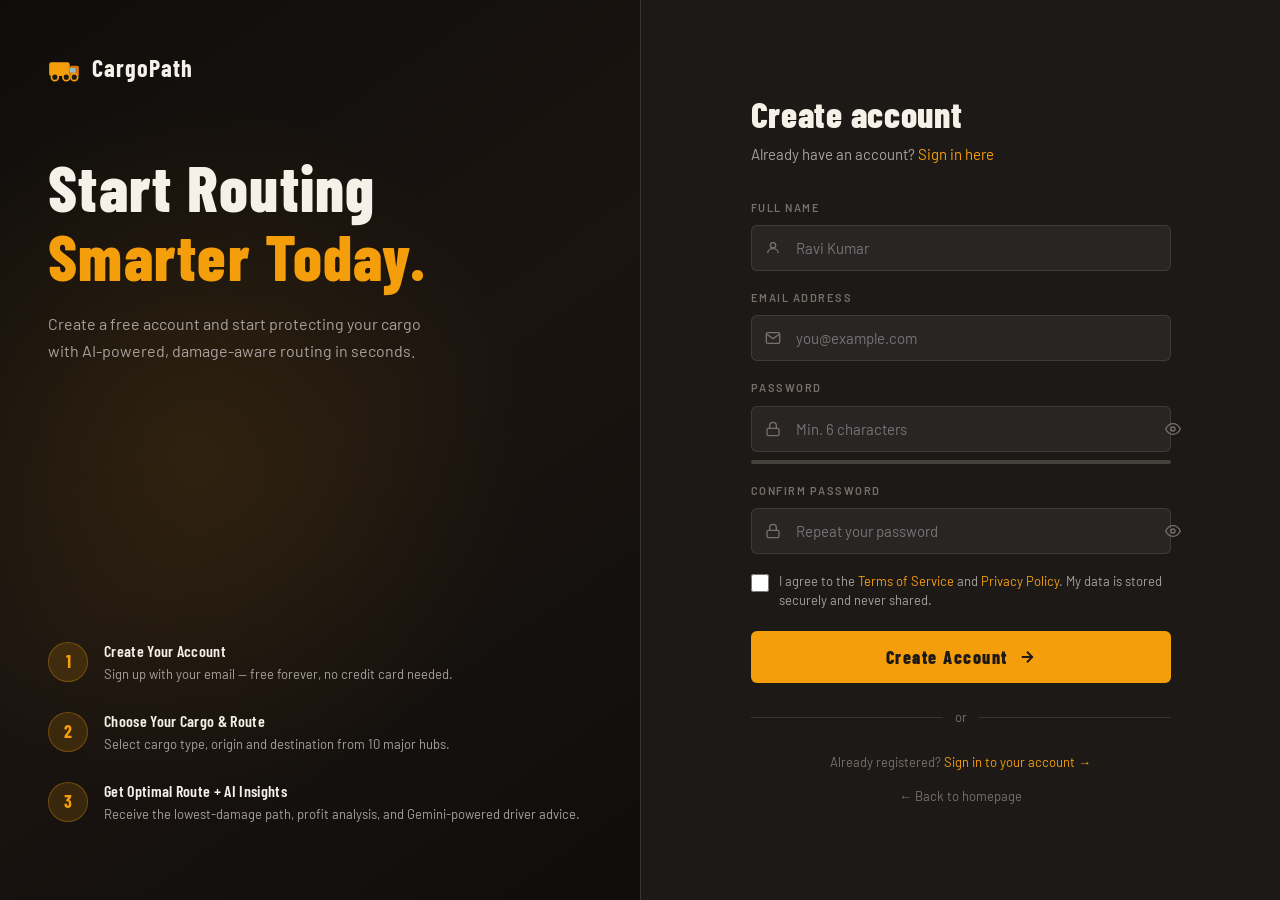
<file: templates/Signup.html>
<!DOCTYPE html>
<html lang="en">
<head>
<meta charset="UTF-8">
<meta name="viewport" content="width=device-width, initial-scale=1.0">
<title>Sign Up — CargoPath</title>
<link rel="preconnect" href="https://fonts.googleapis.com">
<link href="https://fonts.googleapis.com/css2?family=Barlow+Condensed:wght@400;600;700;800&family=Barlow:wght@300;400;500;600&display=swap" rel="stylesheet">
<link rel="stylesheet" href="/static/style.css">
<style>
.auth-page {
  min-height: 100vh;
  display: grid;
  grid-template-columns: 1fr 1fr;
  background: var(--bg-900);
}
.auth-left {
  position: relative; overflow: hidden;
  background: linear-gradient(145deg, #0f0d0b 0%, #1a1410 50%, #0f0d0b 100%);
  display: flex; flex-direction: column; justify-content: space-between;
  padding: 48px;
}
.auth-left::before {
  content: ''; position: absolute; inset: 0;
  background: radial-gradient(ellipse 80% 60% at 30% 50%,
    rgba(245,158,11,0.10) 0%, transparent 65%);
}
.auth-left-content { position: relative; z-index: 1; }
.auth-brand {
  display: flex; align-items: center; gap: 12px;
  font-family: 'Barlow Condensed', sans-serif;
  font-size: 24px; font-weight: 700; letter-spacing: 1px;
  color: var(--text-primary); margin-bottom: 64px;
  text-decoration: none;
}
.auth-headline {
  font-family: 'Barlow Condensed', sans-serif;
  font-size: clamp(42px, 5vw, 64px); font-weight: 800; line-height: 1.08;
  color: var(--text-primary); margin-bottom: 20px;
}
.auth-headline span { color: var(--amber); display: block; }
.auth-sub { font-size: 16px; color: var(--text-secondary); line-height: 1.7; max-width: 380px; }

/* Steps list */
.auth-steps { position: relative; z-index: 1; }
.auth-step {
  display: flex; gap: 16px; margin-bottom: 28px;
}
.step-circle {
  width: 40px; height: 40px; border-radius: 50%; flex-shrink: 0;
  background: var(--amber-glow); border: 1px solid var(--border-amber);
  display: flex; align-items: center; justify-content: center;
  font-family: 'Barlow Condensed', sans-serif;
  font-size: 18px; font-weight: 700; color: var(--amber);
}
.step-text h4 { font-size: 16px; font-weight: 600; margin-bottom: 4px; }
.step-text p  { font-size: 13px; color: var(--text-secondary); line-height: 1.5; }

/* RIGHT */
.auth-right {
  display: flex; align-items: center; justify-content: center;
  padding: 48px 32px;
  background: var(--bg-800);
  border-left: 1px solid var(--border);
}
.auth-form-wrap { width: 100%; max-width: 420px; }
.auth-form-header { margin-bottom: 32px; }
.auth-form-header h1 { font-size: 36px; font-weight: 800; margin-bottom: 8px; }
.auth-form-header p { font-size: 15px; color: var(--text-secondary); }
.auth-form-header p a { color: var(--amber); }

.auth-field { margin-bottom: 18px; }
.auth-label {
  display: block;
  font-size: 11px; font-weight: 600;
  letter-spacing: 1.5px; text-transform: uppercase;
  color: var(--text-muted); margin-bottom: 8px;
}
.auth-input-wrap { position: relative; }
.auth-input-wrap svg {
  position: absolute; left: 14px; top: 50%;
  transform: translateY(-50%);
  color: var(--text-muted); pointer-events: none;
}
.auth-input {
  width: 100%;
  background: var(--bg-700); border: 1px solid var(--border);
  border-radius: var(--radius-sm); color: var(--text-primary);
  font-family: 'Barlow', sans-serif; font-size: 15px;
  padding: 13px 14px 13px 44px; outline: none;
  transition: border-color 0.2s, box-shadow 0.2s;
}
.auth-input:focus {
  border-color: var(--amber);
  box-shadow: 0 0 0 3px var(--amber-glow);
}

/* Password strength bar */
.pw-strength-wrap { margin-top: 8px; }
.pw-strength-track {
  height: 4px; background: var(--bg-600); border-radius: 2px; overflow: hidden;
}
.pw-strength-fill {
  height: 100%; border-radius: 2px; width: 0%;
  transition: width 0.3s, background 0.3s;
}
.pw-strength-label {
  font-size: 11px; color: var(--text-muted); margin-top: 5px;
}

.pw-toggle {
  position: absolute; right: 12px; top: 50%; transform: translateY(-50%);
  background: none; border: none; color: var(--text-muted); cursor: pointer; padding: 4px;
  transition: color 0.2s;
}
.pw-toggle:hover { color: var(--amber); }

/* Terms checkbox */
.auth-check {
  display: flex; align-items: flex-start; gap: 10px; margin-bottom: 20px;
}
.auth-check input[type="checkbox"] {
  width: 18px; height: 18px; flex-shrink: 0; margin-top: 2px;
  accent-color: var(--amber); cursor: pointer;
}
.auth-check label {
  font-size: 13px; color: var(--text-secondary); line-height: 1.5; cursor: pointer;
}
.auth-check label a { color: var(--amber); }

/* Error */
.auth-error {
  background: rgba(252,165,165,0.12); border: 1px solid rgba(252,165,165,0.35);
  border-radius: var(--radius-sm); color: var(--red);
  font-size: 14px; padding: 12px 16px; margin-bottom: 18px;
  display: none; align-items: center; gap: 10px;
}
.auth-error.visible { display: flex; }

/* Success */
.auth-success {
  background: rgba(134,239,172,0.12); border: 1px solid rgba(134,239,172,0.35);
  border-radius: var(--radius-sm); color: var(--green);
  font-size: 14px; padding: 12px 16px; margin-bottom: 18px;
  display: none; align-items: center; gap: 10px;
}
.auth-success.visible { display: flex; }

.auth-submit {
  width: 100%; background: var(--amber); color: #1C1917;
  font-family: 'Barlow Condensed', sans-serif;
  font-size: 18px; font-weight: 800; letter-spacing: 1.5px;
  padding: 15px; border: none; border-radius: var(--radius-sm);
  cursor: pointer; transition: all 0.2s;
  display: flex; align-items: center; justify-content: center; gap: 10px;
}
.auth-submit:hover { background: var(--amber-light); transform: translateY(-1px); }
.auth-submit:active { transform: translateY(0); }
.auth-submit:disabled { opacity: 0.55; cursor: not-allowed; transform: none; }

.auth-divider {
  display: flex; align-items: center; gap: 12px;
  margin: 24px 0; color: var(--text-muted); font-size: 13px;
}
.auth-divider::before, .auth-divider::after {
  content: ''; flex: 1; height: 1px; background: var(--border);
}

.auth-footer-note {
  text-align: center; margin-top: 20px;
  font-size: 13px; color: var(--text-muted);
}
.auth-footer-note a { color: var(--amber); }

.btn-spinner {
  width: 18px; height: 18px; border: 2px solid rgba(28,25,23,0.3);
  border-top-color: #1C1917; border-radius: 50%;
  animation: spin 0.8s linear infinite; display: none;
}
.btn-spinner.visible { display: block; }
@keyframes spin { to { transform: rotate(360deg); } }

@media (max-width: 900px) {
  .auth-page { grid-template-columns: 1fr; }
  .auth-left  { display: none; }
  .auth-right { padding: 80px 24px 48px; min-height: 100vh; }
}
</style>
</head>
<body>

<div class="auth-page">

  <!-- LEFT — Steps -->
  <div class="auth-left">
    <div class="auth-left-content">
      <a href="/" class="auth-brand">
        <svg width="32" height="32" viewBox="0 0 28 28" fill="none">
          <rect x="1" y="9" width="18" height="12" rx="2" fill="#F59E0B"/>
          <rect x="19" y="12" width="8" height="9" rx="1.5" fill="#D97706"/>
          <circle cx="6" cy="22" r="3" fill="#1C1917" stroke="#F59E0B" stroke-width="1.5"/>
          <circle cx="16" cy="22" r="3" fill="#1C1917" stroke="#F59E0B" stroke-width="1.5"/>
          <circle cx="23" cy="22" r="3" fill="#1C1917" stroke="#F59E0B" stroke-width="1.5"/>
          <rect x="19" y="14" width="5" height="4" rx="0.5" fill="#7DD3FC" opacity="0.8"/>
        </svg>
        CargoPath
      </a>
      <h1 class="auth-headline">
        Start Routing<br>
        <span>Smarter Today.</span>
      </h1>
      <p class="auth-sub" style="margin-bottom:48px">
        Create a free account and start protecting your cargo with
        AI-powered, damage-aware routing in seconds.
      </p>
    </div>

    <div class="auth-steps">
      <div class="auth-step">
        <div class="step-circle">1</div>
        <div class="step-text">
          <h4>Create Your Account</h4>
          <p>Sign up with your email — free forever, no credit card needed.</p>
        </div>
      </div>
      <div class="auth-step">
        <div class="step-circle">2</div>
        <div class="step-text">
          <h4>Choose Your Cargo & Route</h4>
          <p>Select cargo type, origin and destination from 10 major hubs.</p>
        </div>
      </div>
      <div class="auth-step">
        <div class="step-circle">3</div>
        <div class="step-text">
          <h4>Get Optimal Route + AI Insights</h4>
          <p>Receive the lowest-damage path, profit analysis, and Gemini-powered driver advice.</p>
        </div>
      </div>
    </div>
  </div>

  <!-- RIGHT — Form -->
  <div class="auth-right">
    <div class="auth-form-wrap">

      <div class="auth-form-header">
        <h1>Create account</h1>
        <p>Already have an account? <a href="/signin">Sign in here</a></p>
      </div>

      <div class="auth-error" id="authError">
        <svg width="16" height="16" viewBox="0 0 24 24" fill="none" stroke="currentColor" stroke-width="2"><circle cx="12" cy="12" r="10"/><line x1="12" y1="8" x2="12" y2="12"/><line x1="12" y1="16" x2="12.01" y2="16"/></svg>
        <span id="authErrorText">Something went wrong.</span>
      </div>
      <div class="auth-success" id="authSuccess">
        <svg width="16" height="16" viewBox="0 0 24 24" fill="none" stroke="currentColor" stroke-width="2"><polyline points="20 6 9 17 4 12"/></svg>
        <span id="authSuccessText">Account created! Redirecting…</span>
      </div>

      <!-- Full Name -->
      <div class="auth-field">
        <label class="auth-label">Full Name</label>
        <div class="auth-input-wrap">
          <svg width="16" height="16" viewBox="0 0 24 24" fill="none" stroke="currentColor" stroke-width="2"><circle cx="12" cy="8" r="4"/><path d="M4 20c0-4 3.6-7 8-7s8 3 8 7"/></svg>
          <input class="auth-input" type="text" id="fullName"
                 placeholder="Ravi Kumar" autocomplete="name">
        </div>
      </div>

      <!-- Email -->
      <div class="auth-field">
        <label class="auth-label">Email Address</label>
        <div class="auth-input-wrap">
          <svg width="16" height="16" viewBox="0 0 24 24" fill="none" stroke="currentColor" stroke-width="2"><path d="M4 4h16c1.1 0 2 .9 2 2v12c0 1.1-.9 2-2 2H4c-1.1 0-2-.9-2-2V6c0-1.1.9-2 2-2z"/><polyline points="22,6 12,13 2,6"/></svg>
          <input class="auth-input" type="email" id="email"
                 placeholder="you@example.com" autocomplete="email">
        </div>
      </div>

      <!-- Password -->
      <div class="auth-field">
        <label class="auth-label">Password</label>
        <div class="auth-input-wrap">
          <svg width="16" height="16" viewBox="0 0 24 24" fill="none" stroke="currentColor" stroke-width="2"><rect x="3" y="11" width="18" height="11" rx="2" ry="2"/><path d="M7 11V7a5 5 0 0 1 10 0v4"/></svg>
          <input class="auth-input" type="password" id="password"
                 placeholder="Min. 6 characters" autocomplete="new-password"
                 oninput="checkStrength(this.value)">
          <button class="pw-toggle" type="button" onclick="togglePw('password',this)">
            <svg width="16" height="16" viewBox="0 0 24 24" fill="none" stroke="currentColor" stroke-width="2"><path d="M1 12s4-8 11-8 11 8 11 8-4 8-11 8-11-8-11-8z"/><circle cx="12" cy="12" r="3"/></svg>
          </button>
        </div>
        <div class="pw-strength-wrap">
          <div class="pw-strength-track">
            <div class="pw-strength-fill" id="strengthFill"></div>
          </div>
          <div class="pw-strength-label" id="strengthLabel"></div>
        </div>
      </div>

      <!-- Confirm Password -->
      <div class="auth-field">
        <label class="auth-label">Confirm Password</label>
        <div class="auth-input-wrap">
          <svg width="16" height="16" viewBox="0 0 24 24" fill="none" stroke="currentColor" stroke-width="2"><rect x="3" y="11" width="18" height="11" rx="2" ry="2"/><path d="M7 11V7a5 5 0 0 1 10 0v4"/></svg>
          <input class="auth-input" type="password" id="confirmPassword"
                 placeholder="Repeat your password" autocomplete="new-password">
          <button class="pw-toggle" type="button" onclick="togglePw('confirmPassword',this)">
            <svg width="16" height="16" viewBox="0 0 24 24" fill="none" stroke="currentColor" stroke-width="2"><path d="M1 12s4-8 11-8 11 8 11 8-4 8-11 8-11-8-11-8z"/><circle cx="12" cy="12" r="3"/></svg>
          </button>
        </div>
      </div>

      <!-- Terms -->
      <div class="auth-check">
        <input type="checkbox" id="terms">
        <label for="terms">
          I agree to the <a href="#">Terms of Service</a> and <a href="#">Privacy Policy</a>.
          My data is stored securely and never shared.
        </label>
      </div>

      <button class="auth-submit" id="submitBtn" onclick="doSignUp()">
        <div class="btn-spinner" id="spinner"></div>
        <span id="btnText">Create Account</span>
        <svg width="18" height="18" viewBox="0 0 24 24" fill="none" stroke="currentColor" stroke-width="2.5" id="btnIcon"><path d="M5 12h14M12 5l7 7-7 7"/></svg>
      </button>

      <div class="auth-divider">or</div>

      <div class="auth-footer-note">
        Already registered? <a href="/signin">Sign in to your account →</a>
      </div>
      <div class="auth-footer-note" style="margin-top:12px">
        <a href="/" style="color:var(--text-muted)">← Back to homepage</a>
      </div>

    </div>
  </div>

</div>

<script>
function togglePw(id, btn) {
  const inp  = document.getElementById(id);
  const show = inp.type === 'password';
  inp.type   = show ? 'text' : 'password';
  btn.innerHTML = show
    ? '<svg width="16" height="16" viewBox="0 0 24 24" fill="none" stroke="currentColor" stroke-width="2"><path d="M17.94 17.94A10.07 10.07 0 0 1 12 20c-7 0-11-8-11-8a18.45 18.45 0 0 1 5.06-5.94M9.9 4.24A9.12 9.12 0 0 1 12 4c7 0 11 8 11 8a18.5 18.5 0 0 1-2.16 3.19m-6.72-1.07a3 3 0 1 1-4.24-4.24"/><line x1="1" y1="1" x2="23" y2="23"/></svg>'
    : '<svg width="16" height="16" viewBox="0 0 24 24" fill="none" stroke="currentColor" stroke-width="2"><path d="M1 12s4-8 11-8 11 8 11 8-4 8-11 8-11-8-11-8z"/><circle cx="12" cy="12" r="3"/></svg>';
}

function checkStrength(pw) {
  const fill  = document.getElementById('strengthFill');
  const label = document.getElementById('strengthLabel');
  if (!pw) { fill.style.width = '0%'; label.textContent = ''; return; }
  let score = 0;
  if (pw.length >= 6)  score++;
  if (pw.length >= 10) score++;
  if (/[A-Z]/.test(pw)) score++;
  if (/[0-9]/.test(pw)) score++;
  if (/[^A-Za-z0-9]/.test(pw)) score++;
  const levels = [
    { w: '20%', c: 'var(--red)',    t: 'Very weak' },
    { w: '40%', c: '#F97316',       t: 'Weak' },
    { w: '60%', c: '#FBBF24',       t: 'Fair' },
    { w: '80%', c: 'var(--green)',  t: 'Strong' },
    { w: '100%',c: 'var(--green)',  t: 'Very strong' },
  ];
  const l = levels[Math.min(score - 1, 4)] || levels[0];
  fill.style.width      = l.w;
  fill.style.background = l.c;
  label.textContent     = l.t;
  label.style.color     = l.c;
}

function showError(msg) {
  document.getElementById('authErrorText').textContent = msg;
  document.getElementById('authError').classList.add('visible');
  document.getElementById('authSuccess').classList.remove('visible');
}
function showSuccess(msg) {
  document.getElementById('authSuccessText').textContent = msg;
  document.getElementById('authSuccess').classList.add('visible');
  document.getElementById('authError').classList.remove('visible');
}
function hideError() {
  document.getElementById('authError').classList.remove('visible');
}

function setLoading(on) {
  document.getElementById('submitBtn').disabled = on;
  document.getElementById('spinner').classList.toggle('visible', on);
  document.getElementById('btnText').textContent = on ? 'Creating account…' : 'Create Account';
  document.getElementById('btnIcon').style.display = on ? 'none' : '';
}

async function doSignUp() {
  hideError();
  const fullName       = document.getElementById('fullName').value.trim();
  const email          = document.getElementById('email').value.trim();
  const password       = document.getElementById('password').value;
  const confirmPw      = document.getElementById('confirmPassword').value;
  const termsChecked   = document.getElementById('terms').checked;

  if (!fullName)         { showError('Please enter your full name.'); return; }
  if (!email)            { showError('Please enter your email address.'); return; }
  if (!password)         { showError('Please create a password.'); return; }
  if (password.length < 6) { showError('Password must be at least 6 characters.'); return; }
  if (password !== confirmPw) { showError('Passwords do not match.'); return; }
  if (!termsChecked)     { showError('Please accept the Terms of Service to continue.'); return; }

  setLoading(true);
  try {
    const res  = await fetch('/api/auth/register', {
      method: 'POST',
      headers: { 'Content-Type': 'application/json' },
      body: JSON.stringify({ full_name: fullName, email, password }),
    });
    const data = await res.json();
    if (data.success) {
      showSuccess(`Welcome, ${data.user.full_name}! Redirecting to the Route Planner…`);
      setTimeout(() => { window.location.href = '/route-planner'; }, 1200);
    } else {
      showError(data.error || 'Registration failed. Please try again.');
    }
  } catch (err) {
    showError('Network error. Please check your connection.');
  } finally {
    setLoading(false);
  }
}

document.addEventListener('keydown', e => {
  if (e.key === 'Enter') doSignUp();
});
</script>
</body>
</html>
</file>
<file: static/style.css>
/* ============================================================
   CargoPath — Global Stylesheet
   Theme: Dark Industrial / Highway
   Fonts: Barlow Condensed (headings) + Barlow (body)
   ============================================================ */

*, *::before, *::after { box-sizing: border-box; margin: 0; padding: 0; }

:root {
  --amber: #F59E0B;
  --amber-dark: #D97706;
  --amber-light: #FDE68A;
  --amber-glow: rgba(245, 158, 11, 0.15);
  --bg-900: #0C0A09;
  --bg-800: #1C1917;
  --bg-700: #292524;
  --bg-600: #44403C;
  --bg-500: #57534E;
  --bg-400: #78716C;
  --bg-300: #A8A29E;
  --text-primary: #F5F0E8;
  --text-secondary: #A8A29E;
  --text-muted: #78716C;
  --blue: #7DD3FC;
  --green: #86EFAC;
  --purple: #C4B5FD;
  --red: #FCA5A5;
  --border: rgba(87,83,78,0.5);
  --border-amber: rgba(245,158,11,0.3);
  --radius-sm: 6px;
  --radius-md: 10px;
  --radius-lg: 16px;
  --radius-xl: 24px;
  --shadow-card: 0 4px 24px rgba(0,0,0,0.4);
  --shadow-amber: 0 0 32px rgba(245,158,11,0.12);
}

html { scroll-behavior: smooth; }

body {
  font-family: 'Barlow', sans-serif;
  background-color: var(--bg-900);
  color: var(--text-primary);
  font-size: 16px;
  line-height: 1.65;
  min-height: 100vh;
  overflow-x: hidden;
}

h1,h2,h3,h4,h5 {
  font-family: 'Barlow Condensed', sans-serif;
  letter-spacing: 0.02em;
  line-height: 1.15;
}

a { text-decoration: none; color: inherit; }

img { max-width: 100%; display: block; }

.container { max-width: 1160px; margin: 0 auto; padding: 0 24px; }

/* ── NAVBAR ───────────────────────────────────────────────── */
.navbar {
  position: fixed; top: 0; left: 0; right: 0; z-index: 100;
  display: flex; align-items: center; justify-content: space-between;
  padding: 0 32px; height: 64px;
  background: rgba(12,10,9,0.85);
  backdrop-filter: blur(16px);
  border-bottom: 1px solid var(--border);
}

.nav-logo {
  display: flex; align-items: center; gap: 10px;
  font-family: 'Barlow Condensed', sans-serif;
  font-size: 22px; font-weight: 700; letter-spacing: 1px;
  color: var(--text-primary);
}
.nav-logo:hover { color: var(--amber); transition: color 0.2s; }

.nav-links {
  display: flex; align-items: center; gap: 4px; list-style: none;
}
.nav-links a {
  font-size: 14px; font-weight: 500; letter-spacing: 0.5px;
  padding: 6px 14px; border-radius: var(--radius-sm);
  color: var(--text-secondary);
  transition: color 0.2s, background 0.2s;
}
.nav-links a:hover { color: var(--text-primary); background: rgba(255,255,255,0.05); }
.nav-links a.active { color: var(--amber); }
.nav-links .nav-profile {
  display: flex; align-items: center; gap: 6px;
  background: var(--amber-glow); border: 1px solid var(--border-amber);
  color: var(--amber); border-radius: var(--radius-sm);
}
.nav-links .nav-profile:hover { background: rgba(245,158,11,0.25); }

.nav-toggle { display: none; flex-direction: column; gap: 5px; cursor: pointer; background: none; border: none; }
.nav-toggle span { display: block; width: 22px; height: 2px; background: var(--text-secondary); border-radius: 2px; transition: all 0.3s; }

/* ── BUTTONS ──────────────────────────────────────────────── */
.btn-primary {
  display: inline-flex; align-items: center;
  background: var(--amber); color: #1C1917;
  font-family: 'Barlow Condensed', sans-serif;
  font-size: 16px; font-weight: 700; letter-spacing: 1px;
  padding: 12px 28px; border-radius: var(--radius-sm);
  border: none; cursor: pointer;
  transition: background 0.2s, transform 0.15s;
}
.btn-primary:hover { background: var(--amber-light); transform: translateY(-1px); }
.btn-primary:active { transform: translateY(0); }

.btn-ghost {
  display: inline-flex; align-items: center;
  background: transparent; color: var(--text-secondary);
  font-family: 'Barlow Condensed', sans-serif;
  font-size: 16px; font-weight: 600; letter-spacing: 1px;
  padding: 11px 28px; border-radius: var(--radius-sm);
  border: 1px solid var(--border); cursor: pointer;
  transition: all 0.2s;
}
.btn-ghost:hover { color: var(--text-primary); border-color: var(--bg-300); }

.btn-secondary {
  display: inline-flex; align-items: center; justify-content: center;
  background: var(--bg-700); color: var(--text-primary);
  font-family: 'Barlow Condensed', sans-serif;
  font-size: 15px; font-weight: 600; letter-spacing: 0.5px;
  padding: 10px 22px; border-radius: var(--radius-sm);
  border: 1px solid var(--border); cursor: pointer;
  transition: all 0.2s;
}
.btn-secondary:hover { background: var(--bg-600); border-color: var(--bg-400); }

/* ── HERO ─────────────────────────────────────────────────── */
.hero {
  min-height: 100vh; padding-top: 64px;
  display: flex; flex-direction: column;
  position: relative; overflow: hidden;
  background: var(--bg-900);
}

.hero-bg {
  position: absolute; inset: 0;
  background: radial-gradient(ellipse 70% 60% at 30% 60%, rgba(245,158,11,0.06) 0%, transparent 70%),
              radial-gradient(ellipse 50% 40% at 80% 80%, rgba(125,211,252,0.04) 0%, transparent 60%);
}

.road-lines {
  position: absolute; bottom: 0; left: 0; right: 0; height: 200px;
  background: linear-gradient(to top, #0a0905 0%, transparent 100%);
  overflow: hidden;
}
.road-stripe {
  position: absolute; bottom: 60px; left: -100%;
  width: 80px; height: 4px;
  background: rgba(245,158,11,0.15);
  border-radius: 2px;
  animation: roadScroll 1.8s linear infinite;
}
.road-stripe:nth-child(1) { animation-delay: 0s;    left: -10%; }
.road-stripe:nth-child(2) { animation-delay: 0.36s; left: -10%; }
.road-stripe:nth-child(3) { animation-delay: 0.72s; left: -10%; }
.road-stripe:nth-child(4) { animation-delay: 1.08s; left: -10%; }
.road-stripe:nth-child(5) { animation-delay: 1.44s; left: -10%; }
@keyframes roadScroll { from { transform: translateX(0); } to { transform: translateX(1200px); } }

.hero-content {
  flex: 1; display: flex; flex-direction: column; justify-content: center;
  padding: 80px 64px 40px;
  max-width: 580px; position: relative; z-index: 2;
}

.hero-badge {
  display: inline-flex; align-items: center; gap: 8px;
  font-size: 12px; font-weight: 500; letter-spacing: 2px; text-transform: uppercase;
  color: var(--amber); background: var(--amber-glow);
  border: 1px solid var(--border-amber);
  padding: 6px 14px; border-radius: 100px;
  margin-bottom: 24px; width: fit-content;
}
.badge-dot { width: 7px; height: 7px; border-radius: 50%; background: var(--amber); animation: pulse 2s infinite; }
@keyframes pulse { 0%,100% { opacity: 1; } 50% { opacity: 0.4; } }

.hero-title {
  font-size: clamp(52px, 7vw, 84px);
  font-weight: 800; letter-spacing: -0.01em;
  color: var(--text-primary);
  margin-bottom: 20px;
}
.text-amber { color: var(--amber); }

.hero-sub {
  font-size: 17px; color: var(--text-secondary);
  line-height: 1.7; margin-bottom: 36px;
  max-width: 480px;
}

.hero-cta { display: flex; gap: 14px; flex-wrap: wrap; margin-bottom: 48px; }

.hero-stats { display: flex; align-items: center; gap: 24px; }
.stat-item { display: flex; flex-direction: column; }
.stat-num {
  font-family: 'Barlow Condensed', sans-serif;
  font-size: 28px; font-weight: 700; color: var(--amber); letter-spacing: 1px;
}
.stat-label { font-size: 12px; color: var(--text-muted); letter-spacing: 0.5px; }
.stat-divider { width: 1px; height: 40px; background: var(--border); }

/* TRUCK */
.hero-truck {
  position: absolute; right: -2%; bottom: 90px;
  width: 55%; max-width: 620px;
  animation: truckFloat 4s ease-in-out infinite;
  filter: drop-shadow(0 20px 40px rgba(0,0,0,0.6));
}
@keyframes truckFloat {
  0%,100% { transform: translateY(0); }
  50% { transform: translateY(-10px); }
}
.truck-svg { width: 100%; }

/* Truck animations */
.smoke { animation: smokeDrift 2s ease-out infinite; transform-origin: center bottom; }
.smoke1 { animation-delay: 0s; }
.smoke2 { animation-delay: 0.5s; }
.smoke3 { animation-delay: 1s; }
@keyframes smokeDrift { 0% { opacity: 0.5; transform: translateY(0) scale(1); } 100% { opacity: 0; transform: translateY(-20px) scale(1.5); } }

.blink { animation: blink 1.4s ease-in-out infinite; }
.tail-blink { animation: blink 2s ease-in-out infinite; }
@keyframes blink { 0%,100% { opacity: 0.9; } 50% { opacity: 0.3; } }

.speed-line { animation: speedLine 1.2s linear infinite; }
@keyframes speedLine { from { transform: translateX(60px); opacity: 0.3; } to { transform: translateX(-160px); opacity: 0; } }

/* ── FEATURES STRIP ───────────────────────────────────────── */
.features-strip {
  background: var(--bg-800); border-top: 1px solid var(--border); border-bottom: 1px solid var(--border);
  padding: 60px 0;
}
.features-grid {
  display: grid; grid-template-columns: repeat(auto-fit, minmax(240px, 1fr)); gap: 24px;
}
.feature-card {
  padding: 28px; border: 1px solid var(--border); border-radius: var(--radius-md);
  background: var(--bg-700);
  transition: border-color 0.2s, transform 0.2s;
}
.feature-card:hover { border-color: var(--border-amber); transform: translateY(-3px); }
.feature-icon {
  width: 44px; height: 44px; border-radius: var(--radius-sm);
  display: flex; align-items: center; justify-content: center; margin-bottom: 16px;
}
.feature-icon.amber { background: var(--amber-glow); color: var(--amber); border: 1px solid var(--border-amber); }
.feature-icon.blue  { background: rgba(125,211,252,0.1); color: var(--blue); border: 1px solid rgba(125,211,252,0.2); }
.feature-icon.green { background: rgba(134,239,172,0.1); color: var(--green); border: 1px solid rgba(134,239,172,0.2); }
.feature-icon.purple{ background: rgba(196,181,253,0.1); color: var(--purple); border: 1px solid rgba(196,181,253,0.2); }
.feature-card h3 { font-size: 20px; font-weight: 700; margin-bottom: 8px; }
.feature-card p { font-size: 14px; color: var(--text-secondary); line-height: 1.6; }

/* ── ROUTE PREVIEW ────────────────────────────────────────── */
.route-preview { padding: 80px 0; }
.section-header { text-align: center; margin-bottom: 48px; }
.section-tag {
  display: inline-block; font-size: 11px; font-weight: 600;
  letter-spacing: 3px; text-transform: uppercase; color: var(--amber);
  margin-bottom: 12px;
}
.section-header h2 { font-size: 44px; font-weight: 700; margin-bottom: 12px; }
.section-header p { font-size: 16px; color: var(--text-secondary); }

.quick-form-card {
  background: var(--bg-800); border: 1px solid var(--border);
  border-radius: var(--radius-lg); padding: 36px;
  box-shadow: var(--shadow-card);
}
.quick-form {
  display: flex; align-items: flex-end; gap: 16px; flex-wrap: wrap;
}
.quick-form .form-group { flex: 1; min-width: 160px; }
.quick-form label {
  display: block; font-size: 11px; font-weight: 600;
  letter-spacing: 1.5px; text-transform: uppercase;
  color: var(--text-muted); margin-bottom: 8px;
}
.quick-form select, .quick-form input[type=text] {
  width: 100%; background: var(--bg-700);
  border: 1px solid var(--border); border-radius: var(--radius-sm);
  color: var(--text-primary); font-family: 'Barlow', sans-serif;
  font-size: 15px; padding: 11px 14px;
  appearance: none; outline: none;
  transition: border-color 0.2s;
}
.quick-form select:focus, .quick-form input:focus { border-color: var(--amber); }
.quick-form select option { background: var(--bg-700); }

.form-swap {
  width: 44px; height: 44px; flex-shrink: 0;
  display: flex; align-items: center; justify-content: center;
  background: var(--bg-600); border: 1px solid var(--border);
  border-radius: var(--radius-sm); cursor: pointer;
  color: var(--text-muted); margin-bottom: 1px;
  transition: all 0.2s;
}
.form-swap:hover { color: var(--amber); border-color: var(--border-amber); }

.btn-go { white-space: nowrap; height: 44px; }

/* ── CITIES ───────────────────────────────────────────────── */
.cities-section { padding: 60px 0 80px; }
.cities-grid {
  display: flex; flex-wrap: wrap; gap: 12px; justify-content: center; margin-top: 32px;
}
.city-chip {
  display: flex; align-items: center; gap: 10px;
  background: var(--bg-800); border: 1px solid var(--border);
  padding: 10px 18px; border-radius: 100px;
  font-size: 14px; color: var(--text-secondary);
  transition: all 0.2s; cursor: default;
}
.city-chip:hover { border-color: var(--border-amber); color: var(--text-primary); }
.city-code {
  font-family: 'Barlow Condensed', sans-serif;
  font-size: 13px; font-weight: 700;
  color: var(--amber); letter-spacing: 1px;
}

/* ── FOOTER ───────────────────────────────────────────────── */
.footer {
  background: var(--bg-800); border-top: 1px solid var(--border);
  padding-top: 56px;
}
.footer-inner {
  display: grid; grid-template-columns: 2fr 1fr 1fr; gap: 48px; padding-bottom: 48px;
}
.footer-brand .nav-logo { margin-bottom: 14px; font-size: 18px; }
.footer-brand p { font-size: 14px; color: var(--text-muted); max-width: 260px; line-height: 1.6; }
.footer-links h4 {
  font-size: 11px; font-weight: 600; letter-spacing: 2px; text-transform: uppercase;
  color: var(--text-muted); margin-bottom: 16px;
}
.footer-links a {
  display: block; font-size: 14px; color: var(--text-secondary);
  margin-bottom: 10px; transition: color 0.2s;
}
.footer-links a:hover { color: var(--amber); }
.footer-bottom {
  border-top: 1px solid var(--border); padding: 20px 24px; text-align: center;
}
.footer-bottom p { font-size: 13px; color: var(--text-muted); }

/* ── PAGE HEADER (inner pages) ────────────────────────────── */
.page-header {
  padding: 120px 0 60px; background: var(--bg-800);
  border-bottom: 1px solid var(--border);
  position: relative; overflow: hidden;
}
.page-header::before {
  content: ''; position: absolute; top: 0; left: 0; right: 0; bottom: 0;
  background: radial-gradient(ellipse 60% 80% at 10% 50%, rgba(245,158,11,0.06) 0%, transparent 60%);
}
.page-header .container { position: relative; z-index: 1; }
.page-header .breadcrumb {
  font-size: 12px; letter-spacing: 1.5px; text-transform: uppercase;
  color: var(--text-muted); margin-bottom: 16px;
}
.page-header .breadcrumb a { color: var(--amber); }
.page-header .breadcrumb span { margin: 0 8px; }
.page-header h1 { font-size: clamp(40px, 5vw, 64px); font-weight: 800; }
.page-header p { font-size: 17px; color: var(--text-secondary); margin-top: 12px; max-width: 560px; }

/* ── FORM STYLES (shared) ─────────────────────────────────── */
.form-card {
  background: var(--bg-800); border: 1px solid var(--border);
  border-radius: var(--radius-lg); padding: 40px;
}
.form-row { display: grid; grid-template-columns: 1fr 1fr; gap: 20px; margin-bottom: 20px; }
.form-row.single { grid-template-columns: 1fr; }
.form-field { display: flex; flex-direction: column; gap: 8px; }
.form-field label {
  font-size: 11px; font-weight: 600; letter-spacing: 1.5px; text-transform: uppercase;
  color: var(--text-muted);
}
.form-field input, .form-field select, .form-field textarea {
  background: var(--bg-700); border: 1px solid var(--border);
  border-radius: var(--radius-sm); color: var(--text-primary);
  font-family: 'Barlow', sans-serif; font-size: 15px; padding: 12px 16px;
  outline: none; transition: border-color 0.2s;
  appearance: none;
}
.form-field input:focus, .form-field select:focus, .form-field textarea:focus {
  border-color: var(--amber); box-shadow: 0 0 0 3px var(--amber-glow);
}
.form-field textarea { resize: vertical; min-height: 100px; }
.form-field select option { background: var(--bg-700); }

/* ── ROUTE RESULT CARD ────────────────────────────────────── */
.result-card {
  background: var(--bg-700); border: 1px solid var(--border-amber);
  border-radius: var(--radius-lg); padding: 32px; margin-top: 32px;
  animation: slideUp 0.4s ease;
}
@keyframes slideUp { from { opacity: 0; transform: translateY(16px); } to { opacity: 1; transform: translateY(0); } }

.result-path {
  display: flex; align-items: center; flex-wrap: wrap; gap: 8px; margin-bottom: 28px;
}
.path-node {
  background: var(--bg-600); border: 1px solid var(--border);
  padding: 8px 16px; border-radius: var(--radius-sm);
  font-family: 'Barlow Condensed', sans-serif;
  font-size: 16px; font-weight: 700; letter-spacing: 1px;
  color: var(--amber);
}
.path-arrow { color: var(--text-muted); font-size: 18px; }

.result-metrics {
  display: grid; grid-template-columns: repeat(auto-fit, minmax(140px, 1fr)); gap: 16px; margin-bottom: 28px;
}
.metric-card {
  background: var(--bg-800); border: 1px solid var(--border);
  border-radius: var(--radius-sm); padding: 16px;
}
.metric-label { font-size: 11px; color: var(--text-muted); letter-spacing: 1px; text-transform: uppercase; margin-bottom: 6px; }
.metric-value { font-family: 'Barlow Condensed', sans-serif; font-size: 24px; font-weight: 700; }
.metric-value.amber { color: var(--amber); }
.metric-value.green { color: var(--green); }
.metric-value.red { color: var(--red); }
.metric-value.blue { color: var(--blue); }

.segments-table { width: 100%; border-collapse: collapse; font-size: 14px; margin-bottom: 24px; }
.segments-table th {
  text-align: left; font-size: 11px; font-weight: 600;
  letter-spacing: 1px; text-transform: uppercase;
  color: var(--text-muted); padding: 10px 12px; border-bottom: 1px solid var(--border);
}
.segments-table td { padding: 12px; border-bottom: 1px solid rgba(87,83,78,0.3); }
.segments-table tr:last-child td { border-bottom: none; }
.roughness-bar {
  display: flex; align-items: center; gap: 8px;
}
.roughness-fill {
  height: 4px; border-radius: 2px; background: var(--amber);
  transition: width 0.3s;
}
.roughness-fill.rough { background: var(--red); }
.roughness-fill.medium { background: #FBBF24; }

.ai-explanation {
  background: var(--bg-800); border-left: 3px solid var(--amber);
  border-radius: 0 var(--radius-sm) var(--radius-sm) 0;
  padding: 20px 24px;
}
.ai-explanation .ai-label {
  font-size: 11px; font-weight: 600; letter-spacing: 1.5px; text-transform: uppercase;
  color: var(--amber); margin-bottom: 10px; display: flex; align-items: center; gap: 8px;
}
.ai-dot { width: 6px; height: 6px; border-radius: 50%; background: var(--amber); animation: pulse 1.5s infinite; }
.ai-explanation p { font-size: 14px; color: var(--text-secondary); line-height: 1.7; }

/* ── PROFILE PAGE ─────────────────────────────────────────── */
.profile-layout { display: grid; grid-template-columns: 280px 1fr; gap: 32px; padding: 60px 0; }
.profile-sidebar { display: flex; flex-direction: column; gap: 20px; }
.profile-card-main {
  background: var(--bg-800); border: 1px solid var(--border);
  border-radius: var(--radius-lg); padding: 32px; text-align: center;
}
.profile-avatar {
  width: 90px; height: 90px; border-radius: 50%; margin: 0 auto 16px;
  background: var(--amber-glow); border: 3px solid var(--amber);
  display: flex; align-items: center; justify-content: center;
  font-family: 'Barlow Condensed', sans-serif;
  font-size: 32px; font-weight: 800; color: var(--amber);
}
.profile-name { font-size: 24px; font-weight: 700; margin-bottom: 4px; }
.profile-role { font-size: 14px; color: var(--text-muted); margin-bottom: 20px; }
.profile-stat-row {
  display: grid; grid-template-columns: 1fr 1fr;
  gap: 1px; background: var(--border); border: 1px solid var(--border);
  border-radius: var(--radius-sm); overflow: hidden; margin-top: 20px;
}
.profile-stat {
  background: var(--bg-700); padding: 14px 8px; text-align: center;
}
.profile-stat-num { font-family: 'Barlow Condensed', sans-serif; font-size: 22px; font-weight: 700; color: var(--amber); }
.profile-stat-lbl { font-size: 11px; color: var(--text-muted); margin-top: 2px; }

.profile-nav-card {
  background: var(--bg-800); border: 1px solid var(--border); border-radius: var(--radius-lg); overflow: hidden;
}
.profile-nav-item {
  display: flex; align-items: center; gap: 12px; padding: 14px 20px;
  font-size: 15px; color: var(--text-secondary); border-bottom: 1px solid var(--border);
  cursor: pointer; transition: all 0.2s;
}
.profile-nav-item:last-child { border-bottom: none; }
.profile-nav-item:hover, .profile-nav-item.active { color: var(--amber); background: var(--amber-glow); }
.profile-nav-item svg { flex-shrink: 0; }

.profile-main { display: flex; flex-direction: column; gap: 24px; padding: 60px 0; }
.profile-section-title { font-size: 22px; font-weight: 700; margin-bottom: 20px; }

/* ── HISTORY PAGE ─────────────────────────────────────────── */
.history-filters {
  display: flex; gap: 12px; flex-wrap: wrap; margin-bottom: 24px;
}
.filter-btn {
  padding: 8px 18px; border-radius: 100px; border: 1px solid var(--border);
  background: transparent; color: var(--text-secondary);
  font-family: 'Barlow', sans-serif; font-size: 13px; cursor: pointer;
  transition: all 0.2s;
}
.filter-btn.active, .filter-btn:hover { border-color: var(--amber); color: var(--amber); background: var(--amber-glow); }

.history-list { display: flex; flex-direction: column; gap: 16px; }
.history-card {
  background: var(--bg-800); border: 1px solid var(--border);
  border-radius: var(--radius-md); padding: 20px 24px;
  display: grid; grid-template-columns: 1fr auto; gap: 16px; align-items: center;
  transition: border-color 0.2s;
}
.history-card:hover { border-color: var(--border-amber); }
.history-card-left { display: flex; flex-direction: column; gap: 8px; }
.history-route {
  font-family: 'Barlow Condensed', sans-serif;
  font-size: 20px; font-weight: 700; color: var(--text-primary);
  display: flex; align-items: center; gap: 8px;
}
.history-meta { display: flex; gap: 20px; }
.history-meta-item { font-size: 13px; color: var(--text-muted); display: flex; align-items: center; gap: 5px; }
.tag {
  display: inline-block; font-size: 11px; font-weight: 600; letter-spacing: 0.5px;
  padding: 3px 10px; border-radius: 100px;
}
.tag.crop { background: rgba(134,239,172,0.15); color: var(--green); border: 1px solid rgba(134,239,172,0.3); }
.tag.goods { background: rgba(125,211,252,0.15); color: var(--blue); border: 1px solid rgba(125,211,252,0.3); }
.tag.profit { background: rgba(134,239,172,0.15); color: var(--green); }
.tag.loss { background: rgba(252,165,165,0.15); color: var(--red); }
.history-card-right { display: flex; flex-direction: column; align-items: flex-end; gap: 8px; }
.history-profit {
  font-family: 'Barlow Condensed', sans-serif;
  font-size: 24px; font-weight: 700;
}

/* ── ABOUT PAGE ───────────────────────────────────────────── */
.about-grid { display: grid; grid-template-columns: 1fr 1fr; gap: 48px; align-items: start; padding: 64px 0; }
.about-text h2 { font-size: 36px; font-weight: 700; margin-bottom: 16px; }
.about-text p { color: var(--text-secondary); line-height: 1.8; margin-bottom: 16px; }
.about-text .highlight { color: var(--amber); }

.algo-card {
  background: var(--bg-800); border: 1px solid var(--border);
  border-radius: var(--radius-lg); padding: 32px;
}
.algo-card h3 { font-size: 22px; font-weight: 700; margin-bottom: 24px; }
.algo-step {
  display: flex; gap: 16px; margin-bottom: 24px;
}
.algo-step:last-child { margin-bottom: 0; }
.step-num {
  width: 36px; height: 36px; border-radius: 50%; flex-shrink: 0;
  background: var(--amber-glow); border: 1px solid var(--border-amber);
  display: flex; align-items: center; justify-content: center;
  font-family: 'Barlow Condensed', sans-serif;
  font-size: 16px; font-weight: 700; color: var(--amber);
}
.step-content h4 { font-size: 16px; font-weight: 600; margin-bottom: 4px; }
.step-content p { font-size: 14px; color: var(--text-secondary); line-height: 1.6; }

.team-grid {
  display: grid; grid-template-columns: repeat(auto-fit, minmax(200px, 1fr));
  gap: 20px; padding: 64px 0;
}
.team-card {
  background: var(--bg-800); border: 1px solid var(--border);
  border-radius: var(--radius-lg); padding: 28px; text-align: center;
  transition: transform 0.2s, border-color 0.2s;
}
.team-card:hover { transform: translateY(-4px); border-color: var(--border-amber); }
.team-avatar {
  width: 64px; height: 64px; border-radius: 50%; margin: 0 auto 16px;
  display: flex; align-items: center; justify-content: center;
  font-family: 'Barlow Condensed', sans-serif;
  font-size: 24px; font-weight: 800; color: var(--amber);
  background: var(--amber-glow); border: 2px solid var(--border-amber);
}
.team-name { font-size: 18px; font-weight: 700; margin-bottom: 4px; }
.team-role { font-size: 13px; color: var(--text-muted); }

/* ── CONTACT PAGE ─────────────────────────────────────────── */
.contact-layout { display: grid; grid-template-columns: 1fr 1.4fr; gap: 48px; padding: 64px 0; }
.contact-info h2 { font-size: 32px; font-weight: 700; margin-bottom: 16px; }
.contact-info p { color: var(--text-secondary); line-height: 1.8; margin-bottom: 32px; }
.contact-item {
  display: flex; gap: 16px; align-items: flex-start; margin-bottom: 24px;
}
.contact-icon {
  width: 44px; height: 44px; border-radius: var(--radius-sm); flex-shrink: 0;
  background: var(--amber-glow); border: 1px solid var(--border-amber);
  display: flex; align-items: center; justify-content: center; color: var(--amber);
}
.contact-item-text h4 { font-size: 16px; font-weight: 600; margin-bottom: 2px; }
.contact-item-text p { font-size: 14px; color: var(--text-muted); }

/* ── ROUTE PAGE LAYOUT ────────────────────────────────────── */
.route-layout { display: grid; grid-template-columns: 380px 1fr; gap: 32px; padding: 60px 0; align-items: start; }
.loading-state {
  display: none; text-align: center; padding: 48px;
  flex-direction: column; align-items: center; gap: 16px;
}
.spinner {
  width: 40px; height: 40px; border: 3px solid var(--bg-600);
  border-top-color: var(--amber); border-radius: 50%;
  animation: spin 0.8s linear infinite;
}
@keyframes spin { to { transform: rotate(360deg); } }

/* ── CARGO FRAGILITY BADGE ────────────────────────────────── */
.fragility-badge {
  display: inline-flex; align-items: center; gap: 6px;
  padding: 4px 12px; border-radius: 100px; font-size: 12px; font-weight: 600;
}
.fragility-badge.low { background: rgba(134,239,172,0.15); color: var(--green); }
.fragility-badge.medium { background: rgba(251,191,36,0.15); color: #FBBF24; }
.fragility-badge.high { background: rgba(252,165,165,0.15); color: var(--red); }

/* ── ALERTS ───────────────────────────────────────────────── */
.alert {
  padding: 14px 18px; border-radius: var(--radius-sm);
  font-size: 14px; border: 1px solid; margin-bottom: 16px;
}
.alert.info { background: rgba(125,211,252,0.1); border-color: rgba(125,211,252,0.3); color: var(--blue); }
.alert.success { background: rgba(134,239,172,0.1); border-color: rgba(134,239,172,0.3); color: var(--green); }
.alert.warning { background: rgba(245,158,11,0.1); border-color: rgba(245,158,11,0.3); color: var(--amber); }
.alert.error { background: rgba(252,165,165,0.1); border-color: rgba(252,165,165,0.3); color: var(--red); }

/* ── TOAST ────────────────────────────────────────────────── */
.toast {
  position: fixed; bottom: 32px; right: 32px; z-index: 200;
  background: var(--bg-700); border: 1px solid var(--border-amber);
  border-radius: var(--radius-md); padding: 14px 20px;
  font-size: 14px; color: var(--text-primary);
  box-shadow: var(--shadow-card);
  animation: toastIn 0.3s ease;
  display: flex; align-items: center; gap: 10px;
}
@keyframes toastIn { from { opacity: 0; transform: translateY(16px); } to { opacity: 1; transform: translateY(0); } }
.toast.fade-out { animation: toastOut 0.3s ease forwards; }
@keyframes toastOut { from { opacity: 1; } to { opacity: 0; } }

/* ── RESPONSIVE ───────────────────────────────────────────── */
@media (max-width: 1024px) {
  .hero-truck { width: 50%; right: -4%; bottom: 80px; }
  .hero-content { max-width: 520px; }
  .route-layout, .profile-layout { grid-template-columns: 1fr; }
  .profile-main { padding-top: 0; }
  .footer-inner { grid-template-columns: 1fr 1fr; }
  .footer-brand { grid-column: 1 / -1; }
}
@media (max-width: 768px) {
  .navbar { padding: 0 20px; }
  .nav-links { display: none; flex-direction: column; position: fixed; top: 64px; left: 0; right: 0; background: var(--bg-900); border-bottom: 1px solid var(--border); padding: 16px; gap: 4px; }
  .nav-links.open { display: flex; }
  .nav-toggle { display: flex; }
  .hero-content { padding: 80px 24px 40px; }
  .hero-truck { position: relative; right: auto; bottom: auto; width: 100%; max-width: 100%; padding: 0 16px; margin-top: 32px; }
  .hero { flex-direction: column; padding-bottom: 40px; }
  .hero-title { font-size: 48px; }
  .about-grid, .contact-layout { grid-template-columns: 1fr; }
  .form-row { grid-template-columns: 1fr; }
  .footer-inner { grid-template-columns: 1fr; }
}
</file>
